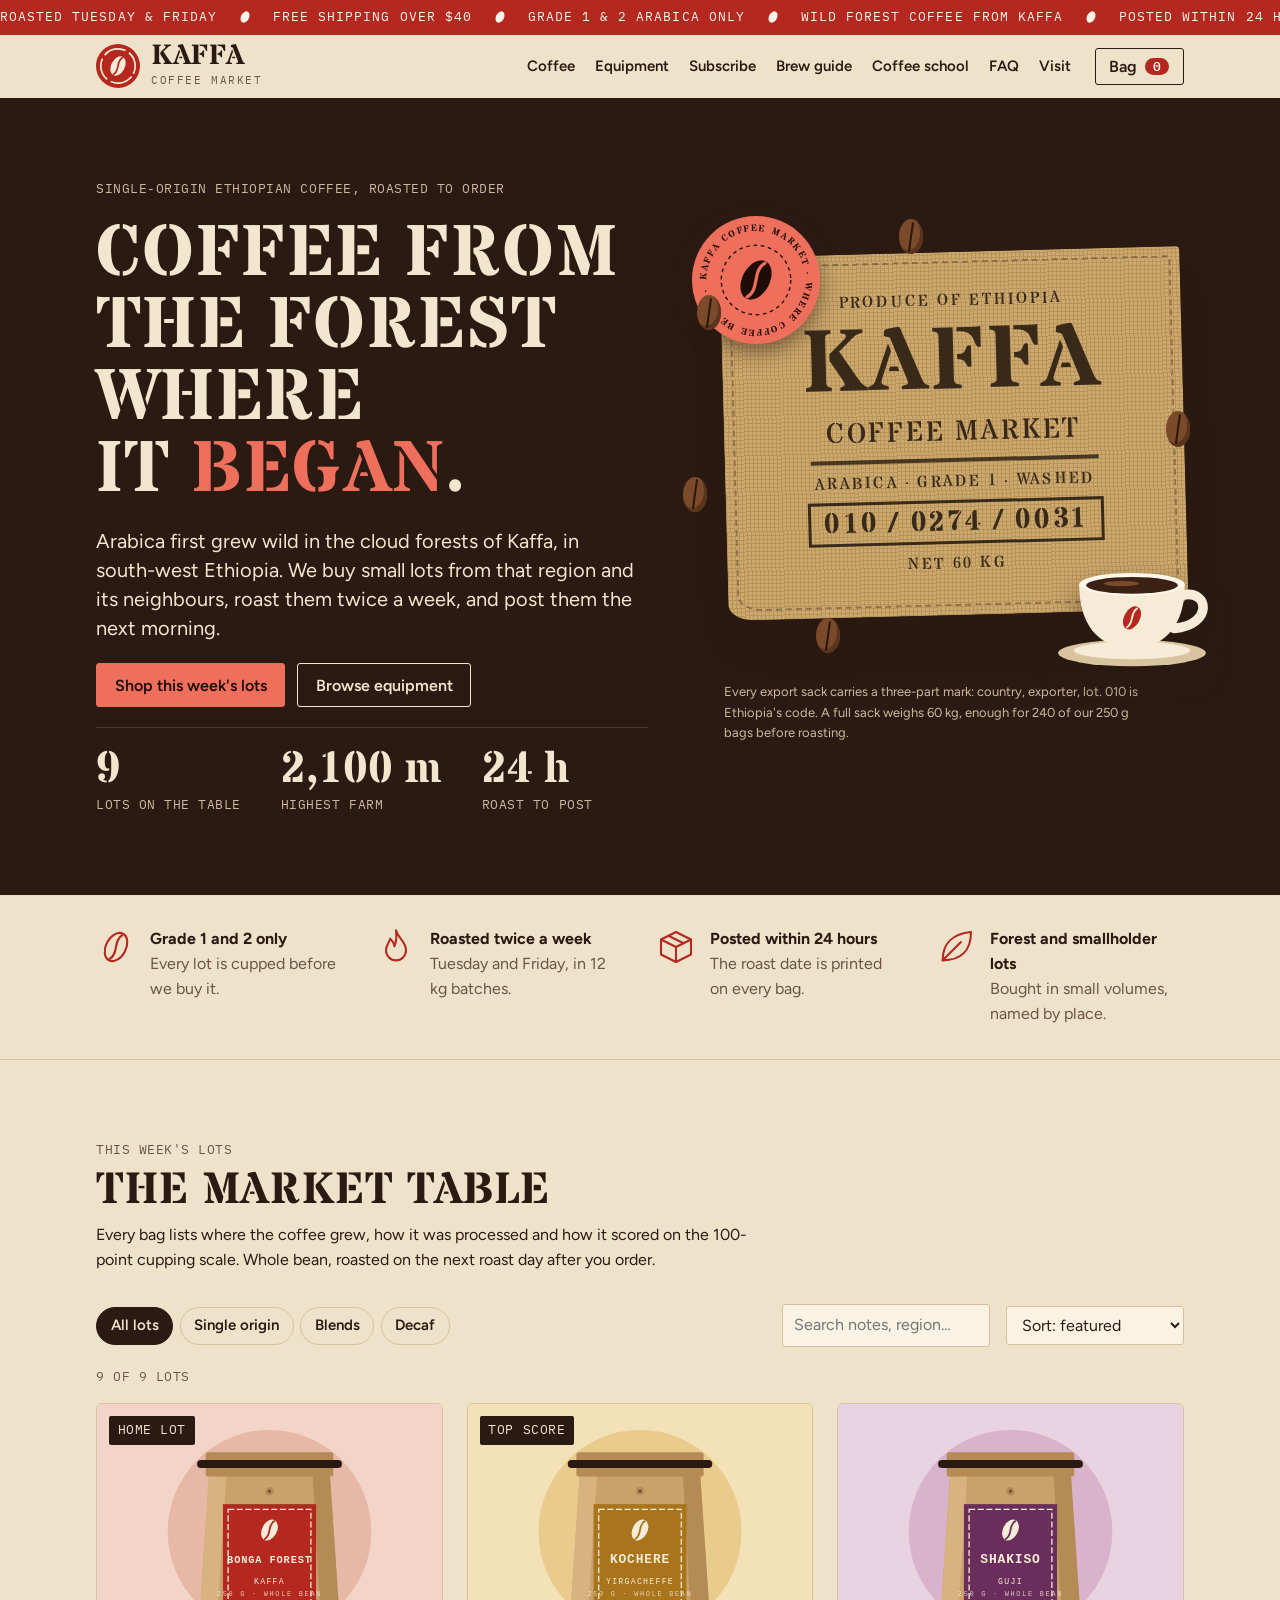
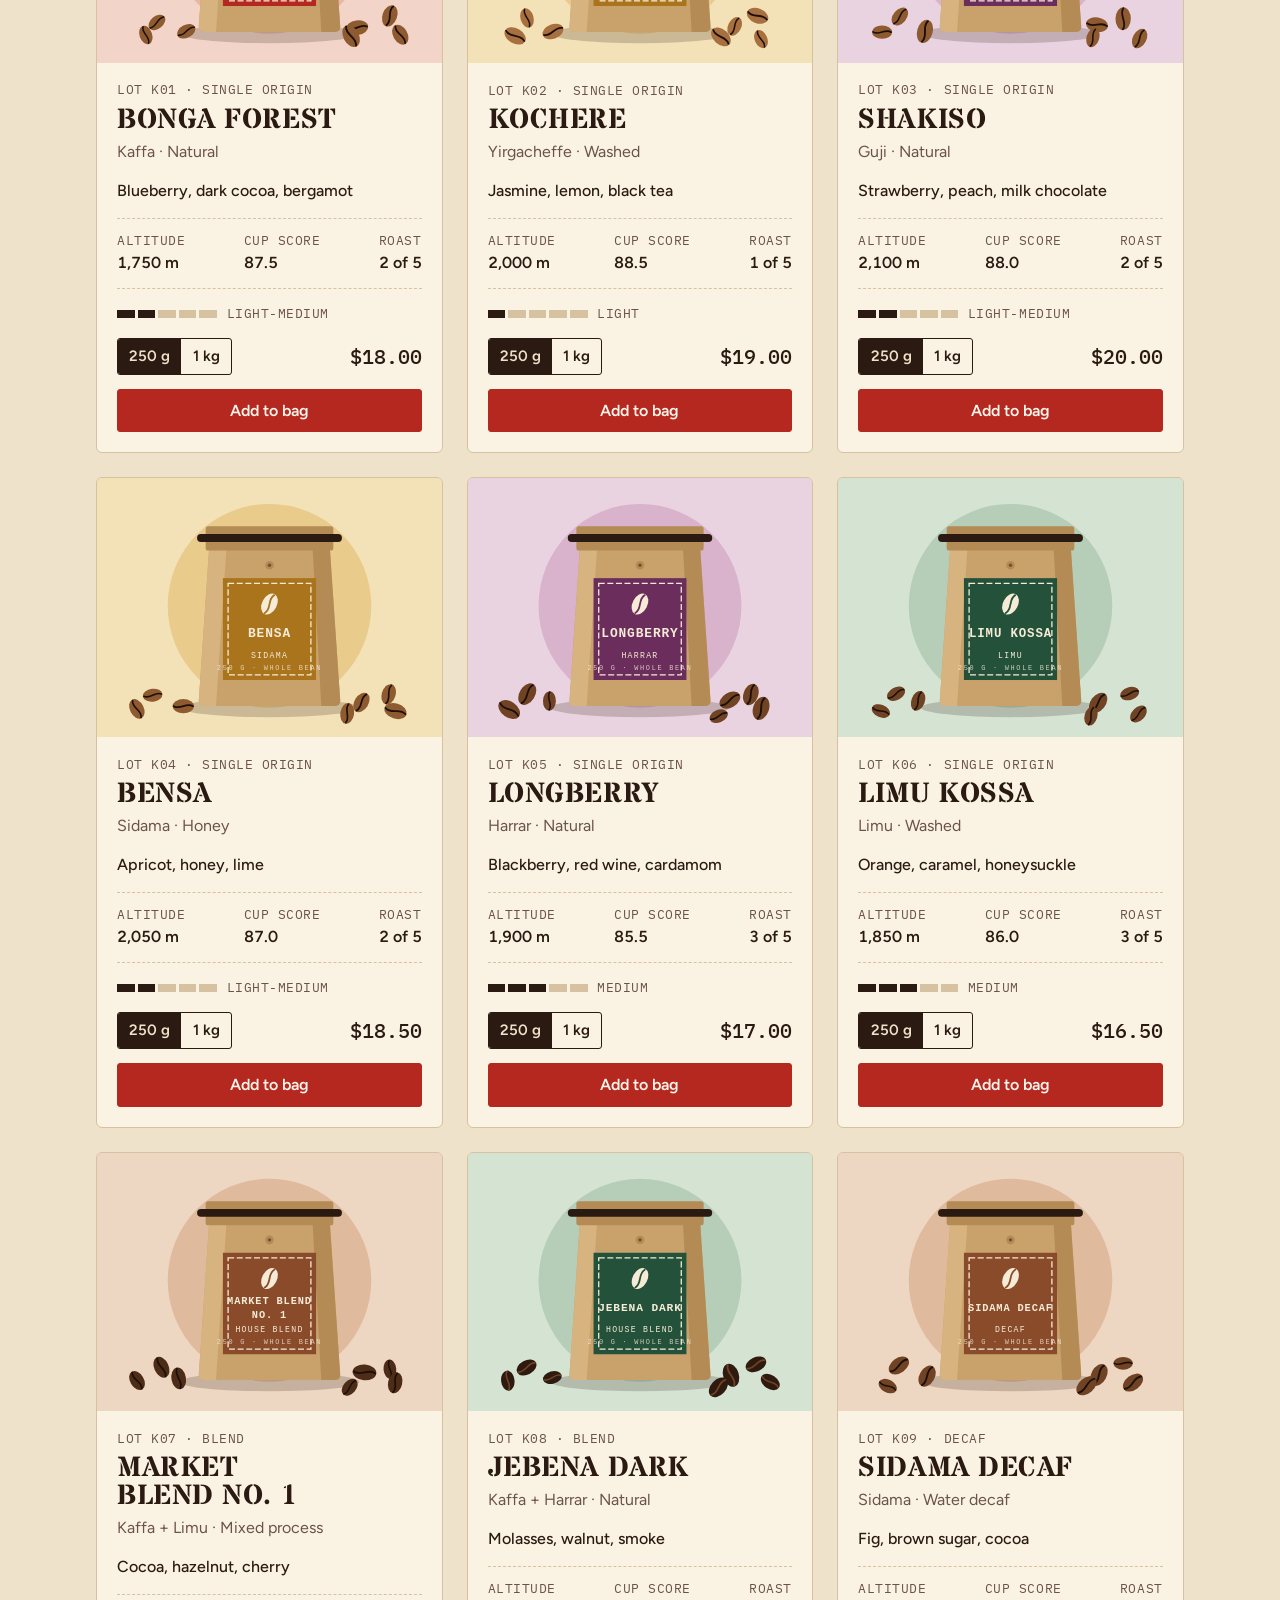
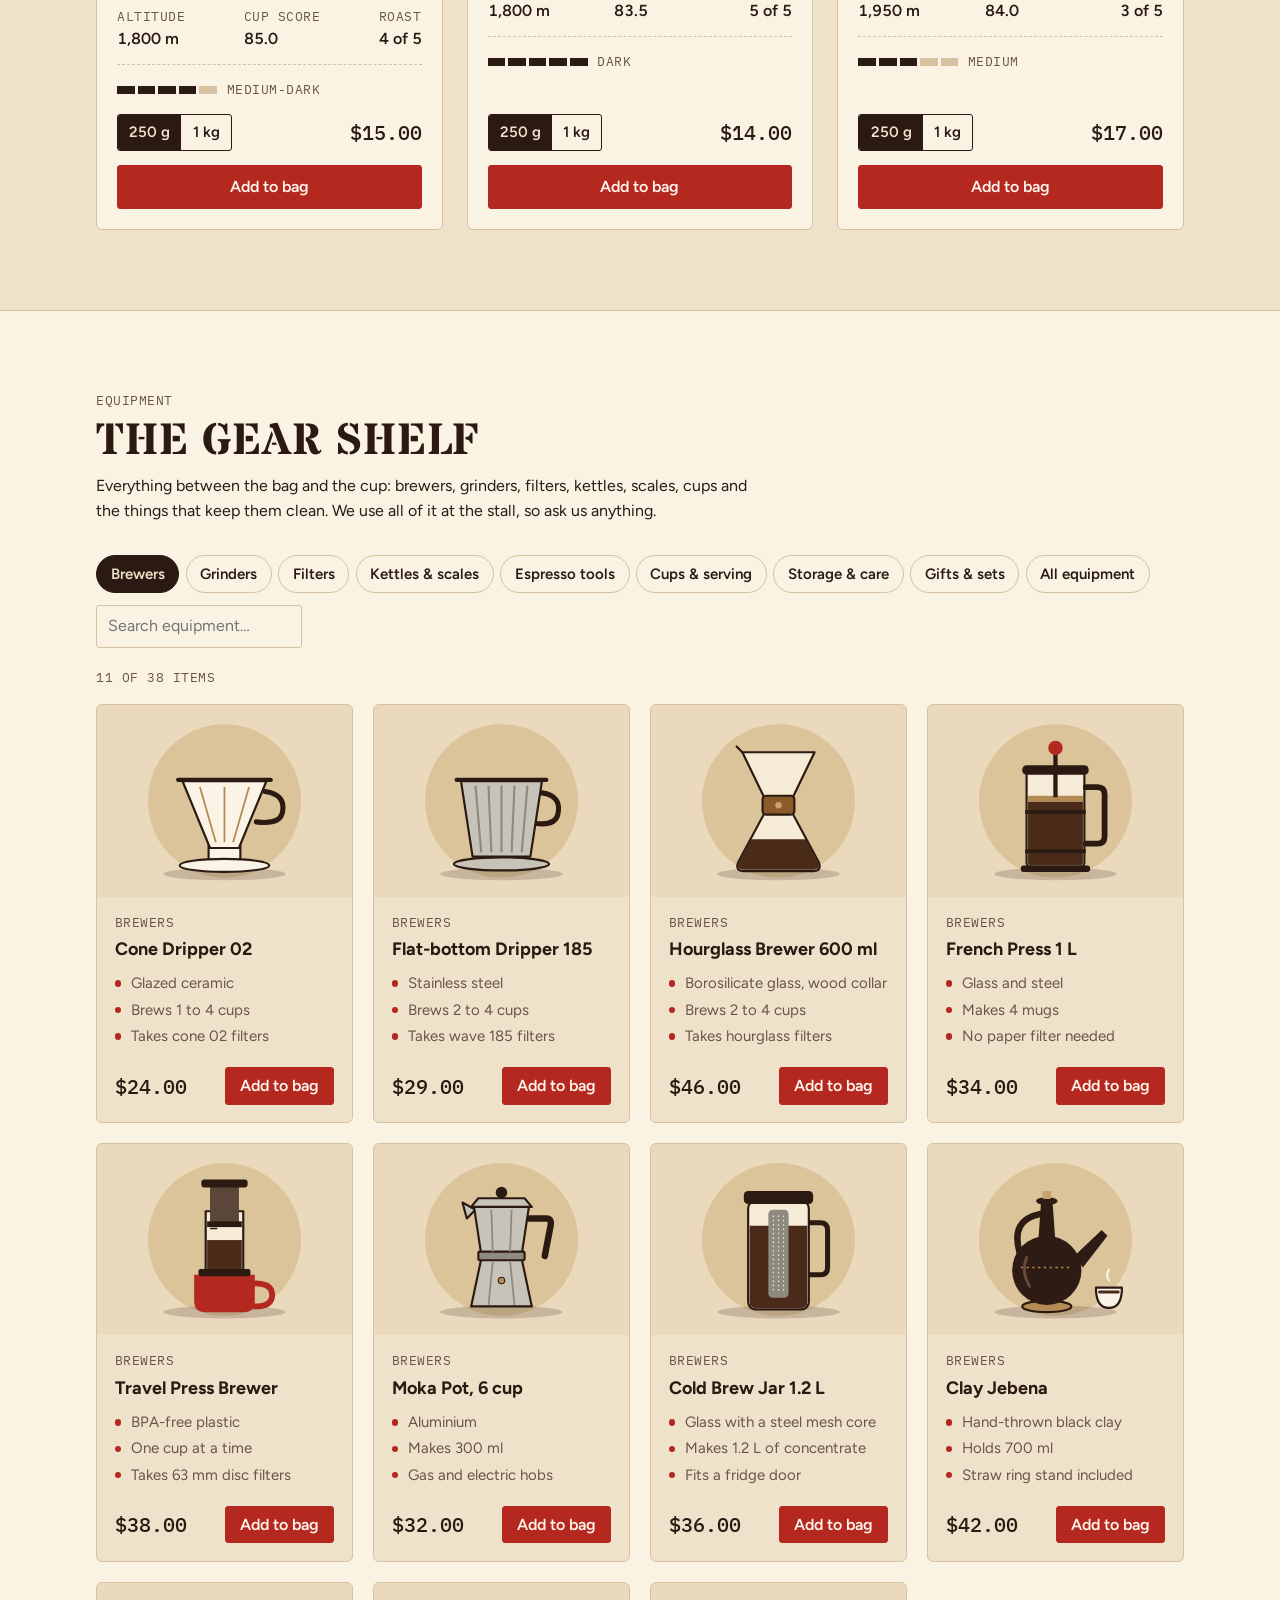
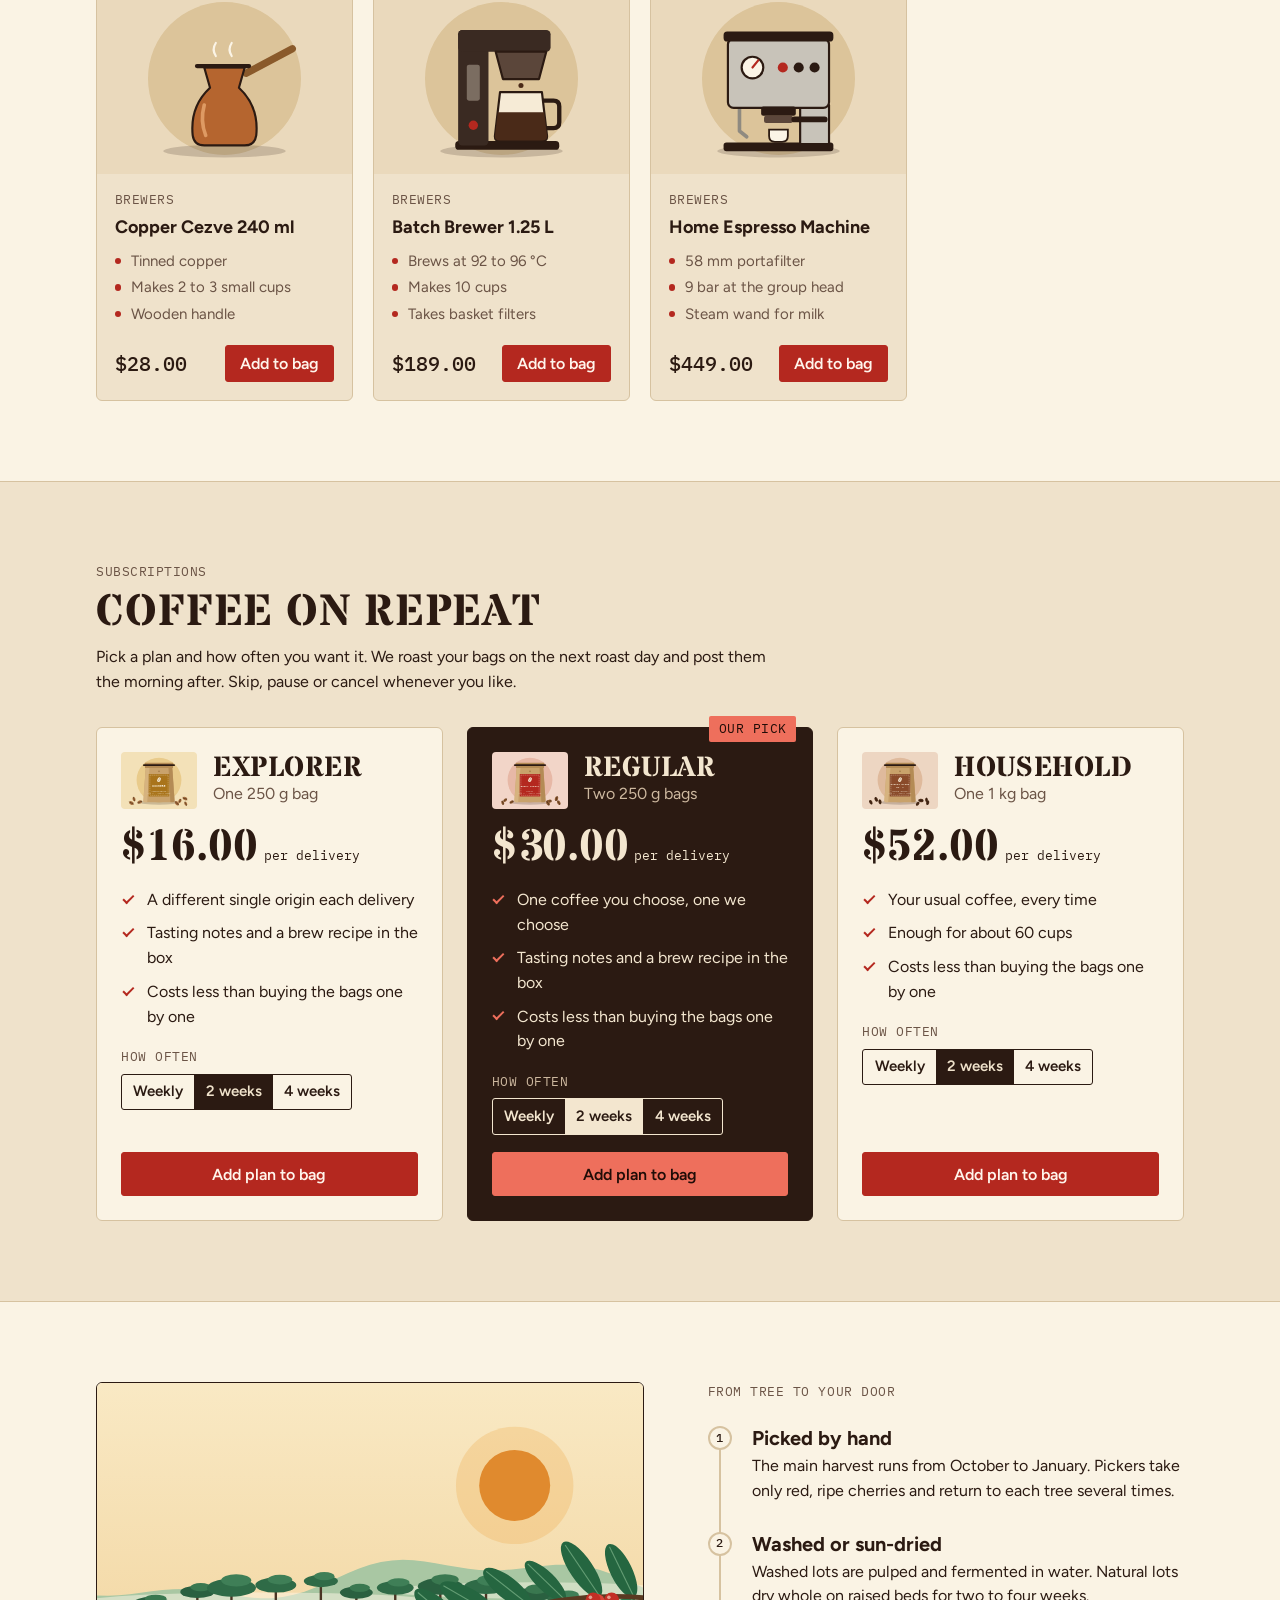
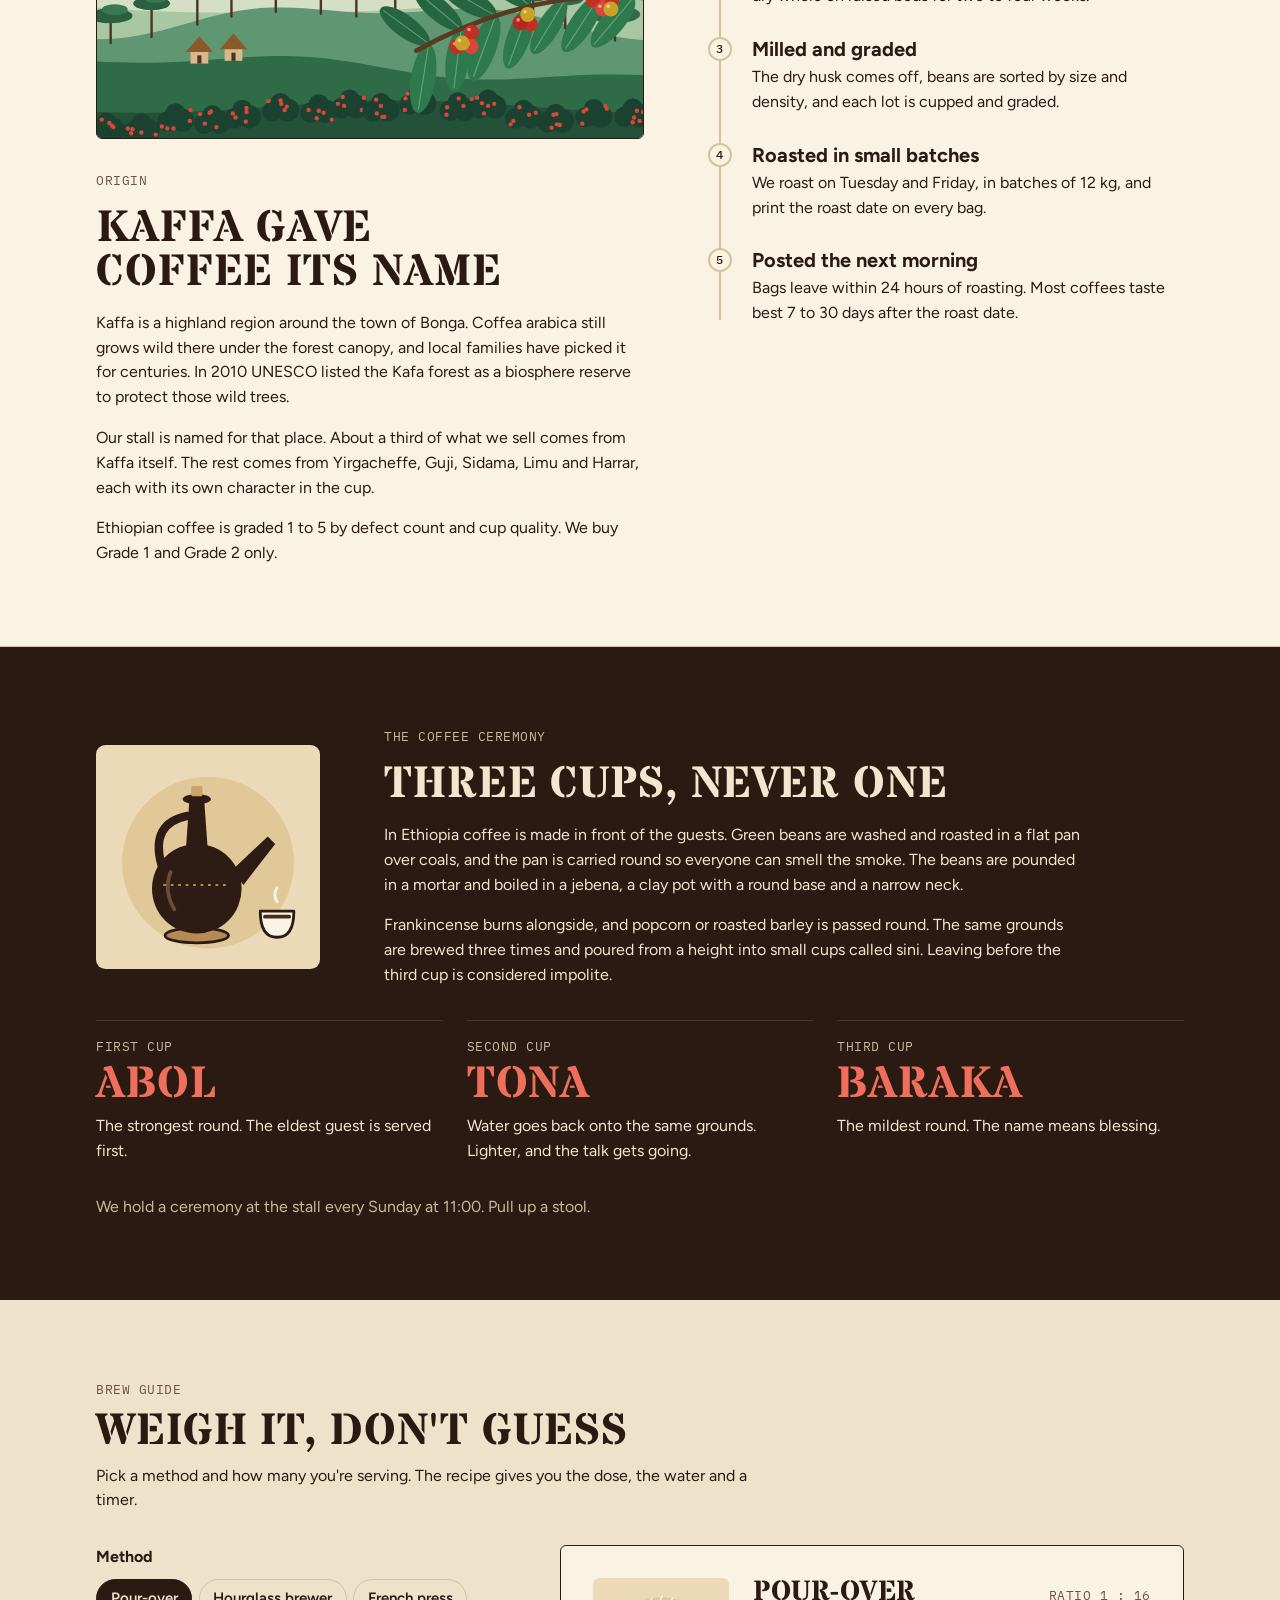
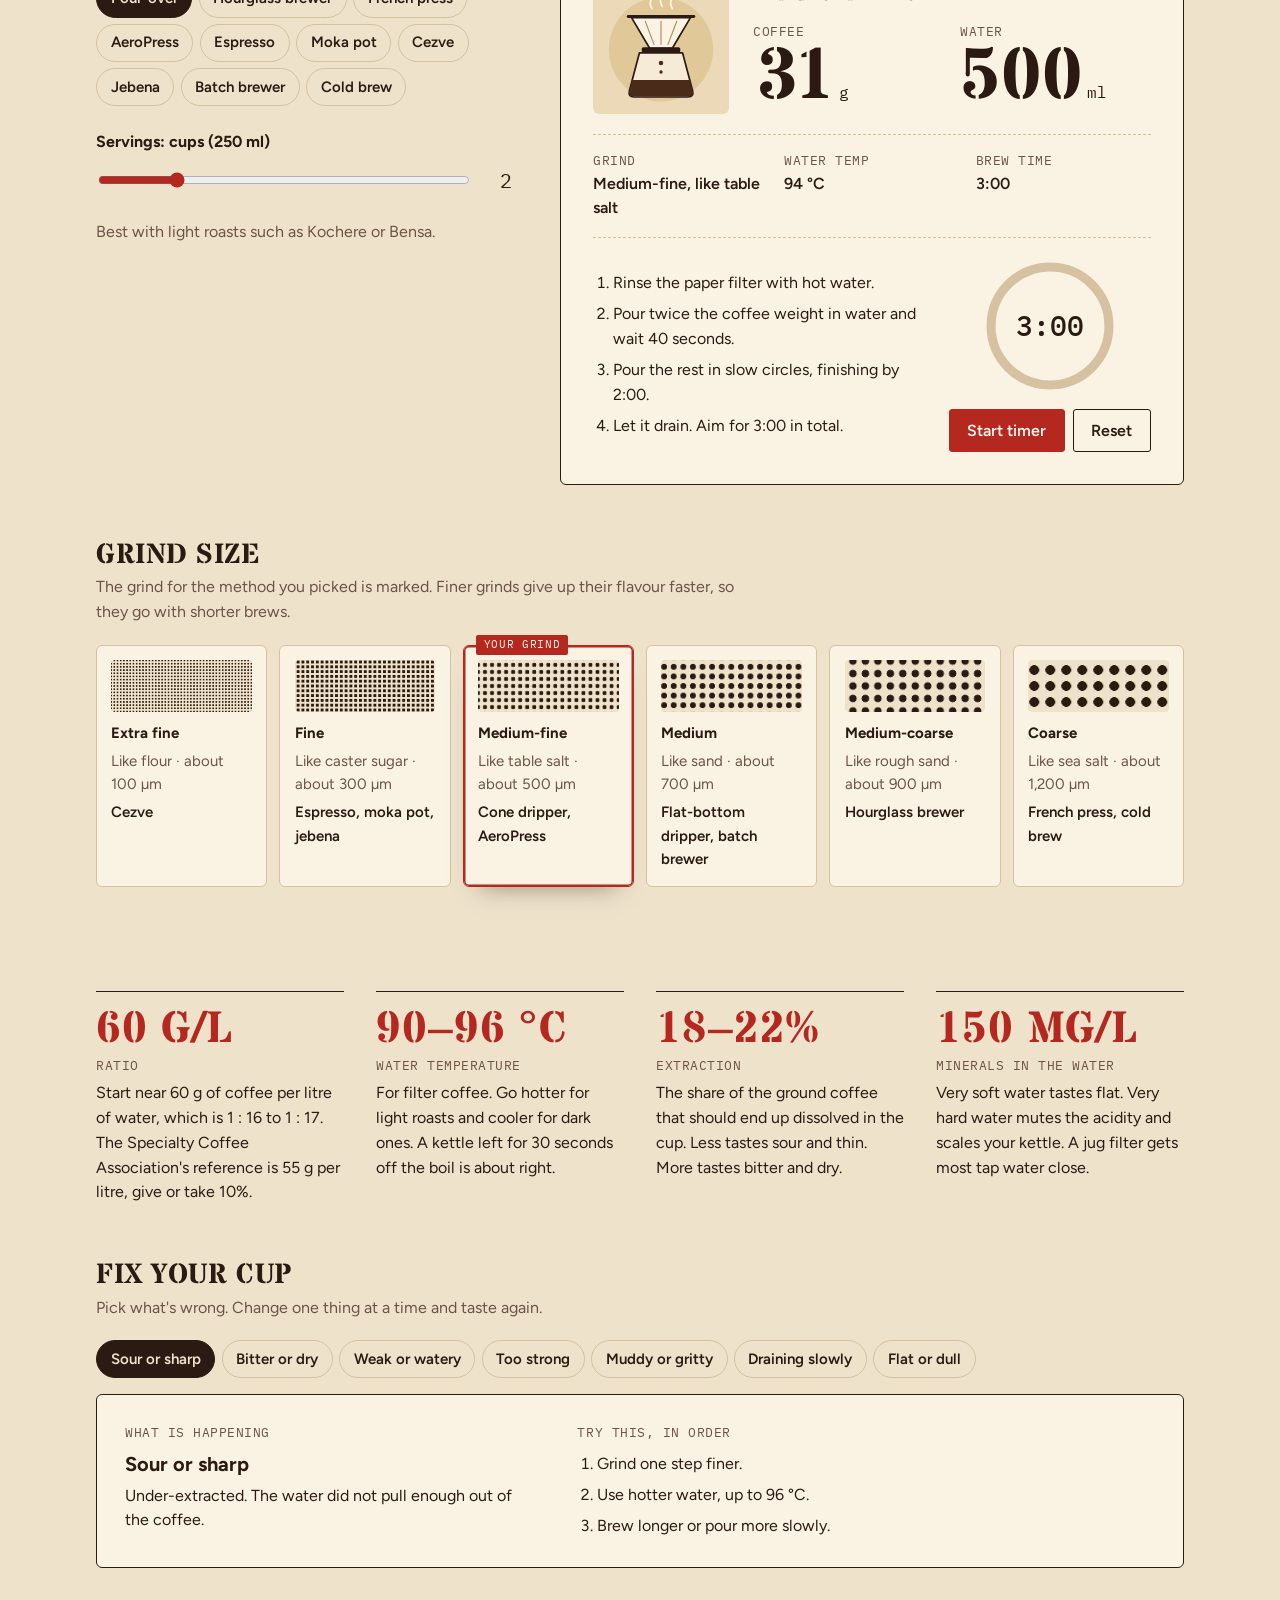
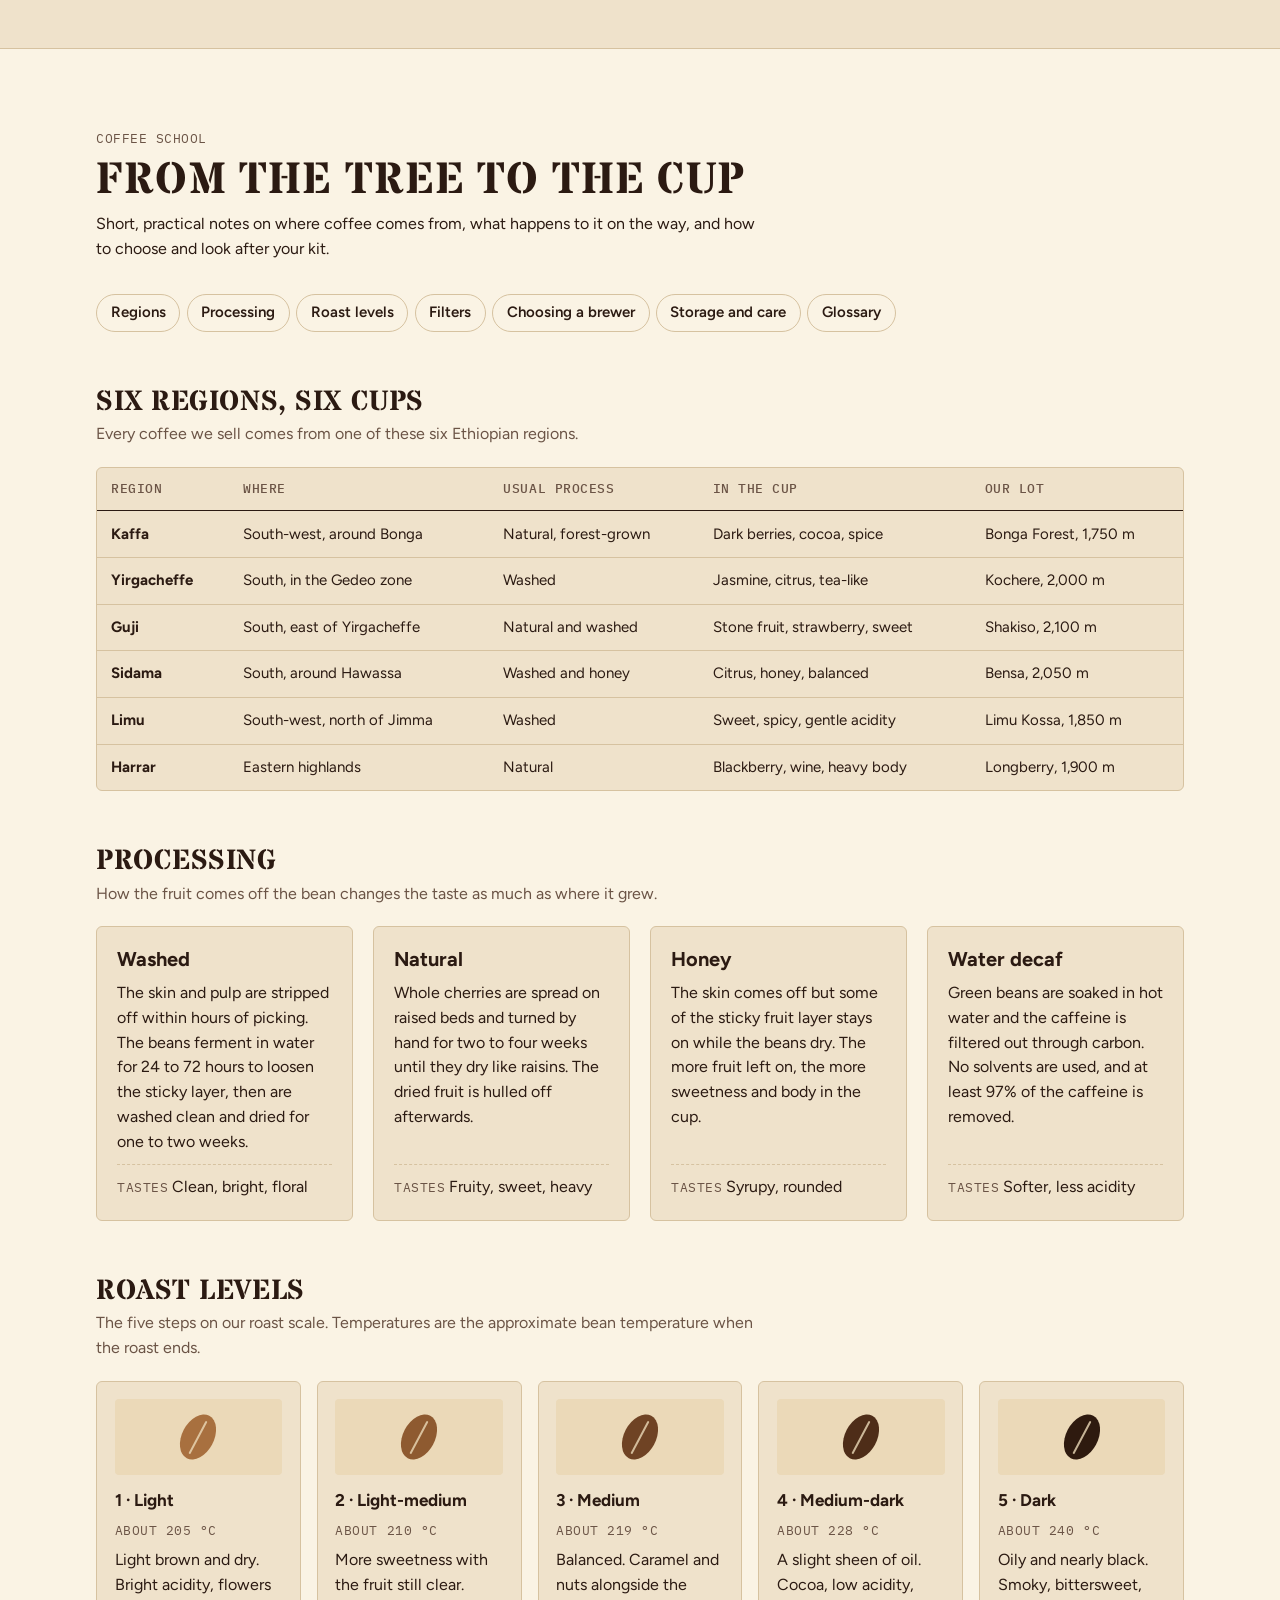
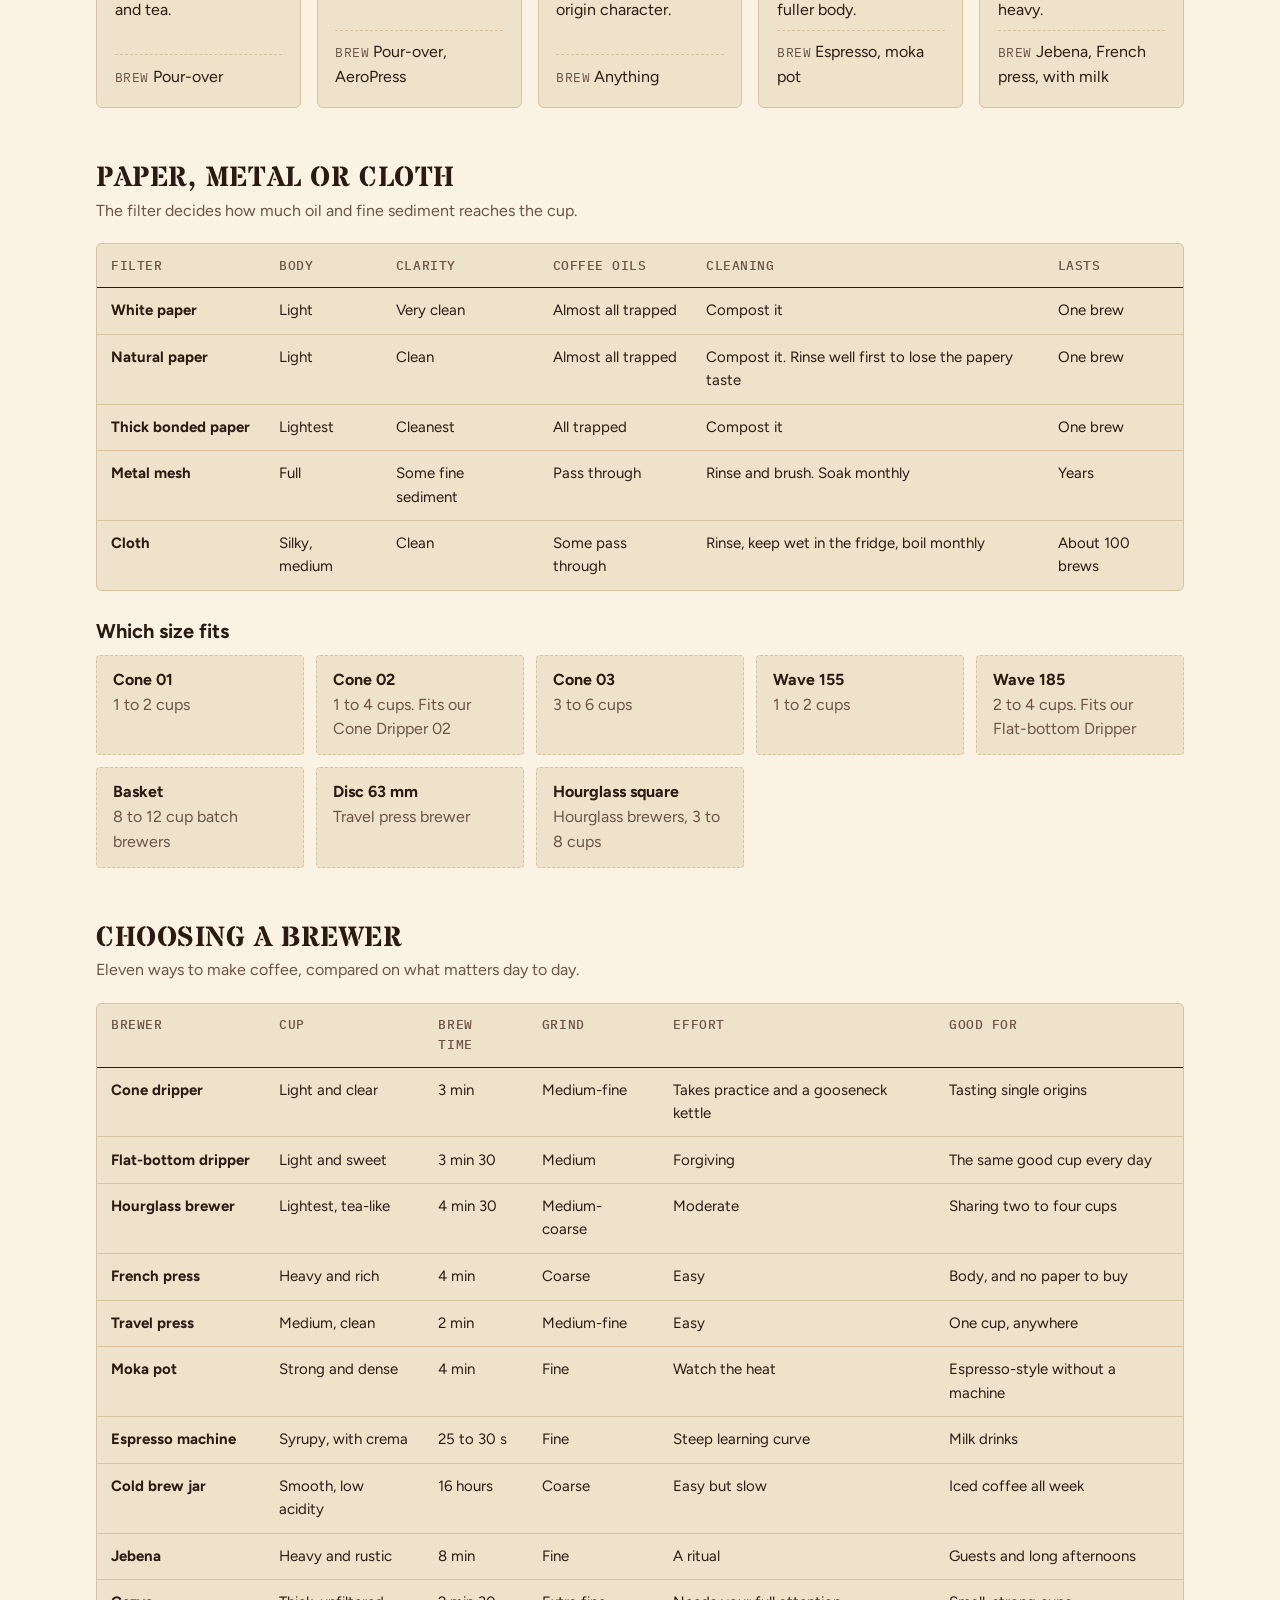
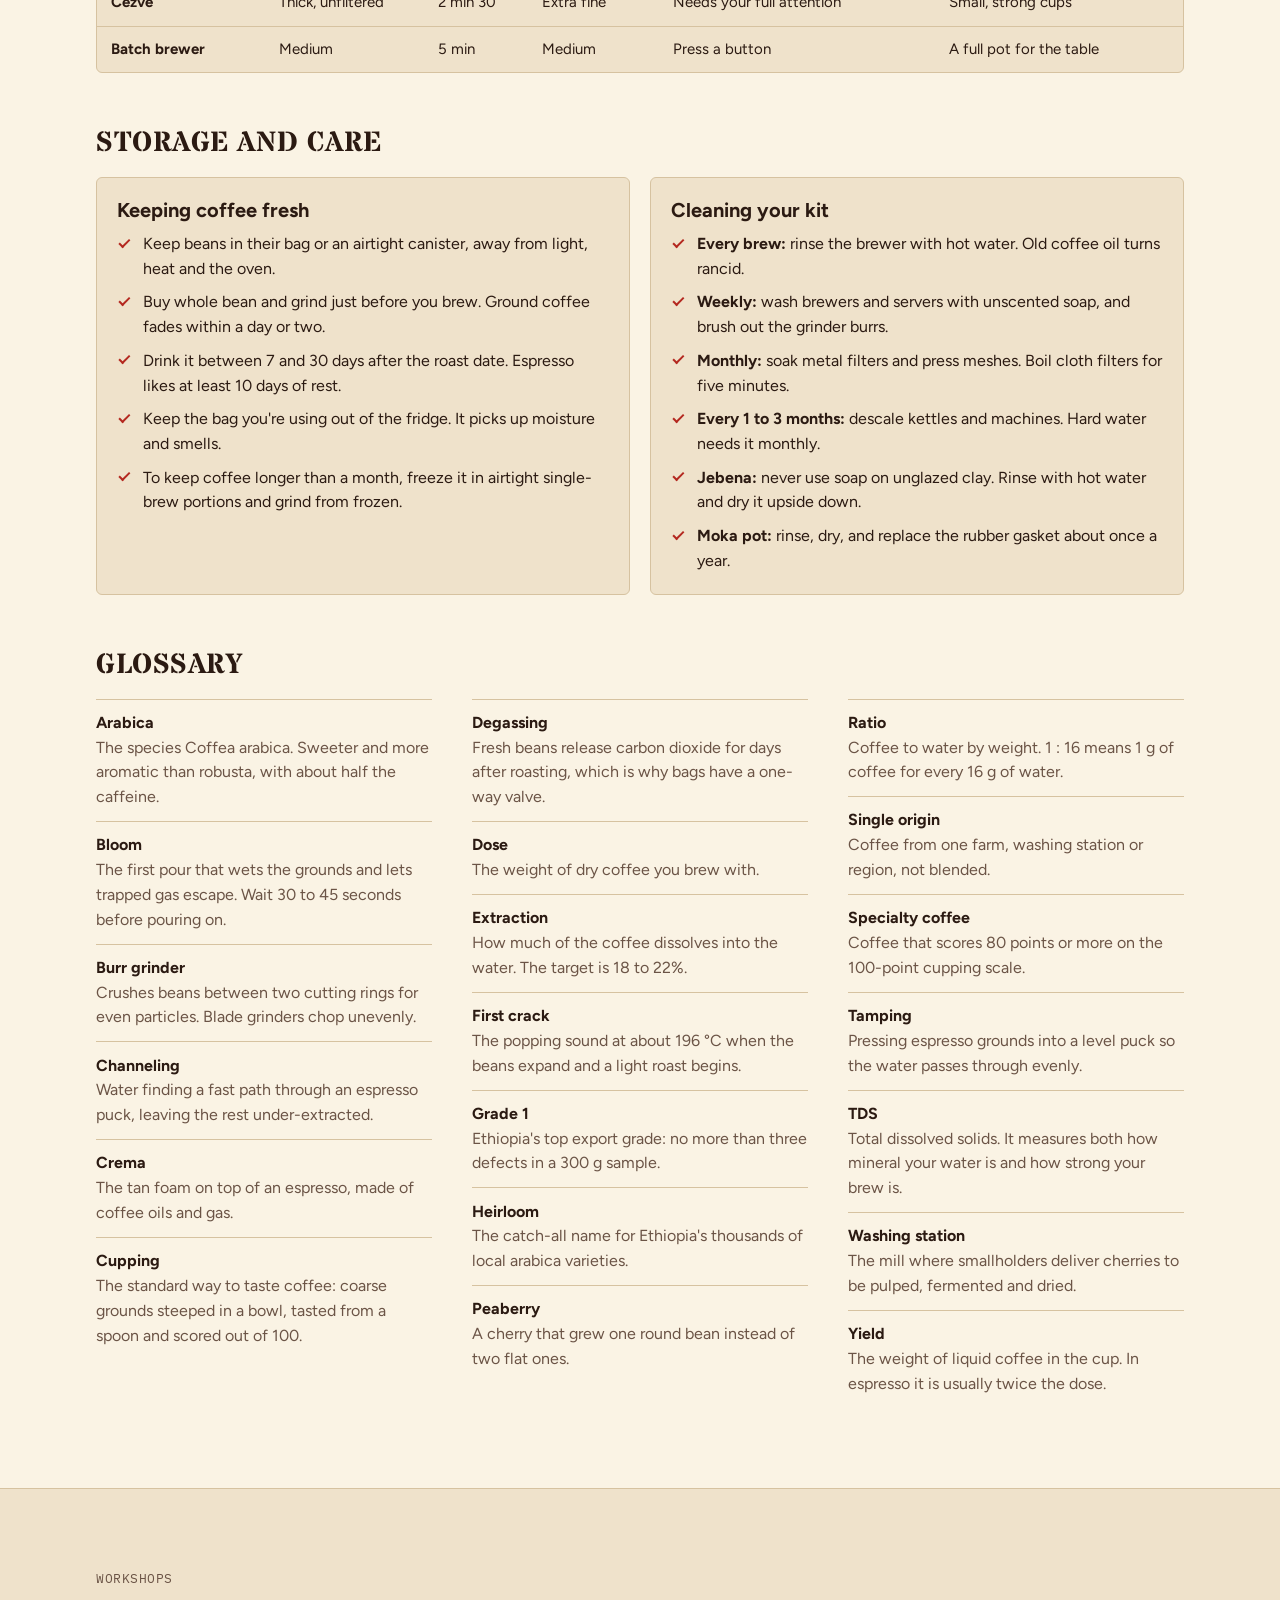
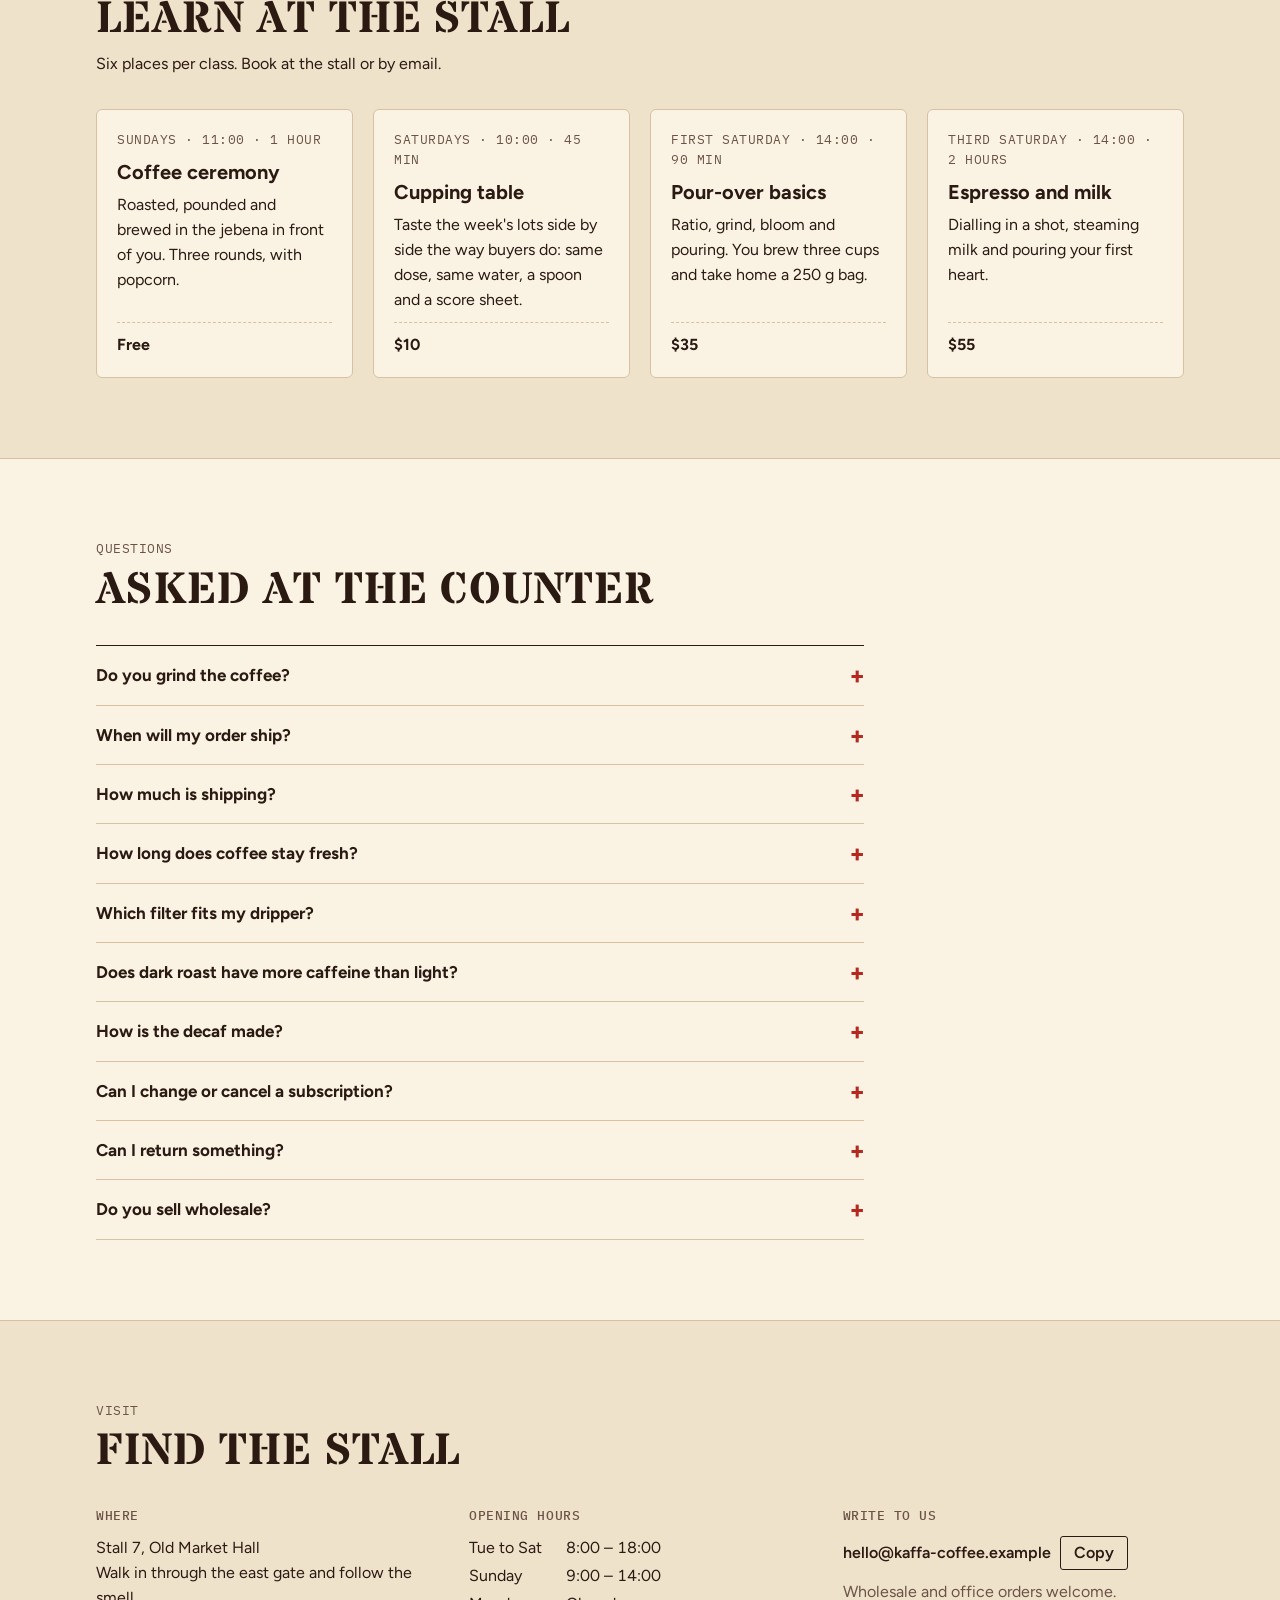
<file: index.html>
<!DOCTYPE html>
<html lang="en">
<head>
<meta charset="utf-8">
<meta name="viewport" content="width=device-width, initial-scale=1, viewport-fit=cover">
<title>Kaffa Coffee Market</title>
<meta name="description" content="Single-origin Ethiopian coffee from Kaffa, the forest where arabica began. Roasted every Tuesday and Friday and posted the next morning.">
<meta name="theme-color" content="#2B1A12">
<link rel="icon" href="images/logo.svg" type="image/svg+xml">
<link rel="preconnect" href="https://fonts.googleapis.com">
<link rel="preconnect" href="https://fonts.gstatic.com" crossorigin>
<link rel="stylesheet" href="https://fonts.googleapis.com/css2?family=Stardos+Stencil:wght@400;700&family=Figtree:wght@400;500;600;700&family=IBM+Plex+Mono:wght@400;500&display=swap">
<link rel="stylesheet" href="style.css">
<script src="script.js" defer></script>
</head>
<body>
<a class="skip" href="#shop">Skip to the shop</a>

<!-- Ticker -->
<div class="ticker" aria-hidden="true">
  <div class="ticker-track">
    <span>Roasted Tuesday &amp; Friday</span><i></i><span>Free shipping over $40</span><i></i><span>Grade 1 &amp; 2 arabica only</span><i></i><span>Wild forest coffee from Kaffa</span><i></i><span>Posted within 24 hours</span><i></i>
    <span>Roasted Tuesday &amp; Friday</span><i></i><span>Free shipping over $40</span><i></i><span>Grade 1 &amp; 2 arabica only</span><i></i><span>Wild forest coffee from Kaffa</span><i></i><span>Posted within 24 hours</span><i></i>
  </div>
</div>

<!-- Header -->
<header class="site-head" id="site-head">
  <div class="wrap head-row">
    <a class="brand" href="#top" aria-label="Kaffa Coffee Market, back to top">
      <img class="brand-mark" src="images/logo.svg" alt="" width="44" height="44">
      <span class="brand-text">
        <span class="brand-name display">Kaffa</span>
        <span class="brand-sub mono">Coffee Market</span>
      </span>
    </a>
    <nav class="nav" id="site-nav" aria-label="Sections">
      <a href="#shop">Coffee</a>
      <a href="#gear">Equipment</a>
      <a href="#subscribe">Subscribe</a>
      <a href="#brew">Brew guide</a>
      <a href="#learn">Coffee school</a>
      <a href="#faq">FAQ</a>
      <a href="#visit">Visit</a>
    </nav>
    <button class="btn bag-btn" id="bag-open" type="button" aria-haspopup="dialog">
      Bag <span class="bag-count" id="bag-count">0</span>
    </button>
    <button class="btn nav-toggle" id="nav-toggle" type="button" aria-expanded="false" aria-controls="site-nav">Menu</button>
  </div>
  <div class="progress" aria-hidden="true"><span id="progress-bar"></span></div>
</header>

<main id="top">
  <!-- Hero -->
  <section class="hero band" id="hero">
    <div class="wrap hero-grid">
      <div class="hero-copy">
        <p class="mono muted load" style="--n:0">Single-origin Ethiopian coffee, roasted to order</p>
        <h1 class="display load" style="--n:1">Coffee from the forest where it <em>began</em>.</h1>
        <p class="hero-lede load" style="--n:2">Arabica first grew wild in the cloud forests of Kaffa, in south-west Ethiopia. We buy small lots from that region and its neighbours, roast them twice a week, and post them the next morning.</p>
        <div class="hero-actions load" style="--n:3">
          <a class="btn btn-primary" href="#shop">Shop this week's lots</a>
          <a class="btn" href="#gear">Browse equipment</a>
        </div>
        <ul class="hero-facts load" style="--n:4">
          <li><strong><span data-count="9">9</span></strong><span class="mono muted">Lots on the table</span></li>
          <li><strong><span data-count="2100">2,100</span> m</strong><span class="mono muted">Highest farm</span></li>
          <li><strong><span data-count="24">24</span> h</strong><span class="mono muted">Roast to post</span></li>
        </ul>
      </div>

      <figure class="hero-art load" style="--n:2">
        <div class="stage" id="stage">
          <div class="sack layer" style="--depth:-8">
            <p class="sack-s">Produce of Ethiopia</p>
            <p class="sack-xl">Kaffa</p>
            <p class="sack-m">Coffee Market</p>
            <span class="sack-rule"></span>
            <p class="sack-s">Arabica · Grade 1 · Washed</p>
            <p class="sack-ico">010 / 0274 / 0031</p>
            <p class="sack-s">Net 60 kg</p>
          </div>

          <svg class="seal layer" style="--depth:18" viewBox="0 0 140 140" aria-hidden="true">
            <circle class="seal-disc" cx="70" cy="70" r="70"/>
            <defs><path id="seal-path" d="M70 70m-54 0a54 54 0 1 1 108 0a54 54 0 1 1-108 0"/></defs>
            <g class="seal-ring">
              <text class="seal-text"><textPath href="#seal-path" textLength="330">KAFFA COFFEE MARKET · WHERE COFFEE BEGAN ·</textPath></text>
            </g>
            <circle class="seal-inner" cx="70" cy="70" r="38"/>
            <g transform="rotate(28 70 70)">
              <ellipse class="seal-bean" cx="70" cy="70" rx="15" ry="23"/>
              <path class="seal-crease" d="M70 49C61 62 79 78 70 91"/>
            </g>
          </svg>

          <svg class="cup layer" style="--depth:14" viewBox="0 0 200 190" aria-hidden="true">
            <path class="steam" style="--s:0" d="M74 62q-10-13 0-26q10-13 0-26"/>
            <path class="steam" style="--s:1" d="M100 58q-10-13 0-26q10-13 0-26"/>
            <path class="steam" style="--s:2" d="M126 62q-10-13 0-26q10-13 0-26"/>
            <ellipse cx="100" cy="166" rx="84" ry="15" fill="#D9C4A0"/>
            <ellipse cx="100" cy="163" rx="66" ry="10" fill="#F6EBD6"/>
            <path d="M158 100c30-6 34 34-10 38" fill="none" stroke="#F6EBD6" stroke-width="11" stroke-linecap="round"/>
            <path d="M40 88H160C160 132 140 160 100 160C60 160 40 132 40 88Z" fill="#F6EBD6"/>
            <ellipse cx="100" cy="88" rx="60" ry="13" fill="#FFF8EA"/>
            <ellipse cx="100" cy="89" rx="52" ry="9.5" fill="#3A2114"/>
            <ellipse cx="88" cy="87" rx="20" ry="3" fill="#7A4A2A"/>
            <g transform="rotate(28 100 126)"><ellipse cx="100" cy="126" rx="9" ry="14" fill="#B4281F"/><path d="M100 114C95 122 105 130 100 138" fill="none" stroke="#F6EBD6" stroke-width="2.2" stroke-linecap="round"/></g>
          </svg>

          <span class="bean layer" style="--depth:30; --x:-6%; --y:12%; --r:20deg; --t:6s"></span>
          <span class="bean layer" style="--depth:22; --x:-9%; --y:62%; --r:-35deg; --t:7.5s"></span>
          <span class="bean layer" style="--depth:34; --x:96%; --y:44%; --r:70deg; --t:5.5s"></span>
          <span class="bean layer" style="--depth:26; --x:38%; --y:-9%; --r:110deg; --t:8s"></span>
          <span class="bean layer" style="--depth:20; --x:20%; --y:101%; --r:-10deg; --t:6.5s"></span>
        </div>
        <figcaption>Every export sack carries a three-part mark: country, exporter, lot. 010 is Ethiopia's code. A full sack weighs 60 kg, enough for 240 of our 250 g bags before roasting.</figcaption>
      </figure>
    </div>
  </section>

  <!-- Brand promises -->
  <section class="promises">
    <ul class="wrap promise-grid">
      <li data-reveal style="--d:0">
        <svg viewBox="0 0 48 48" aria-hidden="true"><g transform="rotate(28 24 24)"><ellipse cx="24" cy="24" rx="12" ry="18"/><path d="M24 8C17 18 31 30 24 40"/></g></svg>
        <div><strong>Grade 1 and 2 only</strong><span class="muted">Every lot is cupped before we buy it.</span></div>
      </li>
      <li data-reveal style="--d:1">
        <svg viewBox="0 0 48 48" aria-hidden="true"><path d="M24 4c2 9 12 13 12 24a12 12 0 0 1-24 0c0-6 4-9 5-14c3 3 5 5 5 9c2-4 3-11 2-19z"/></svg>
        <div><strong>Roasted twice a week</strong><span class="muted">Tuesday and Friday, in 12 kg batches.</span></div>
      </li>
      <li data-reveal style="--d:2">
        <svg viewBox="0 0 48 48" aria-hidden="true"><path d="M6 15l18-9 18 9v18l-18 9-18-9z"/><path d="M6 15l18 9 18-9M24 24v18M15 10.500l18 9"/></svg>
        <div><strong>Posted within 24 hours</strong><span class="muted">The roast date is printed on every bag.</span></div>
      </li>
      <li data-reveal style="--d:3">
        <svg viewBox="0 0 48 48" aria-hidden="true"><path d="M8 40C8 20 20 8 42 6C42 28 30 40 8 40z"/><path d="M8 40L30 18"/></svg>
        <div><strong>Forest and smallholder lots</strong><span class="muted">Bought in small volumes, named by place.</span></div>
      </li>
    </ul>
  </section>

  <!-- Shop -->
  <section class="section" id="shop">
    <div class="wrap">
      <div class="section-head" data-reveal>
        <p class="mono muted">This week's lots</p>
        <h2 class="display">The market table</h2>
        <p>Every bag lists where the coffee grew, how it was processed and how it scored on the 100-point cupping scale. Whole bean, roasted on the next roast day after you order.</p>
      </div>

      <div class="toolbar" data-reveal>
        <div class="chips" role="group" aria-label="Filter lots by type" id="chips">
          <button class="chip" type="button" data-filter="all" aria-pressed="true">All lots</button>
          <button class="chip" type="button" data-filter="single" aria-pressed="false">Single origin</button>
          <button class="chip" type="button" data-filter="blend" aria-pressed="false">Blends</button>
          <button class="chip" type="button" data-filter="decaf" aria-pressed="false">Decaf</button>
        </div>
        <label class="sr-only" for="lot-search">Search lots</label>
        <input class="field" id="lot-search" type="search" placeholder="Search notes, region…" autocomplete="off">
        <label class="sr-only" for="lot-sort">Sort lots</label>
        <select class="field" id="lot-sort">
          <option value="featured">Sort: featured</option>
          <option value="price-asc">Price: low to high</option>
          <option value="price-desc">Price: high to low</option>
          <option value="score">Cup score: highest</option>
          <option value="roast">Roast: lightest first</option>
        </select>
      </div>
      <p class="result-count mono" id="result-count" aria-live="polite"></p>
      <div class="lots" id="lots"></div>
    </div>
  </section>

  <!-- Equipment -->
  <section class="section section-alt" id="gear">
    <div class="wrap">
      <div class="section-head" data-reveal>
        <p class="mono muted">Equipment</p>
        <h2 class="display">The gear shelf</h2>
        <p>Everything between the bag and the cup: brewers, grinders, filters, kettles, scales, cups and the things that keep them clean. We use all of it at the stall, so ask us anything.</p>
      </div>
      <div class="toolbar" data-reveal>
        <div class="chips" role="group" aria-label="Filter equipment by type" id="gear-chips"></div>
        <label class="sr-only" for="gear-search">Search equipment</label>
        <input class="field" id="gear-search" type="search" placeholder="Search equipment…" autocomplete="off">
      </div>
      <p class="result-count mono" id="gear-count" aria-live="polite"></p>
      <div class="lots gear-grid" id="gear-grid"></div>
    </div>
  </section>

  <!-- Subscriptions -->
  <section class="section" id="subscribe">
    <div class="wrap">
      <div class="section-head" data-reveal>
        <p class="mono muted">Subscriptions</p>
        <h2 class="display">Coffee on repeat</h2>
        <p>Pick a plan and how often you want it. We roast your bags on the next roast day and post them the morning after. Skip, pause or cancel whenever you like.</p>
      </div>
      <div class="plans" id="plans"></div>
    </div>
  </section>

  <!-- Origin -->
  <section class="section section-alt" id="origin">
    <div class="wrap origin-grid">
      <div class="origin-main">
        <figure class="origin-fig" data-reveal>
          <img src="images/kaffa-forest.svg" alt="Illustration of the Kaffa highlands: forested hills, two round huts, rows of coffee shrubs and a branch of ripe coffee cherries." width="800" height="520" loading="lazy">
        </figure>
        <div class="origin-text" data-reveal>
          <p class="mono muted">Origin</p>
          <h2 class="display">Kaffa gave coffee its name</h2>
          <p>Kaffa is a highland region around the town of Bonga. Coffea arabica still grows wild there under the forest canopy, and local families have picked it for centuries. In 2010 UNESCO listed the Kafa forest as a biosphere reserve to protect those wild trees.</p>
          <p>Our stall is named for that place. About a third of what we sell comes from Kaffa itself. The rest comes from Yirgacheffe, Guji, Sidama, Limu and Harrar, each with its own character in the cup.</p>
          <p>Ethiopian coffee is graded 1 to 5 by defect count and cup quality. We buy Grade 1 and Grade 2 only.</p>
        </div>
      </div>
      <div class="origin-side">
        <p class="mono muted">From tree to your door</p>
        <ol class="steps" id="steps">
          <li data-reveal><h3>Picked by hand</h3><p>The main harvest runs from October to January. Pickers take only red, ripe cherries and return to each tree several times.</p></li>
          <li data-reveal><h3>Washed or sun-dried</h3><p>Washed lots are pulped and fermented in water. Natural lots dry whole on raised beds for two to four weeks.</p></li>
          <li data-reveal><h3>Milled and graded</h3><p>The dry husk comes off, beans are sorted by size and density, and each lot is cupped and graded.</p></li>
          <li data-reveal><h3>Roasted in small batches</h3><p>We roast on Tuesday and Friday, in batches of 12 kg, and print the roast date on every bag.</p></li>
          <li data-reveal><h3>Posted the next morning</h3><p>Bags leave within 24 hours of roasting. Most coffees taste best 7 to 30 days after the roast date.</p></li>
        </ol>
      </div>
    </div>
  </section>

  <!-- Coffee ceremony -->
  <section class="section band" id="ceremony">
    <div class="wrap ceremony-grid">
      <img class="ceremony-img" src="images/brew/jebena.svg" alt="Illustration of a black clay jebena coffee pot beside a small handleless cup." width="240" height="240" loading="lazy" data-reveal>
      <div class="ceremony-text" data-reveal>
        <p class="mono muted">The coffee ceremony</p>
        <h2 class="display">Three cups, never one</h2>
        <p>In Ethiopia coffee is made in front of the guests. Green beans are washed and roasted in a flat pan over coals, and the pan is carried round so everyone can smell the smoke. The beans are pounded in a mortar and boiled in a jebena, a clay pot with a round base and a narrow neck.</p>
        <p>Frankincense burns alongside, and popcorn or roasted barley is passed round. The same grounds are brewed three times and poured from a height into small cups called sini. Leaving before the third cup is considered impolite.</p>
      </div>
      <ol class="rounds">
        <li data-reveal style="--d:0"><span class="mono muted">First cup</span><strong class="display">Abol</strong><p>The strongest round. The eldest guest is served first.</p></li>
        <li data-reveal style="--d:1"><span class="mono muted">Second cup</span><strong class="display">Tona</strong><p>Water goes back onto the same grounds. Lighter, and the talk gets going.</p></li>
        <li data-reveal style="--d:2"><span class="mono muted">Third cup</span><strong class="display">Baraka</strong><p>The mildest round. The name means blessing.</p></li>
      </ol>
      <p class="ceremony-note muted">We hold a ceremony at the stall every Sunday at 11:00. Pull up a stool.</p>
    </div>
  </section>

  <!-- Brew guide -->
  <section class="section" id="brew">
    <div class="wrap">
      <div class="section-head" data-reveal>
        <p class="mono muted">Brew guide</p>
        <h2 class="display">Weigh it, don't guess</h2>
        <p>Pick a method and how many you're serving. The recipe gives you the dose, the water and a timer.</p>
      </div>
      <div class="brew">
        <div class="brew-controls" data-reveal>
          <fieldset>
            <legend>Method</legend>
            <div class="methods" id="methods"></div>
          </fieldset>
          <div>
            <label class="label" for="brew-servings" id="servings-label">Servings</label>
            <div class="servings-row">
              <input id="brew-servings" type="range" min="1" max="6" step="1" value="2">
              <output class="servings-val" id="servings-val" for="brew-servings">2</output>
            </div>
          </div>
          <p class="muted" id="brew-pair"></p>
        </div>

        <div class="recipe" id="recipe" data-reveal style="--d:1">
          <div class="recipe-top">
            <img class="recipe-img" id="brew-img" src="images/brew/pourover.svg" alt="" width="240" height="240">
            <div class="recipe-main">
              <div class="recipe-head">
                <h3 class="display" id="brew-name">Pour-over</h3>
                <span class="mono muted" id="brew-ratio">Ratio 1 : 16</span>
              </div>
              <div class="doses">
                <div><div class="mono muted">Coffee</div><div class="dose-num"><span id="dose-coffee">31</span><small>g</small></div></div>
                <div><div class="mono muted" id="dose-water-label">Water</div><div class="dose-num"><span id="dose-water">500</span><small id="dose-water-unit">ml</small></div></div>
              </div>
            </div>
          </div>
          <dl class="recipe-specs">
            <div><dt class="mono">Grind</dt><dd id="brew-grind">Medium-fine, like table salt</dd></div>
            <div><dt class="mono">Water temp</dt><dd id="brew-temp">94 °C</dd></div>
            <div><dt class="mono">Brew time</dt><dd id="brew-time">3:00</dd></div>
          </dl>
          <div class="recipe-bottom">
            <ol class="recipe-steps" id="brew-steps"></ol>
            <div class="timer" id="timer">
              <div class="timer-dial">
                <svg viewBox="0 0 120 120" aria-hidden="true">
                  <circle class="ring-track" cx="60" cy="60" r="52"/>
                  <circle class="ring-fill" id="timer-ring" cx="60" cy="60" r="52" transform="rotate(-90 60 60)"/>
                </svg>
                <output class="timer-time" id="timer-time" aria-label="Time left">3:00</output>
              </div>
              <div class="timer-btns">
                <button class="btn btn-primary" type="button" id="timer-toggle">Start timer</button>
                <button class="btn" type="button" id="timer-reset">Reset</button>
              </div>
            </div>
            <p class="timer-note muted" id="timer-note" hidden></p>
          </div>
          <p class="sr-only" id="brew-summary" aria-live="polite"></p>
        </div>
      </div>

      <div class="subhead" data-reveal>
        <h3 class="display">Grind size</h3>
        <p class="muted">The grind for the method you picked is marked. Finer grinds give up their flavour faster, so they go with shorter brews.</p>
      </div>
      <ol class="grind-scale" id="grind-scale">
        <li data-grind="0" style="--s:.2rem" data-reveal><span class="grind-dots"></span><strong>Extra fine</strong><span class="muted">Like flour · about 100 µm</span><span class="grind-for">Cezve</span></li>
        <li data-grind="1" style="--s:.3rem" data-reveal><span class="grind-dots"></span><strong>Fine</strong><span class="muted">Like caster sugar · about 300 µm</span><span class="grind-for">Espresso, moka pot, jebena</span></li>
        <li data-grind="2" style="--s:.44rem" data-reveal><span class="grind-dots"></span><strong>Medium-fine</strong><span class="muted">Like table salt · about 500 µm</span><span class="grind-for">Cone dripper, AeroPress</span></li>
        <li data-grind="3" style="--s:.6rem" data-reveal><span class="grind-dots"></span><strong>Medium</strong><span class="muted">Like sand · about 700 µm</span><span class="grind-for">Flat-bottom dripper, batch brewer</span></li>
        <li data-grind="4" style="--s:.78rem" data-reveal><span class="grind-dots"></span><strong>Medium-coarse</strong><span class="muted">Like rough sand · about 900 µm</span><span class="grind-for">Hourglass brewer</span></li>
        <li data-grind="5" style="--s:1rem" data-reveal><span class="grind-dots"></span><strong>Coarse</strong><span class="muted">Like sea salt · about 1,200 µm</span><span class="grind-for">French press, cold brew</span></li>
      </ol>

      <div class="subhead" data-reveal>
        <h3 class="display">Four numbers that decide the cup</h3>
      </div>
      <ul class="basics">
        <li data-reveal style="--d:0"><strong class="display">60 g/L</strong><span class="mono muted">Ratio</span><p>Start near 60 g of coffee per litre of water, which is 1 : 16 to 1 : 17. The Specialty Coffee Association's reference is 55 g per litre, give or take 10%.</p></li>
        <li data-reveal style="--d:1"><strong class="display">90–96 °C</strong><span class="mono muted">Water temperature</span><p>For filter coffee. Go hotter for light roasts and cooler for dark ones. A kettle left for 30 seconds off the boil is about right.</p></li>
        <li data-reveal style="--d:2"><strong class="display">18–22%</strong><span class="mono muted">Extraction</span><p>The share of the ground coffee that should end up dissolved in the cup. Less tastes sour and thin. More tastes bitter and dry.</p></li>
        <li data-reveal style="--d:3"><strong class="display">150 mg/L</strong><span class="mono muted">Minerals in the water</span><p>Very soft water tastes flat. Very hard water mutes the acidity and scales your kettle. A jug filter gets most tap water close.</p></li>
      </ul>

      <div class="subhead" data-reveal>
        <h3 class="display">Fix your cup</h3>
        <p class="muted">Pick what's wrong. Change one thing at a time and taste again.</p>
      </div>
      <div class="fix" data-reveal>
        <div class="chips" role="group" aria-label="What is wrong with the cup" id="fix-chips"></div>
        <div class="fix-panel" id="fix-panel" aria-live="polite"></div>
      </div>
    </div>
  </section>

  <!-- Coffee school -->
  <section class="section section-alt" id="learn">
    <div class="wrap learn">
      <div class="section-head" data-reveal>
        <p class="mono muted">Coffee school</p>
        <h2 class="display">From the tree to the cup</h2>
        <p>Short, practical notes on where coffee comes from, what happens to it on the way, and how to choose and look after your kit.</p>
      </div>
      <nav class="chips learn-nav" aria-label="Coffee school topics" data-reveal>
        <a class="chip" href="#regions">Regions</a>
        <a class="chip" href="#processing">Processing</a>
        <a class="chip" href="#roasts">Roast levels</a>
        <a class="chip" href="#filters">Filters</a>
        <a class="chip" href="#brewers">Choosing a brewer</a>
        <a class="chip" href="#care">Storage and care</a>
        <a class="chip" href="#glossary">Glossary</a>
      </nav>

      <article class="topic" id="regions">
        <div class="subhead" data-reveal>
          <h3 class="display">Six regions, six cups</h3>
          <p class="muted">Every coffee we sell comes from one of these six Ethiopian regions.</p>
        </div>
        <div class="table-wrap" data-reveal>
          <table>
            <thead><tr><th>Region</th><th>Where</th><th>Usual process</th><th>In the cup</th><th>Our lot</th></tr></thead>
            <tbody>
              <tr><th>Kaffa</th><td>South-west, around Bonga</td><td>Natural, forest-grown</td><td>Dark berries, cocoa, spice</td><td>Bonga Forest, 1,750 m</td></tr>
              <tr><th>Yirgacheffe</th><td>South, in the Gedeo zone</td><td>Washed</td><td>Jasmine, citrus, tea-like</td><td>Kochere, 2,000 m</td></tr>
              <tr><th>Guji</th><td>South, east of Yirgacheffe</td><td>Natural and washed</td><td>Stone fruit, strawberry, sweet</td><td>Shakiso, 2,100 m</td></tr>
              <tr><th>Sidama</th><td>South, around Hawassa</td><td>Washed and honey</td><td>Citrus, honey, balanced</td><td>Bensa, 2,050 m</td></tr>
              <tr><th>Limu</th><td>South-west, north of Jimma</td><td>Washed</td><td>Sweet, spicy, gentle acidity</td><td>Limu Kossa, 1,850 m</td></tr>
              <tr><th>Harrar</th><td>Eastern highlands</td><td>Natural</td><td>Blackberry, wine, heavy body</td><td>Longberry, 1,900 m</td></tr>
            </tbody>
          </table>
        </div>
      </article>

      <article class="topic" id="processing">
        <div class="subhead" data-reveal>
          <h3 class="display">Processing</h3>
          <p class="muted">How the fruit comes off the bean changes the taste as much as where it grew.</p>
        </div>
        <ul class="cards">
          <li class="card" data-reveal style="--d:0"><h4>Washed</h4><p>The skin and pulp are stripped off within hours of picking. The beans ferment in water for 24 to 72 hours to loosen the sticky layer, then are washed clean and dried for one to two weeks.</p><p class="card-foot"><span class="mono muted">Tastes</span> Clean, bright, floral</p></li>
          <li class="card" data-reveal style="--d:1"><h4>Natural</h4><p>Whole cherries are spread on raised beds and turned by hand for two to four weeks until they dry like raisins. The dried fruit is hulled off afterwards.</p><p class="card-foot"><span class="mono muted">Tastes</span> Fruity, sweet, heavy</p></li>
          <li class="card" data-reveal style="--d:2"><h4>Honey</h4><p>The skin comes off but some of the sticky fruit layer stays on while the beans dry. The more fruit left on, the more sweetness and body in the cup.</p><p class="card-foot"><span class="mono muted">Tastes</span> Syrupy, rounded</p></li>
          <li class="card" data-reveal style="--d:3"><h4>Water decaf</h4><p>Green beans are soaked in hot water and the caffeine is filtered out through carbon. No solvents are used, and at least 97% of the caffeine is removed.</p><p class="card-foot"><span class="mono muted">Tastes</span> Softer, less acidity</p></li>
        </ul>
      </article>

      <article class="topic" id="roasts">
        <div class="subhead" data-reveal>
          <h3 class="display">Roast levels</h3>
          <p class="muted">The five steps on our roast scale. Temperatures are the approximate bean temperature when the roast ends.</p>
        </div>
        <ol class="roasts">
          <li data-reveal style="--d:0; --c: var(--roast-1)"><span class="roast-bean"></span><h4>1 · Light</h4><span class="mono muted">About 205 °C</span><p>Light brown and dry. Bright acidity, flowers and tea.</p><p class="card-foot"><span class="mono muted">Brew</span> Pour-over</p></li>
          <li data-reveal style="--d:1; --c: var(--roast-2)"><span class="roast-bean"></span><h4>2 · Light-medium</h4><span class="mono muted">About 210 °C</span><p>More sweetness with the fruit still clear.</p><p class="card-foot"><span class="mono muted">Brew</span> Pour-over, AeroPress</p></li>
          <li data-reveal style="--d:2; --c: var(--roast-3)"><span class="roast-bean"></span><h4>3 · Medium</h4><span class="mono muted">About 219 °C</span><p>Balanced. Caramel and nuts alongside the origin character.</p><p class="card-foot"><span class="mono muted">Brew</span> Anything</p></li>
          <li data-reveal style="--d:3; --c: var(--roast-4)"><span class="roast-bean"></span><h4>4 · Medium-dark</h4><span class="mono muted">About 228 °C</span><p>A slight sheen of oil. Cocoa, low acidity, fuller body.</p><p class="card-foot"><span class="mono muted">Brew</span> Espresso, moka pot</p></li>
          <li data-reveal style="--d:4; --c: var(--roast-5)"><span class="roast-bean"></span><h4>5 · Dark</h4><span class="mono muted">About 240 °C</span><p>Oily and nearly black. Smoky, bittersweet, heavy.</p><p class="card-foot"><span class="mono muted">Brew</span> Jebena, French press, with milk</p></li>
        </ol>
      </article>

      <article class="topic" id="filters">
        <div class="subhead" data-reveal>
          <h3 class="display">Paper, metal or cloth</h3>
          <p class="muted">The filter decides how much oil and fine sediment reaches the cup.</p>
        </div>
        <div class="table-wrap" data-reveal>
          <table>
            <thead><tr><th>Filter</th><th>Body</th><th>Clarity</th><th>Coffee oils</th><th>Cleaning</th><th>Lasts</th></tr></thead>
            <tbody>
              <tr><th>White paper</th><td>Light</td><td>Very clean</td><td>Almost all trapped</td><td>Compost it</td><td>One brew</td></tr>
              <tr><th>Natural paper</th><td>Light</td><td>Clean</td><td>Almost all trapped</td><td>Compost it. Rinse well first to lose the papery taste</td><td>One brew</td></tr>
              <tr><th>Thick bonded paper</th><td>Lightest</td><td>Cleanest</td><td>All trapped</td><td>Compost it</td><td>One brew</td></tr>
              <tr><th>Metal mesh</th><td>Full</td><td>Some fine sediment</td><td>Pass through</td><td>Rinse and brush. Soak monthly</td><td>Years</td></tr>
              <tr><th>Cloth</th><td>Silky, medium</td><td>Clean</td><td>Some pass through</td><td>Rinse, keep wet in the fridge, boil monthly</td><td>About 100 brews</td></tr>
            </tbody>
          </table>
        </div>
        <div class="subhead subhead-small" data-reveal><h4>Which size fits</h4></div>
        <ul class="sizes-chart">
          <li data-reveal><strong>Cone 01</strong><span class="muted">1 to 2 cups</span></li>
          <li data-reveal><strong>Cone 02</strong><span class="muted">1 to 4 cups. Fits our Cone Dripper 02</span></li>
          <li data-reveal><strong>Cone 03</strong><span class="muted">3 to 6 cups</span></li>
          <li data-reveal><strong>Wave 155</strong><span class="muted">1 to 2 cups</span></li>
          <li data-reveal><strong>Wave 185</strong><span class="muted">2 to 4 cups. Fits our Flat-bottom Dripper</span></li>
          <li data-reveal><strong>Basket</strong><span class="muted">8 to 12 cup batch brewers</span></li>
          <li data-reveal><strong>Disc 63 mm</strong><span class="muted">Travel press brewer</span></li>
          <li data-reveal><strong>Hourglass square</strong><span class="muted">Hourglass brewers, 3 to 8 cups</span></li>
        </ul>
      </article>

      <article class="topic" id="brewers">
        <div class="subhead" data-reveal>
          <h3 class="display">Choosing a brewer</h3>
          <p class="muted">Eleven ways to make coffee, compared on what matters day to day.</p>
        </div>
        <div class="table-wrap" data-reveal>
          <table>
            <thead><tr><th>Brewer</th><th>Cup</th><th>Brew time</th><th>Grind</th><th>Effort</th><th>Good for</th></tr></thead>
            <tbody>
              <tr><th>Cone dripper</th><td>Light and clear</td><td>3 min</td><td>Medium-fine</td><td>Takes practice and a gooseneck kettle</td><td>Tasting single origins</td></tr>
              <tr><th>Flat-bottom dripper</th><td>Light and sweet</td><td>3 min 30</td><td>Medium</td><td>Forgiving</td><td>The same good cup every day</td></tr>
              <tr><th>Hourglass brewer</th><td>Lightest, tea-like</td><td>4 min 30</td><td>Medium-coarse</td><td>Moderate</td><td>Sharing two to four cups</td></tr>
              <tr><th>French press</th><td>Heavy and rich</td><td>4 min</td><td>Coarse</td><td>Easy</td><td>Body, and no paper to buy</td></tr>
              <tr><th>Travel press</th><td>Medium, clean</td><td>2 min</td><td>Medium-fine</td><td>Easy</td><td>One cup, anywhere</td></tr>
              <tr><th>Moka pot</th><td>Strong and dense</td><td>4 min</td><td>Fine</td><td>Watch the heat</td><td>Espresso-style without a machine</td></tr>
              <tr><th>Espresso machine</th><td>Syrupy, with crema</td><td>25 to 30 s</td><td>Fine</td><td>Steep learning curve</td><td>Milk drinks</td></tr>
              <tr><th>Cold brew jar</th><td>Smooth, low acidity</td><td>16 hours</td><td>Coarse</td><td>Easy but slow</td><td>Iced coffee all week</td></tr>
              <tr><th>Jebena</th><td>Heavy and rustic</td><td>8 min</td><td>Fine</td><td>A ritual</td><td>Guests and long afternoons</td></tr>
              <tr><th>Cezve</th><td>Thick, unfiltered</td><td>2 min 30</td><td>Extra fine</td><td>Needs your full attention</td><td>Small, strong cups</td></tr>
              <tr><th>Batch brewer</th><td>Medium</td><td>5 min</td><td>Medium</td><td>Press a button</td><td>A full pot for the table</td></tr>
            </tbody>
          </table>
        </div>
      </article>

      <article class="topic" id="care">
        <div class="subhead" data-reveal>
          <h3 class="display">Storage and care</h3>
        </div>
        <div class="two-col">
          <div class="card" data-reveal style="--d:0">
            <h4>Keeping coffee fresh</h4>
            <ul class="ticks">
              <li>Keep beans in their bag or an airtight canister, away from light, heat and the oven.</li>
              <li>Buy whole bean and grind just before you brew. Ground coffee fades within a day or two.</li>
              <li>Drink it between 7 and 30 days after the roast date. Espresso likes at least 10 days of rest.</li>
              <li>Keep the bag you're using out of the fridge. It picks up moisture and smells.</li>
              <li>To keep coffee longer than a month, freeze it in airtight single-brew portions and grind from frozen.</li>
            </ul>
          </div>
          <div class="card" data-reveal style="--d:1">
            <h4>Cleaning your kit</h4>
            <ul class="ticks">
              <li><strong>Every brew:</strong> rinse the brewer with hot water. Old coffee oil turns rancid.</li>
              <li><strong>Weekly:</strong> wash brewers and servers with unscented soap, and brush out the grinder burrs.</li>
              <li><strong>Monthly:</strong> soak metal filters and press meshes. Boil cloth filters for five minutes.</li>
              <li><strong>Every 1 to 3 months:</strong> descale kettles and machines. Hard water needs it monthly.</li>
              <li><strong>Jebena:</strong> never use soap on unglazed clay. Rinse with hot water and dry it upside down.</li>
              <li><strong>Moka pot:</strong> rinse, dry, and replace the rubber gasket about once a year.</li>
            </ul>
          </div>
        </div>
      </article>

      <article class="topic" id="glossary">
        <div class="subhead" data-reveal>
          <h3 class="display">Glossary</h3>
        </div>
        <dl class="glossary" data-reveal>
          <div><dt>Arabica</dt><dd>The species Coffea arabica. Sweeter and more aromatic than robusta, with about half the caffeine.</dd></div>
          <div><dt>Bloom</dt><dd>The first pour that wets the grounds and lets trapped gas escape. Wait 30 to 45 seconds before pouring on.</dd></div>
          <div><dt>Burr grinder</dt><dd>Crushes beans between two cutting rings for even particles. Blade grinders chop unevenly.</dd></div>
          <div><dt>Channeling</dt><dd>Water finding a fast path through an espresso puck, leaving the rest under-extracted.</dd></div>
          <div><dt>Crema</dt><dd>The tan foam on top of an espresso, made of coffee oils and gas.</dd></div>
          <div><dt>Cupping</dt><dd>The standard way to taste coffee: coarse grounds steeped in a bowl, tasted from a spoon and scored out of 100.</dd></div>
          <div><dt>Degassing</dt><dd>Fresh beans release carbon dioxide for days after roasting, which is why bags have a one-way valve.</dd></div>
          <div><dt>Dose</dt><dd>The weight of dry coffee you brew with.</dd></div>
          <div><dt>Extraction</dt><dd>How much of the coffee dissolves into the water. The target is 18 to 22%.</dd></div>
          <div><dt>First crack</dt><dd>The popping sound at about 196 °C when the beans expand and a light roast begins.</dd></div>
          <div><dt>Grade 1</dt><dd>Ethiopia's top export grade: no more than three defects in a 300 g sample.</dd></div>
          <div><dt>Heirloom</dt><dd>The catch-all name for Ethiopia's thousands of local arabica varieties.</dd></div>
          <div><dt>Peaberry</dt><dd>A cherry that grew one round bean instead of two flat ones.</dd></div>
          <div><dt>Ratio</dt><dd>Coffee to water by weight. 1 : 16 means 1 g of coffee for every 16 g of water.</dd></div>
          <div><dt>Single origin</dt><dd>Coffee from one farm, washing station or region, not blended.</dd></div>
          <div><dt>Specialty coffee</dt><dd>Coffee that scores 80 points or more on the 100-point cupping scale.</dd></div>
          <div><dt>Tamping</dt><dd>Pressing espresso grounds into a level puck so the water passes through evenly.</dd></div>
          <div><dt>TDS</dt><dd>Total dissolved solids. It measures both how mineral your water is and how strong your brew is.</dd></div>
          <div><dt>Washing station</dt><dd>The mill where smallholders deliver cherries to be pulped, fermented and dried.</dd></div>
          <div><dt>Yield</dt><dd>The weight of liquid coffee in the cup. In espresso it is usually twice the dose.</dd></div>
        </dl>
      </article>
    </div>
  </section>

  <!-- Workshops -->
  <section class="section" id="workshops">
    <div class="wrap">
      <div class="section-head" data-reveal>
        <p class="mono muted">Workshops</p>
        <h2 class="display">Learn at the stall</h2>
        <p>Six places per class. Book at the stall or by email.</p>
      </div>
      <ul class="cards classes">
        <li class="card" data-reveal style="--d:0"><span class="mono muted">Sundays · 11:00 · 1 hour</span><h4>Coffee ceremony</h4><p>Roasted, pounded and brewed in the jebena in front of you. Three rounds, with popcorn.</p><p class="card-foot"><strong>Free</strong></p></li>
        <li class="card" data-reveal style="--d:1"><span class="mono muted">Saturdays · 10:00 · 45 min</span><h4>Cupping table</h4><p>Taste the week's lots side by side the way buyers do: same dose, same water, a spoon and a score sheet.</p><p class="card-foot"><strong>$10</strong></p></li>
        <li class="card" data-reveal style="--d:2"><span class="mono muted">First Saturday · 14:00 · 90 min</span><h4>Pour-over basics</h4><p>Ratio, grind, bloom and pouring. You brew three cups and take home a 250 g bag.</p><p class="card-foot"><strong>$35</strong></p></li>
        <li class="card" data-reveal style="--d:3"><span class="mono muted">Third Saturday · 14:00 · 2 hours</span><h4>Espresso and milk</h4><p>Dialling in a shot, steaming milk and pouring your first heart.</p><p class="card-foot"><strong>$55</strong></p></li>
      </ul>
    </div>
  </section>

  <!-- FAQ -->
  <section class="section section-alt" id="faq">
    <div class="wrap">
      <div class="section-head" data-reveal>
        <p class="mono muted">Questions</p>
        <h2 class="display">Asked at the counter</h2>
      </div>
      <div class="faq" data-reveal>
        <details><summary>Do you grind the coffee?</summary><div><p>Online orders ship as whole beans because ground coffee goes stale within days. At the stall we grind on request. Tell us which brewer you use.</p></div></details>
        <details><summary>When will my order ship?</summary><div><p>We roast on Tuesday and Friday. Orders placed by midnight the day before are roasted that day and posted the next morning. Equipment-only orders ship the next working day.</p></div></details>
        <details><summary>How much is shipping?</summary><div><p>$5 flat. Orders of $40 or more ship free.</p></div></details>
        <details><summary>How long does coffee stay fresh?</summary><div><p>It tastes best between 7 and 30 days after the roast date printed on the bag. An unopened bag is still good for about three months, only less lively. Once ground, use it within a day or two.</p></div></details>
        <details><summary>Which filter fits my dripper?</summary><div><p>Cone 02 papers fit the Cone Dripper 02 and the stainless cone filter. Wave 185 papers fit the Flat-bottom Dripper. The <a href="#filters">filter size chart</a> covers the rest.</p></div></details>
        <details><summary>Does dark roast have more caffeine than light?</summary><div><p>By weight they are about the same. Dark beans are less dense, so a scoop of dark roast holds slightly less coffee. Weigh your dose and the difference disappears.</p></div></details>
        <details><summary>How is the decaf made?</summary><div><p>With water and carbon filters, without solvents. At least 97% of the caffeine is removed.</p></div></details>
        <details><summary>Can I change or cancel a subscription?</summary><div><p>Yes. Skip a delivery, change the plan or cancel at any time before the roast day by writing to us.</p></div></details>
        <details><summary>Can I return something?</summary><div><p>Unused equipment can come back within 30 days. Coffee is roasted to order, so we can't take it back, but if a bag arrives damaged or tastes wrong we replace it.</p></div></details>
        <details><summary>Do you sell wholesale?</summary><div><p>Yes, to cafés, shops and offices from 5 kg a month. Write to us and we'll send samples.</p></div></details>
      </div>
    </div>
  </section>

  <!-- Visit -->
  <section class="section" id="visit">
    <div class="wrap">
      <div class="section-head" data-reveal>
        <p class="mono muted">Visit</p>
        <h2 class="display">Find the stall</h2>
      </div>
      <div class="visit-grid">
        <div data-reveal style="--d:0">
          <h3>Where</h3>
          <p>Stall 7, Old Market Hall<br>Walk in through the east gate and follow the smell.</p>
        </div>
        <div data-reveal style="--d:1">
          <h3>Opening hours</h3>
          <dl class="hours">
            <dt>Tue to Sat</dt><dd>8:00 – 18:00</dd>
            <dt>Sunday</dt><dd>9:00 – 14:00</dd>
            <dt>Monday</dt><dd>Closed</dd>
          </dl>
        </div>
        <div data-reveal style="--d:2">
          <h3>Write to us</h3>
          <div class="email-row">
            <span class="email" id="email">hello@kaffa-coffee.example</span>
            <button class="btn btn-small" type="button" id="copy-email">Copy</button>
          </div>
          <p class="muted">Wholesale and office orders welcome.</p>
        </div>
      </div>
    </div>
  </section>
</main>

<!-- Footer -->
<footer class="site-foot band">
  <div class="wrap foot-grid">
    <div class="foot-brand">
      <img src="images/logo.svg" alt="" width="64" height="64">
      <div>
        <p class="foot-word display">Kaffa</p>
        <p class="mono muted">Coffee Market · Where coffee began</p>
      </div>
    </div>
    <nav class="foot-nav" aria-label="Footer">
      <div><p class="mono muted">Shop</p><a href="#shop">Coffee</a><a href="#gear">Equipment</a><a href="#subscribe">Subscriptions</a></div>
      <div><p class="mono muted">Learn</p><a href="#brew">Brew guide</a><a href="#learn">Coffee school</a><a href="#faq">FAQ</a></div>
      <div><p class="mono muted">Stall</p><a href="#origin">Origin</a><a href="#workshops">Workshops</a><a href="#visit">Visit</a></div>
    </nav>
    <p class="foot-note muted">© 2026 Kaffa Coffee Market. Whole bean only. We grind at the stall on request.</p>
  </div>
</footer>

<!-- Bag drawer -->
<dialog class="cart" id="cart" aria-labelledby="cart-title">
  <div class="cart-inner">
    <div class="cart-head">
      <h2 class="display" id="cart-title">Your bag</h2>
      <button class="btn btn-small" type="button" id="bag-close">Close</button>
    </div>
    <div class="cart-lines" id="cart-lines"></div>
    <div class="cart-foot" id="cart-foot"></div>
  </div>
</dialog>

<div class="toast band" id="toast" role="status" hidden>
  <span id="toast-msg"></span>
  <button class="link-btn" type="button" id="toast-view">View bag</button>
</div>
</body>
</html>
</file>
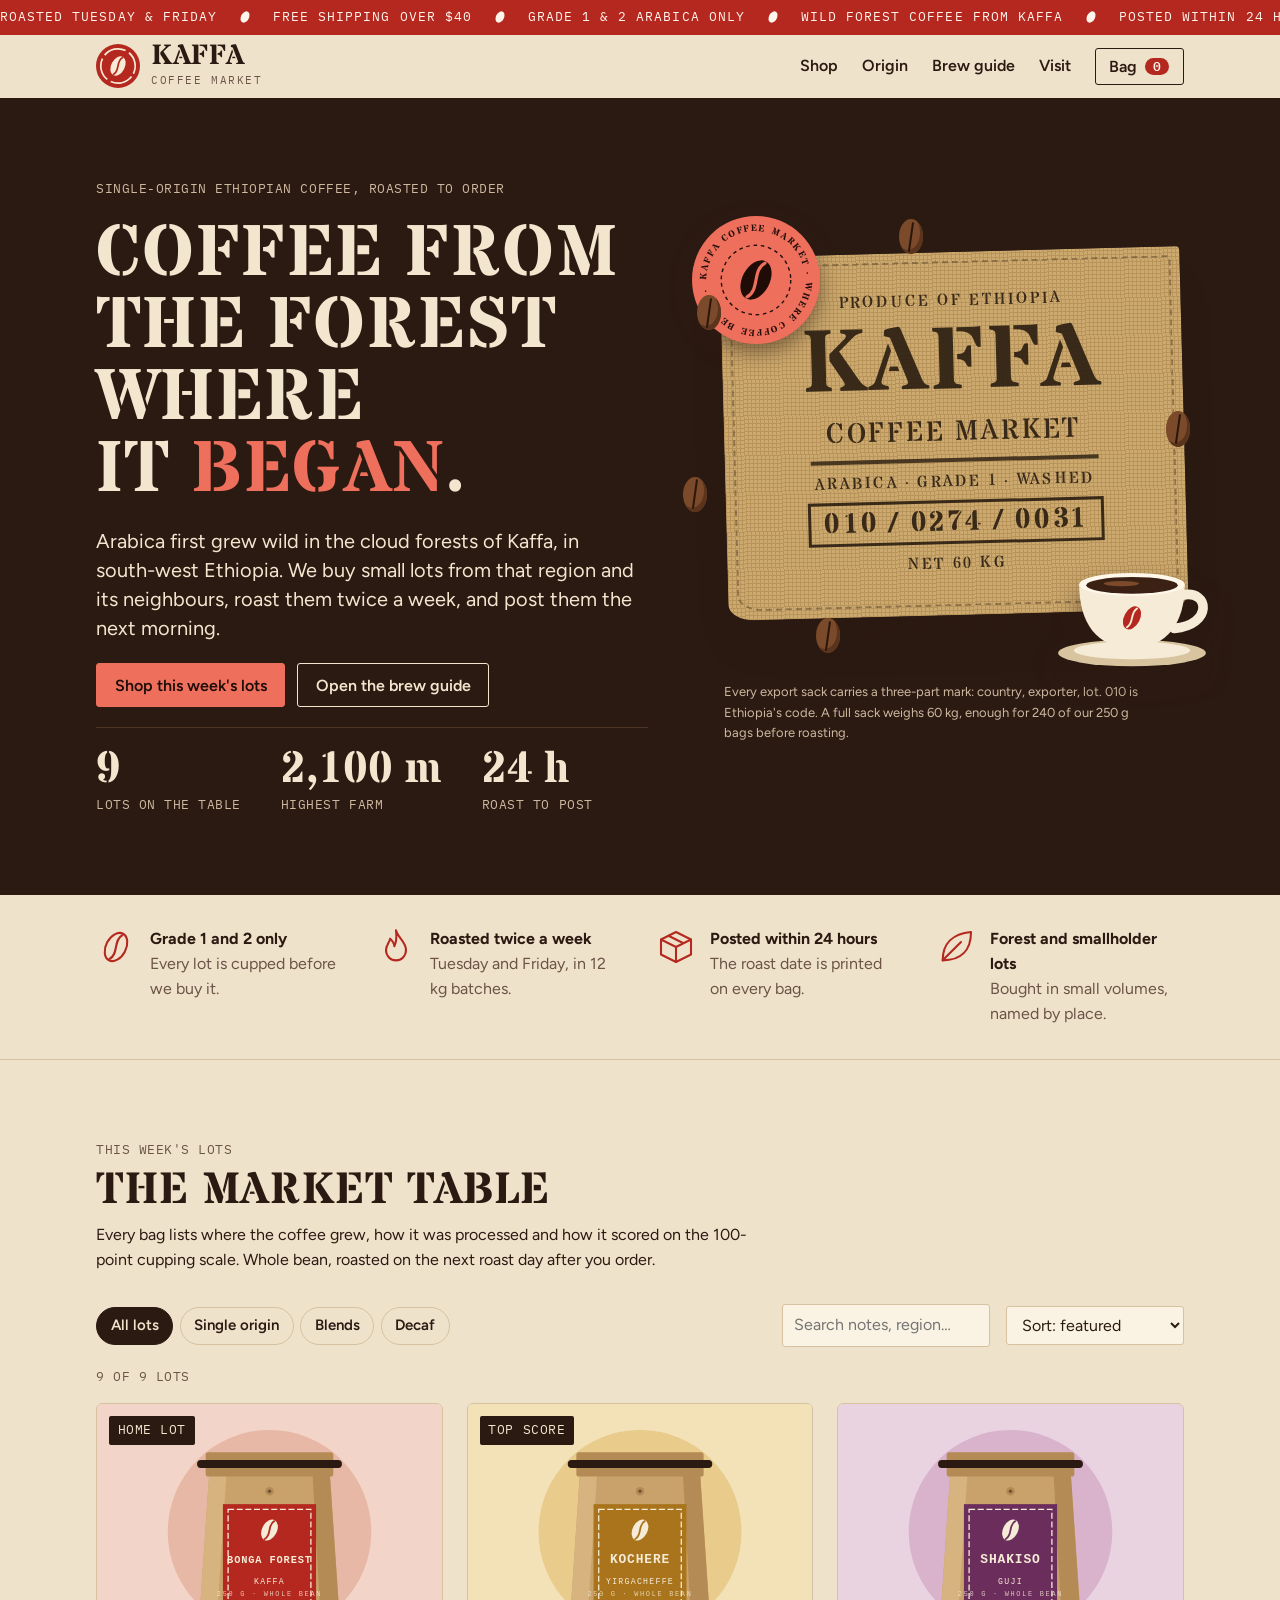
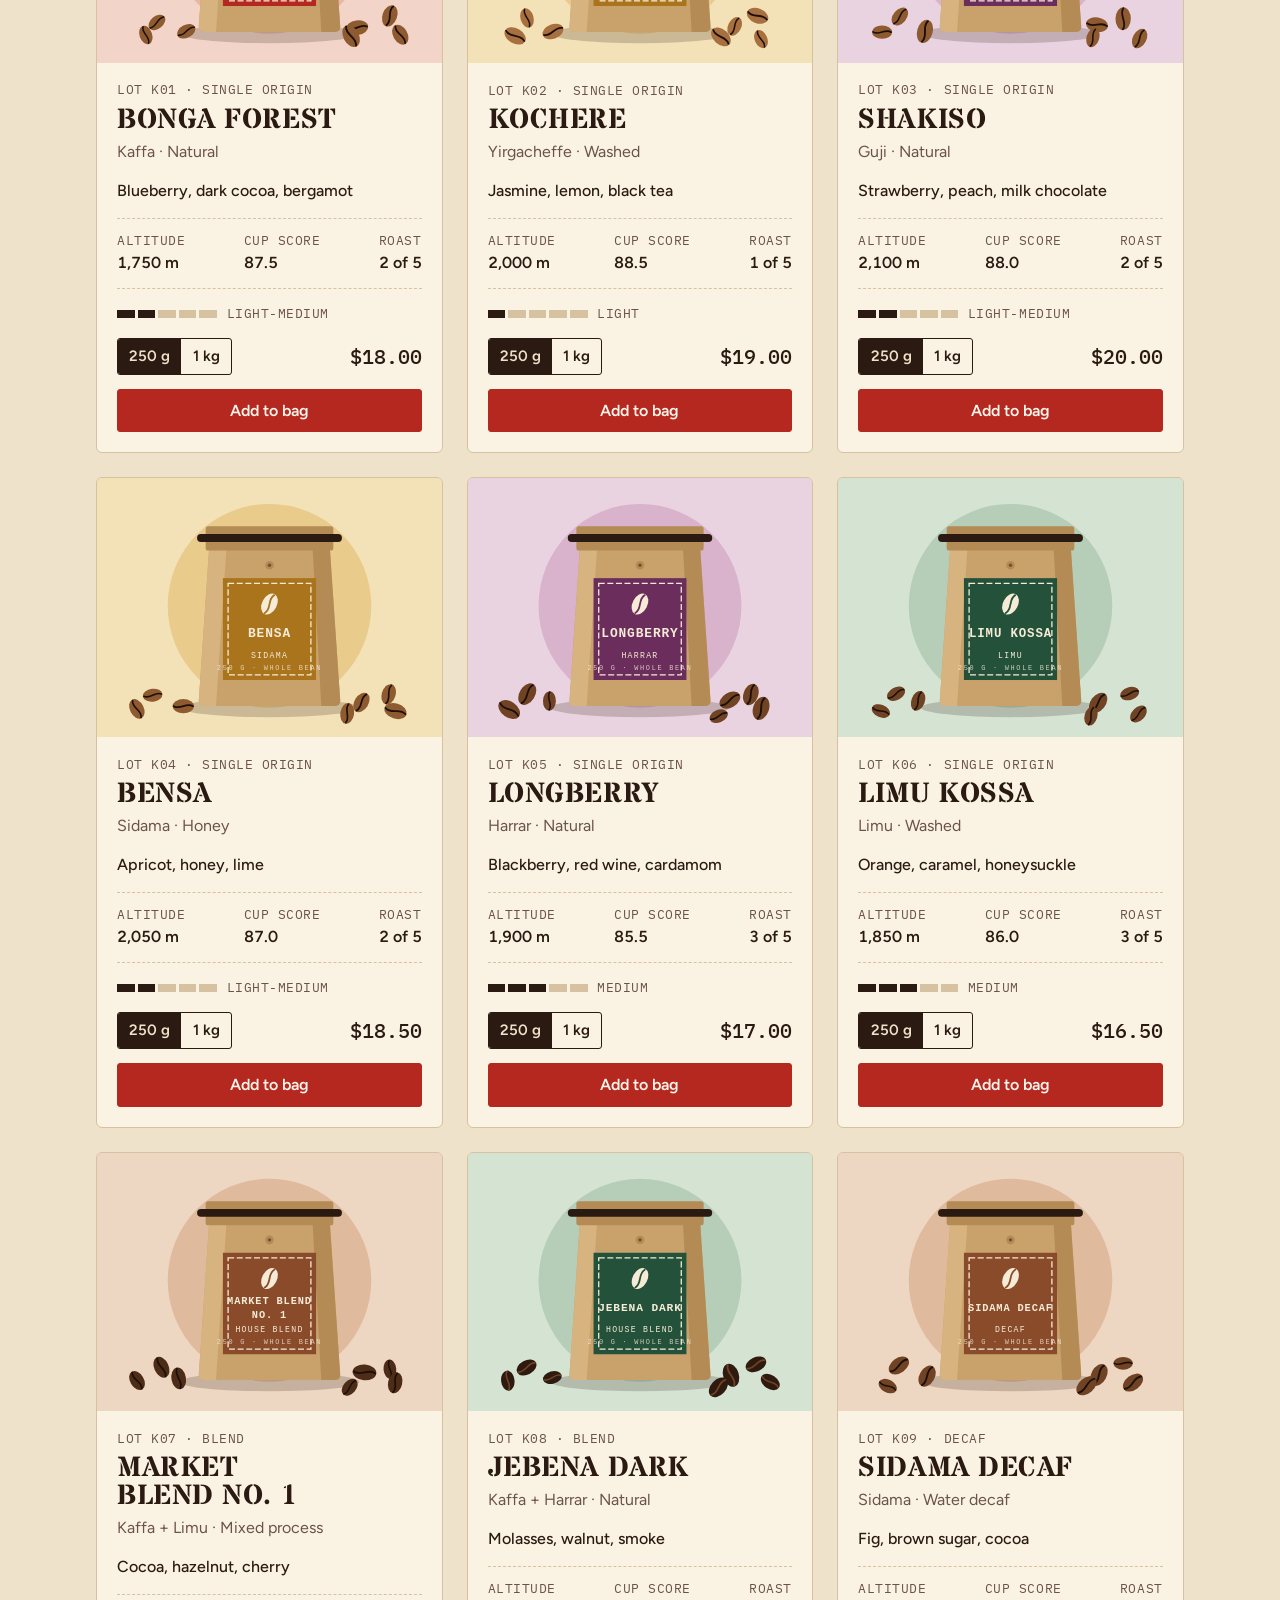
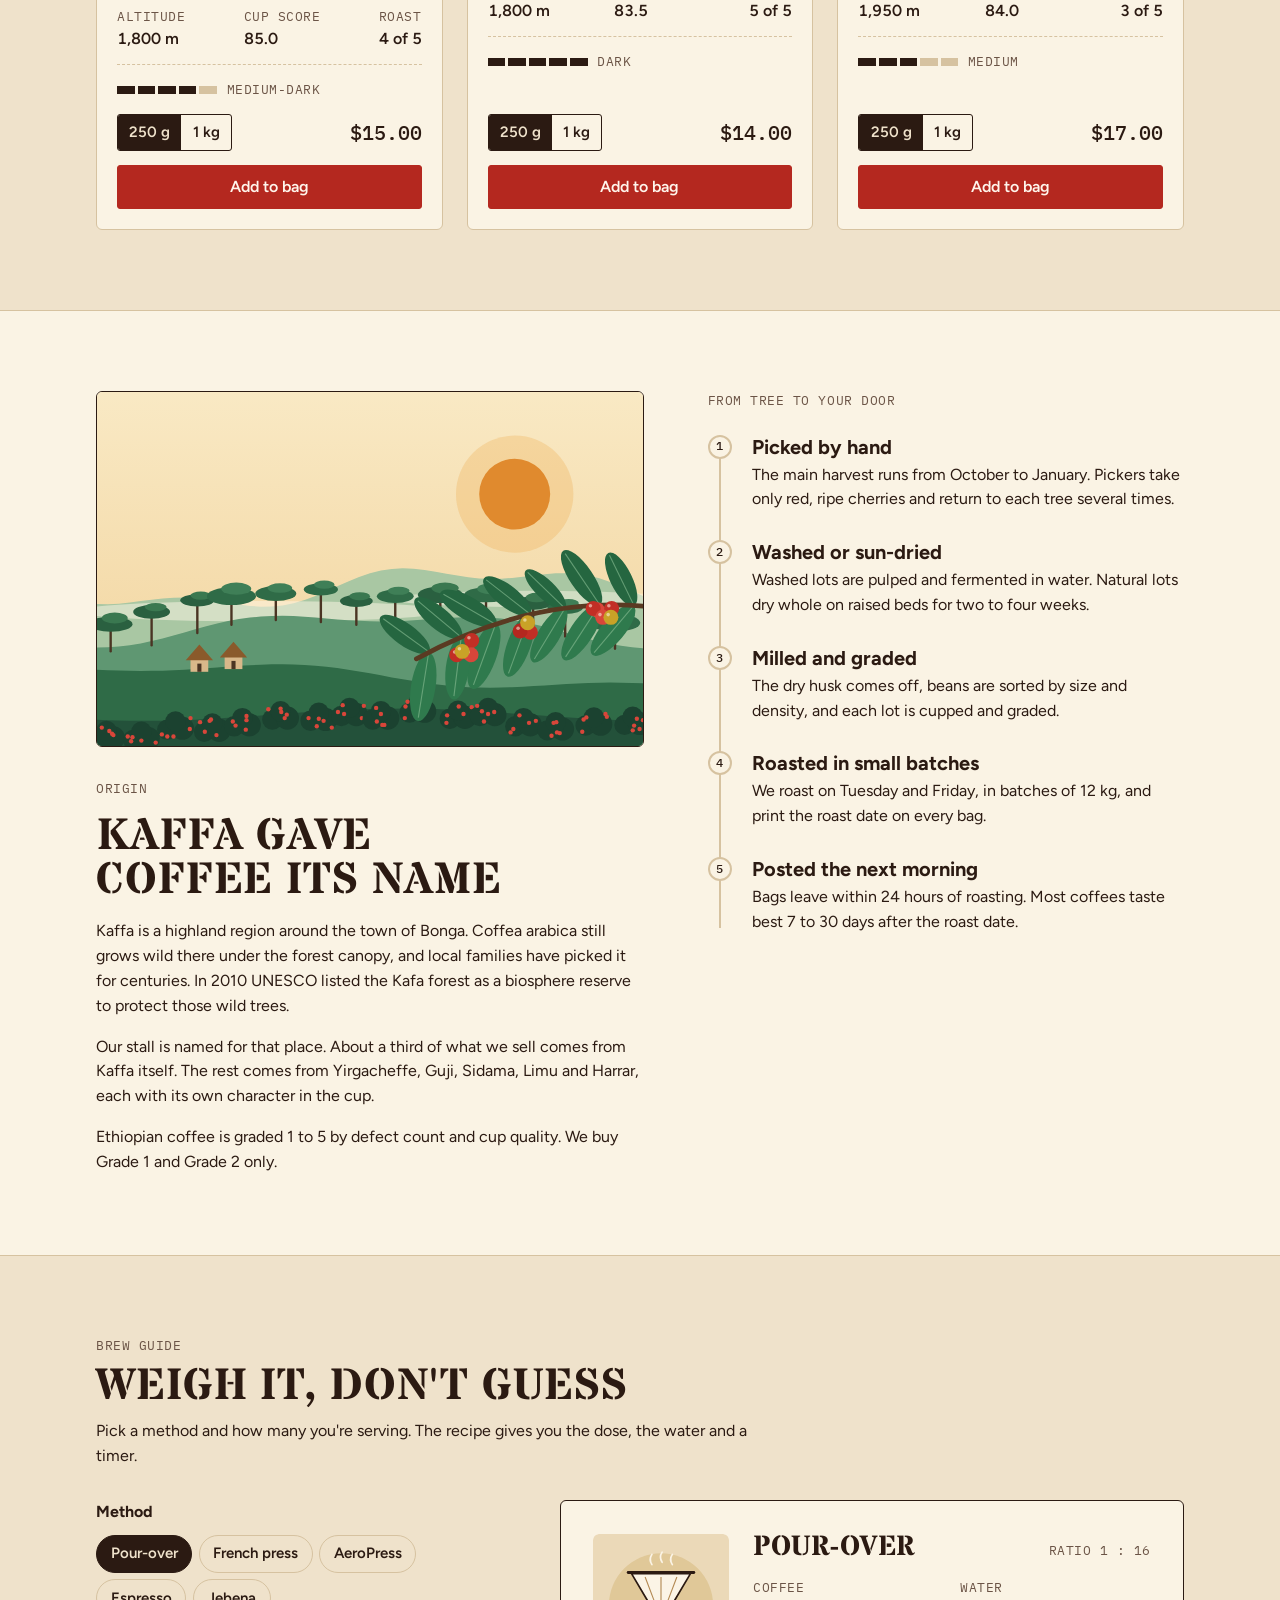
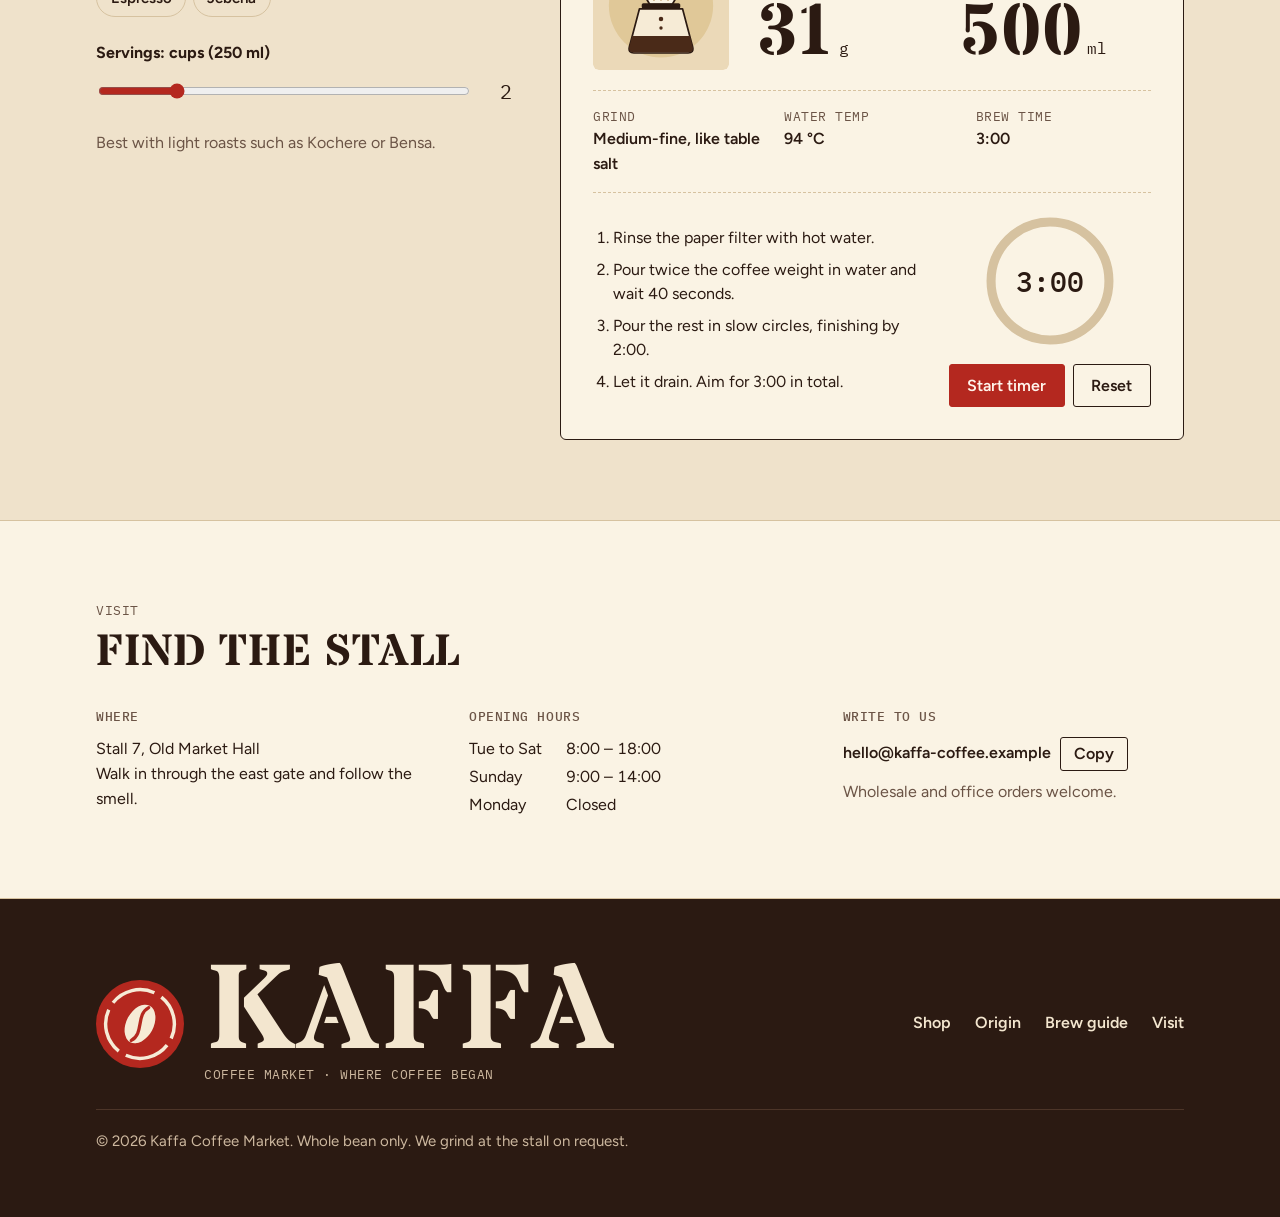
<file: old version/index.html>
<!doctype html><html><head><meta charset=utf8><meta name=viewport content="width=device-width,initial-scale=1,viewport-fit=cover"><style>:root{color-scheme:light;box-sizing:border-box;padding-top:env(safe-area-inset-top,0px);padding-bottom:env(safe-area-inset-bottom,0px)}html{scroll-padding-top:env(safe-area-inset-top,0px)}body{margin:0;padding:0;font:14px -apple-system,BlinkMacSystemFont,sans-serif;background:#faf9f5;color:#141413}img{max-width:100%}[hidden]:not([hidden=until-found i]){display:none!important}</style></head><body>
<title>Kaffa Coffee Market</title>
<link rel="stylesheet" href="https://fonts.googleapis.com/css2?family=Stardos+Stencil:wght@400;700&family=Figtree:wght@400;500;600;700&family=IBM+Plex+Mono:wght@400;500&display=swap">
<link rel="stylesheet" href="style.css">

<a class="skip" href="#shop">Skip to the shop</a>

<!-- Ticker -->
<div class="ticker" aria-hidden="true">
  <div class="ticker-track">
    <span>Roasted Tuesday &amp; Friday</span><i></i><span>Free shipping over $40</span><i></i><span>Grade 1 &amp; 2 arabica only</span><i></i><span>Wild forest coffee from Kaffa</span><i></i><span>Posted within 24 hours</span><i></i>
    <span>Roasted Tuesday &amp; Friday</span><i></i><span>Free shipping over $40</span><i></i><span>Grade 1 &amp; 2 arabica only</span><i></i><span>Wild forest coffee from Kaffa</span><i></i><span>Posted within 24 hours</span><i></i>
  </div>
</div>

<!-- Header -->
<header class="site-head" id="site-head">
  <div class="wrap head-row">
    <a class="brand" href="#top" aria-label="Kaffa Coffee Market, back to top">
      <img class="brand-mark" src="images/logo.svg" alt="" width="44" height="44">
      <span class="brand-text">
        <span class="brand-name display">Kaffa</span>
        <span class="brand-sub mono">Coffee Market</span>
      </span>
    </a>
    <nav class="nav" aria-label="Sections">
      <a href="#shop">Shop</a>
      <a href="#origin">Origin</a>
      <a href="#brew">Brew guide</a>
      <a href="#visit">Visit</a>
    </nav>
    <button class="btn bag-btn" id="bag-open" type="button" aria-haspopup="dialog">
      Bag <span class="bag-count" id="bag-count">0</span>
    </button>
  </div>
  <div class="progress" aria-hidden="true"><span id="progress-bar"></span></div>
</header>

<main id="top">
  <!-- Hero -->
  <section class="hero band" id="hero">
    <div class="wrap hero-grid">
      <div class="hero-copy">
        <p class="mono muted load" style="--n:0">Single-origin Ethiopian coffee, roasted to order</p>
        <h1 class="display load" style="--n:1">Coffee from the forest where it <em>began</em>.</h1>
        <p class="hero-lede load" style="--n:2">Arabica first grew wild in the cloud forests of Kaffa, in south-west Ethiopia. We buy small lots from that region and its neighbours, roast them twice a week, and post them the next morning.</p>
        <div class="hero-actions load" style="--n:3">
          <a class="btn btn-primary" href="#shop">Shop this week's lots</a>
          <a class="btn" href="#brew">Open the brew guide</a>
        </div>
        <ul class="hero-facts load" style="--n:4">
          <li><strong><span data-count="9">9</span></strong><span class="mono muted">Lots on the table</span></li>
          <li><strong><span data-count="2100">2,100</span> m</strong><span class="mono muted">Highest farm</span></li>
          <li><strong><span data-count="24">24</span> h</strong><span class="mono muted">Roast to post</span></li>
        </ul>
      </div>

      <figure class="hero-art load" style="--n:2">
        <div class="stage" id="stage">
          <div class="sack layer" style="--depth:-8">
            <p class="sack-s">Produce of Ethiopia</p>
            <p class="sack-xl">Kaffa</p>
            <p class="sack-m">Coffee Market</p>
            <span class="sack-rule"></span>
            <p class="sack-s">Arabica · Grade 1 · Washed</p>
            <p class="sack-ico">010 / 0274 / 0031</p>
            <p class="sack-s">Net 60 kg</p>
          </div>

          <svg class="seal layer" style="--depth:18" viewBox="0 0 140 140" aria-hidden="true">
            <circle class="seal-disc" cx="70" cy="70" r="70"/>
            <defs><path id="seal-path" d="M70 70m-54 0a54 54 0 1 1 108 0a54 54 0 1 1-108 0"/></defs>
            <g class="seal-ring">
              <text class="seal-text"><textPath href="#seal-path" textLength="330">KAFFA COFFEE MARKET · WHERE COFFEE BEGAN ·</textPath></text>
            </g>
            <circle class="seal-inner" cx="70" cy="70" r="38"/>
            <g transform="rotate(28 70 70)">
              <ellipse class="seal-bean" cx="70" cy="70" rx="15" ry="23"/>
              <path class="seal-crease" d="M70 49C61 62 79 78 70 91"/>
            </g>
          </svg>

          <svg class="cup layer" style="--depth:14" viewBox="0 0 200 190" aria-hidden="true">
            <path class="steam" style="--s:0" d="M74 62q-10-13 0-26q10-13 0-26"/>
            <path class="steam" style="--s:1" d="M100 58q-10-13 0-26q10-13 0-26"/>
            <path class="steam" style="--s:2" d="M126 62q-10-13 0-26q10-13 0-26"/>
            <ellipse cx="100" cy="166" rx="84" ry="15" fill="#D9C4A0"/>
            <ellipse cx="100" cy="163" rx="66" ry="10" fill="#F6EBD6"/>
            <path d="M158 100c30-6 34 34-10 38" fill="none" stroke="#F6EBD6" stroke-width="11" stroke-linecap="round"/>
            <path d="M40 88H160C160 132 140 160 100 160C60 160 40 132 40 88Z" fill="#F6EBD6"/>
            <ellipse cx="100" cy="88" rx="60" ry="13" fill="#FFF8EA"/>
            <ellipse cx="100" cy="89" rx="52" ry="9.5" fill="#3A2114"/>
            <ellipse cx="88" cy="87" rx="20" ry="3" fill="#7A4A2A"/>
            <g transform="rotate(28 100 126)"><ellipse cx="100" cy="126" rx="9" ry="14" fill="#B4281F"/><path d="M100 114C95 122 105 130 100 138" fill="none" stroke="#F6EBD6" stroke-width="2.2" stroke-linecap="round"/></g>
          </svg>

          <span class="bean layer" style="--depth:30; --x:-6%; --y:12%; --r:20deg; --t:6s"></span>
          <span class="bean layer" style="--depth:22; --x:-9%; --y:62%; --r:-35deg; --t:7.5s"></span>
          <span class="bean layer" style="--depth:34; --x:96%; --y:44%; --r:70deg; --t:5.5s"></span>
          <span class="bean layer" style="--depth:26; --x:38%; --y:-9%; --r:110deg; --t:8s"></span>
          <span class="bean layer" style="--depth:20; --x:20%; --y:101%; --r:-10deg; --t:6.5s"></span>
        </div>
        <figcaption>Every export sack carries a three-part mark: country, exporter, lot. 010 is Ethiopia's code. A full sack weighs 60 kg, enough for 240 of our 250 g bags before roasting.</figcaption>
      </figure>
    </div>
  </section>

  <!-- Brand promises -->
  <section class="promises">
    <ul class="wrap promise-grid">
      <li data-reveal style="--d:0">
        <svg viewBox="0 0 48 48" aria-hidden="true"><g transform="rotate(28 24 24)"><ellipse cx="24" cy="24" rx="12" ry="18"/><path d="M24 8C17 18 31 30 24 40"/></g></svg>
        <div><strong>Grade 1 and 2 only</strong><span class="muted">Every lot is cupped before we buy it.</span></div>
      </li>
      <li data-reveal style="--d:1">
        <svg viewBox="0 0 48 48" aria-hidden="true"><path d="M24 4c2 9 12 13 12 24a12 12 0 0 1-24 0c0-6 4-9 5-14c3 3 5 5 5 9c2-4 3-11 2-19z"/></svg>
        <div><strong>Roasted twice a week</strong><span class="muted">Tuesday and Friday, in 12 kg batches.</span></div>
      </li>
      <li data-reveal style="--d:2">
        <svg viewBox="0 0 48 48" aria-hidden="true"><path d="M6 15l18-9 18 9v18l-18 9-18-9z"/><path d="M6 15l18 9 18-9M24 24v18M15 10.500l18 9"/></svg>
        <div><strong>Posted within 24 hours</strong><span class="muted">The roast date is printed on every bag.</span></div>
      </li>
      <li data-reveal style="--d:3">
        <svg viewBox="0 0 48 48" aria-hidden="true"><path d="M8 40C8 20 20 8 42 6C42 28 30 40 8 40z"/><path d="M8 40L30 18"/></svg>
        <div><strong>Forest and smallholder lots</strong><span class="muted">Bought in small volumes, named by place.</span></div>
      </li>
    </ul>
  </section>

  <!-- Shop -->
  <section class="section" id="shop">
    <div class="wrap">
      <div class="section-head" data-reveal>
        <p class="mono muted">This week's lots</p>
        <h2 class="display">The market table</h2>
        <p>Every bag lists where the coffee grew, how it was processed and how it scored on the 100-point cupping scale. Whole bean, roasted on the next roast day after you order.</p>
      </div>

      <div class="toolbar" data-reveal>
        <div class="chips" role="group" aria-label="Filter lots by type" id="chips">
          <button class="chip" type="button" data-filter="all" aria-pressed="true">All lots</button>
          <button class="chip" type="button" data-filter="single" aria-pressed="false">Single origin</button>
          <button class="chip" type="button" data-filter="blend" aria-pressed="false">Blends</button>
          <button class="chip" type="button" data-filter="decaf" aria-pressed="false">Decaf</button>
        </div>
        <label class="sr-only" for="lot-search">Search lots</label>
        <input class="field" id="lot-search" type="search" placeholder="Search notes, region…" autocomplete="off">
        <label class="sr-only" for="lot-sort">Sort lots</label>
        <select class="field" id="lot-sort">
          <option value="featured">Sort: featured</option>
          <option value="price-asc">Price: low to high</option>
          <option value="price-desc">Price: high to low</option>
          <option value="score">Cup score: highest</option>
          <option value="roast">Roast: lightest first</option>
        </select>
      </div>
      <p class="result-count mono" id="result-count" aria-live="polite"></p>
      <div class="lots" id="lots"></div>
    </div>
  </section>

  <!-- Origin -->
  <section class="section section-alt" id="origin">
    <div class="wrap origin-grid">
      <div class="origin-main">
        <figure class="origin-fig" data-reveal>
          <img src="images/kaffa-forest.svg" alt="Illustration of the Kaffa highlands: forested hills, two round huts, rows of coffee shrubs and a branch of ripe coffee cherries." width="800" height="520" loading="lazy">
        </figure>
        <div class="origin-text" data-reveal>
          <p class="mono muted">Origin</p>
          <h2 class="display">Kaffa gave coffee its name</h2>
          <p>Kaffa is a highland region around the town of Bonga. Coffea arabica still grows wild there under the forest canopy, and local families have picked it for centuries. In 2010 UNESCO listed the Kafa forest as a biosphere reserve to protect those wild trees.</p>
          <p>Our stall is named for that place. About a third of what we sell comes from Kaffa itself. The rest comes from Yirgacheffe, Guji, Sidama, Limu and Harrar, each with its own character in the cup.</p>
          <p>Ethiopian coffee is graded 1 to 5 by defect count and cup quality. We buy Grade 1 and Grade 2 only.</p>
        </div>
      </div>
      <div class="origin-side">
        <p class="mono muted">From tree to your door</p>
        <ol class="steps" id="steps">
          <li data-reveal><h3>Picked by hand</h3><p>The main harvest runs from October to January. Pickers take only red, ripe cherries and return to each tree several times.</p></li>
          <li data-reveal><h3>Washed or sun-dried</h3><p>Washed lots are pulped and fermented in water. Natural lots dry whole on raised beds for two to four weeks.</p></li>
          <li data-reveal><h3>Milled and graded</h3><p>The dry husk comes off, beans are sorted by size and density, and each lot is cupped and graded.</p></li>
          <li data-reveal><h3>Roasted in small batches</h3><p>We roast on Tuesday and Friday, in batches of 12 kg, and print the roast date on every bag.</p></li>
          <li data-reveal><h3>Posted the next morning</h3><p>Bags leave within 24 hours of roasting. Most coffees taste best 7 to 30 days after the roast date.</p></li>
        </ol>
      </div>
    </div>
  </section>

  <!-- Brew guide -->
  <section class="section" id="brew">
    <div class="wrap">
      <div class="section-head" data-reveal>
        <p class="mono muted">Brew guide</p>
        <h2 class="display">Weigh it, don't guess</h2>
        <p>Pick a method and how many you're serving. The recipe gives you the dose, the water and a timer.</p>
      </div>
      <div class="brew">
        <div class="brew-controls" data-reveal>
          <fieldset>
            <legend>Method</legend>
            <div class="methods" id="methods"></div>
          </fieldset>
          <div>
            <label class="label" for="brew-servings" id="servings-label">Servings</label>
            <div class="servings-row">
              <input id="brew-servings" type="range" min="1" max="6" step="1" value="2">
              <output class="servings-val" id="servings-val" for="brew-servings">2</output>
            </div>
          </div>
          <p class="muted" id="brew-pair"></p>
        </div>

        <div class="recipe" id="recipe" data-reveal style="--d:1">
          <div class="recipe-top">
            <img class="recipe-img" id="brew-img" src="images/brew/pourover.svg" alt="" width="240" height="240">
            <div class="recipe-main">
              <div class="recipe-head">
                <h3 class="display" id="brew-name">Pour-over</h3>
                <span class="mono muted" id="brew-ratio">Ratio 1 : 16</span>
              </div>
              <div class="doses">
                <div><div class="mono muted">Coffee</div><div class="dose-num"><span id="dose-coffee">31</span><small>g</small></div></div>
                <div><div class="mono muted" id="dose-water-label">Water</div><div class="dose-num"><span id="dose-water">500</span><small id="dose-water-unit">ml</small></div></div>
              </div>
            </div>
          </div>
          <dl class="recipe-specs">
            <div><dt class="mono">Grind</dt><dd id="brew-grind">Medium-fine, like table salt</dd></div>
            <div><dt class="mono">Water temp</dt><dd id="brew-temp">94 °C</dd></div>
            <div><dt class="mono">Brew time</dt><dd id="brew-time">3:00</dd></div>
          </dl>
          <div class="recipe-bottom">
            <ol class="recipe-steps" id="brew-steps"></ol>
            <div class="timer" id="timer">
              <div class="timer-dial">
                <svg viewBox="0 0 120 120" aria-hidden="true">
                  <circle class="ring-track" cx="60" cy="60" r="52"/>
                  <circle class="ring-fill" id="timer-ring" cx="60" cy="60" r="52" transform="rotate(-90 60 60)"/>
                </svg>
                <output class="timer-time" id="timer-time" aria-label="Time left">3:00</output>
              </div>
              <div class="timer-btns">
                <button class="btn btn-primary" type="button" id="timer-toggle">Start timer</button>
                <button class="btn" type="button" id="timer-reset">Reset</button>
              </div>
            </div>
          </div>
          <p class="sr-only" id="brew-summary" aria-live="polite"></p>
        </div>
      </div>
    </div>
  </section>

  <!-- Visit -->
  <section class="section section-alt" id="visit">
    <div class="wrap">
      <div class="section-head" data-reveal>
        <p class="mono muted">Visit</p>
        <h2 class="display">Find the stall</h2>
      </div>
      <div class="visit-grid">
        <div data-reveal style="--d:0">
          <h3>Where</h3>
          <p>Stall 7, Old Market Hall<br>Walk in through the east gate and follow the smell.</p>
        </div>
        <div data-reveal style="--d:1">
          <h3>Opening hours</h3>
          <dl class="hours">
            <dt>Tue to Sat</dt><dd>8:00 – 18:00</dd>
            <dt>Sunday</dt><dd>9:00 – 14:00</dd>
            <dt>Monday</dt><dd>Closed</dd>
          </dl>
        </div>
        <div data-reveal style="--d:2">
          <h3>Write to us</h3>
          <div class="email-row">
            <span class="email" id="email">hello@kaffa-coffee.example</span>
            <button class="btn btn-small" type="button" id="copy-email">Copy</button>
          </div>
          <p class="muted">Wholesale and office orders welcome.</p>
        </div>
      </div>
    </div>
  </section>
</main>

<!-- Footer -->
<footer class="site-foot band">
  <div class="wrap foot-grid">
    <div class="foot-brand">
      <img src="images/logo.svg" alt="" width="64" height="64">
      <div>
        <p class="foot-word display">Kaffa</p>
        <p class="mono muted">Coffee Market · Where coffee began</p>
      </div>
    </div>
    <nav class="foot-nav" aria-label="Footer">
      <a href="#shop">Shop</a><a href="#origin">Origin</a><a href="#brew">Brew guide</a><a href="#visit">Visit</a>
    </nav>
    <p class="foot-note muted">© 2026 Kaffa Coffee Market. Whole bean only. We grind at the stall on request.</p>
  </div>
</footer>

<!-- Bag drawer -->
<dialog class="cart" id="cart" aria-labelledby="cart-title">
  <div class="cart-inner">
    <div class="cart-head">
      <h2 class="display" id="cart-title">Your bag</h2>
      <button class="btn btn-small" type="button" id="bag-close">Close</button>
    </div>
    <div class="cart-lines" id="cart-lines"></div>
    <div class="cart-foot" id="cart-foot"></div>
  </div>
</dialog>

<div class="toast band" id="toast" role="status" hidden>
  <span id="toast-msg"></span>
  <button class="link-btn" type="button" id="toast-view">View bag</button>
</div>

<script src="script.js"></script>

</body></html>
</file>
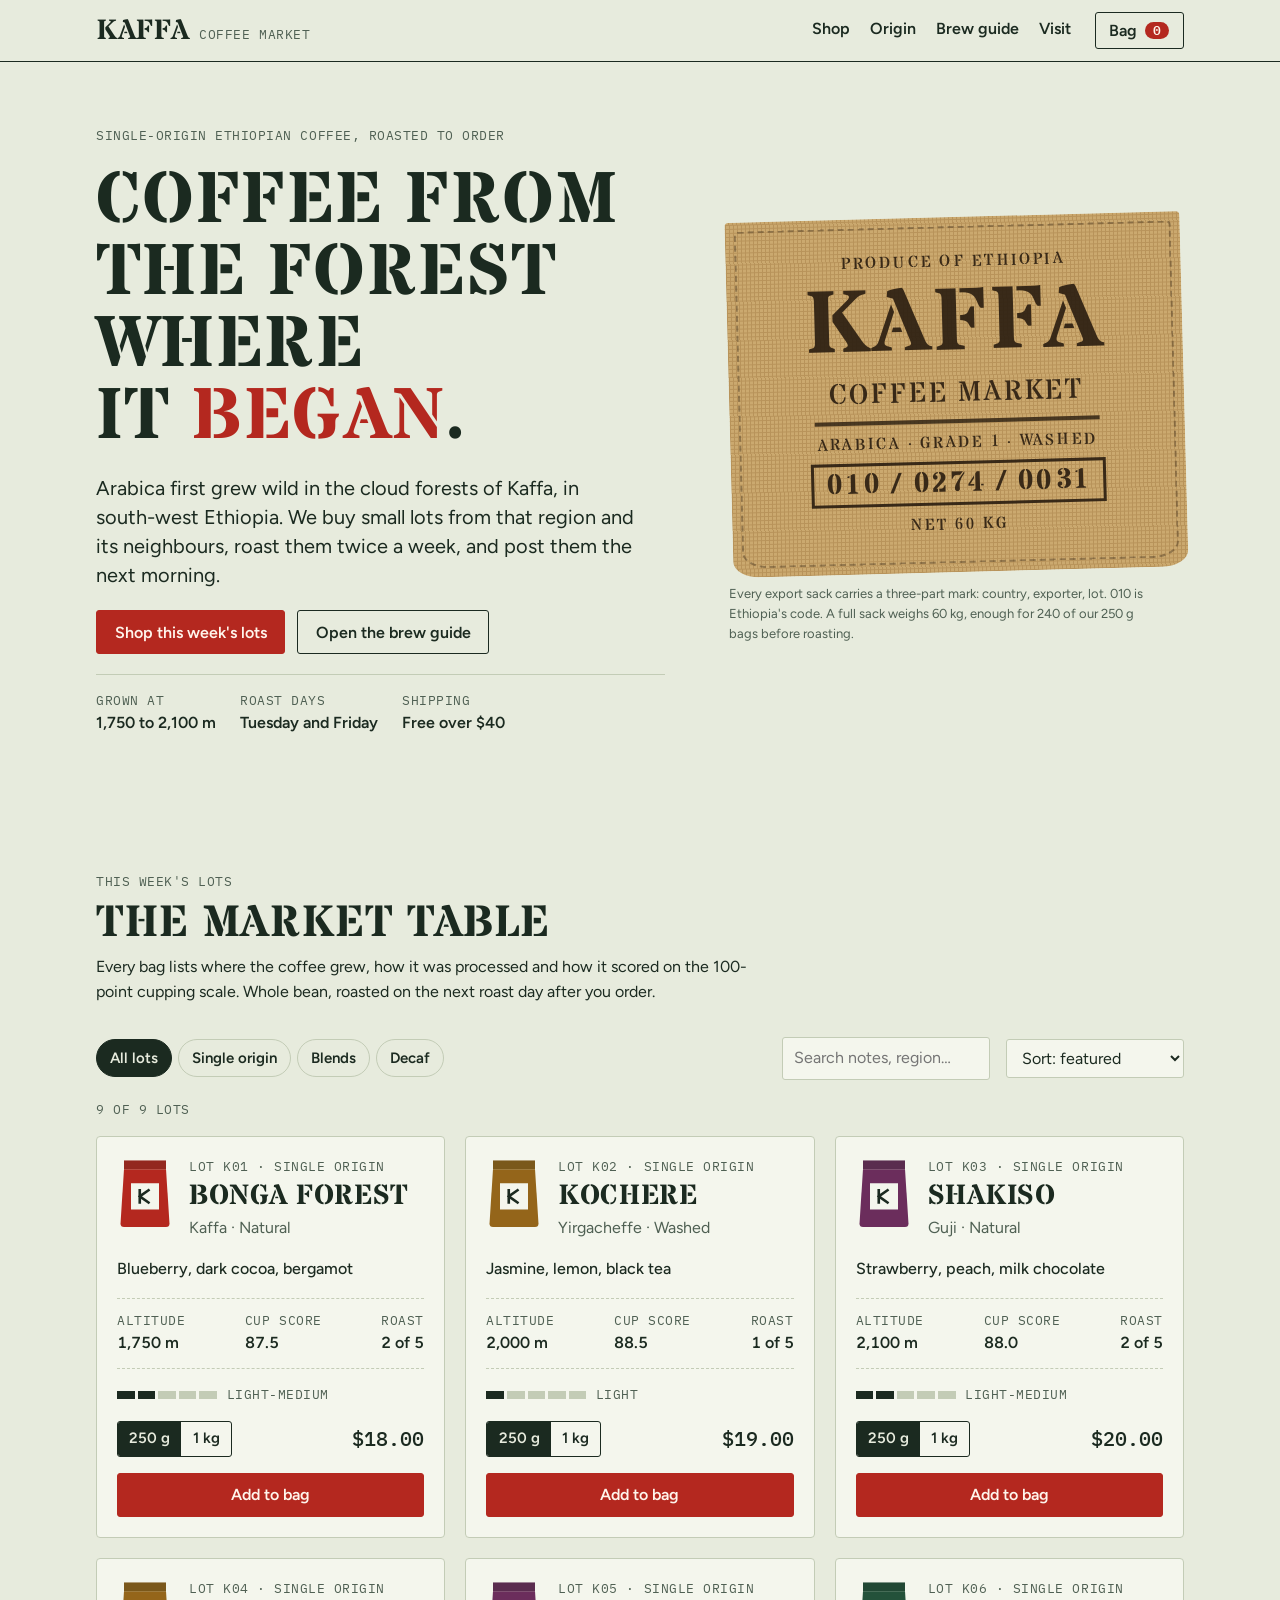
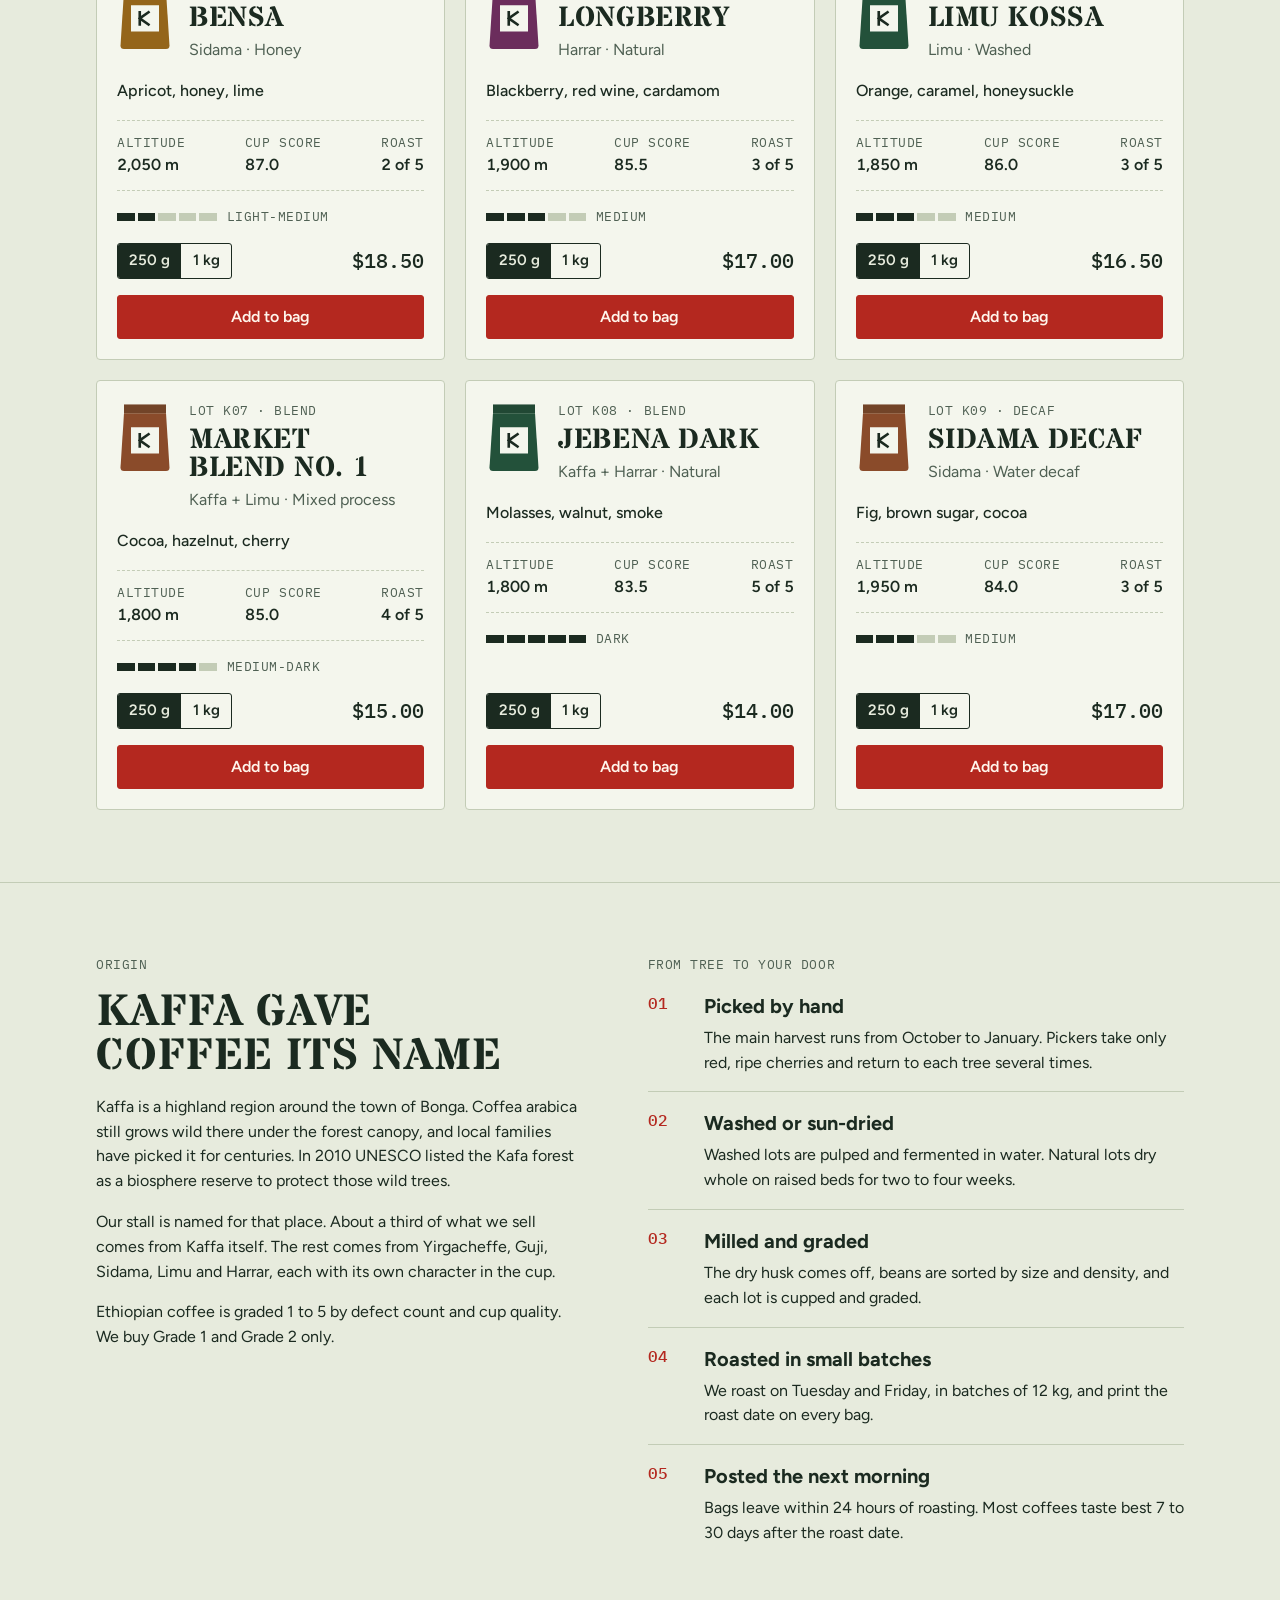
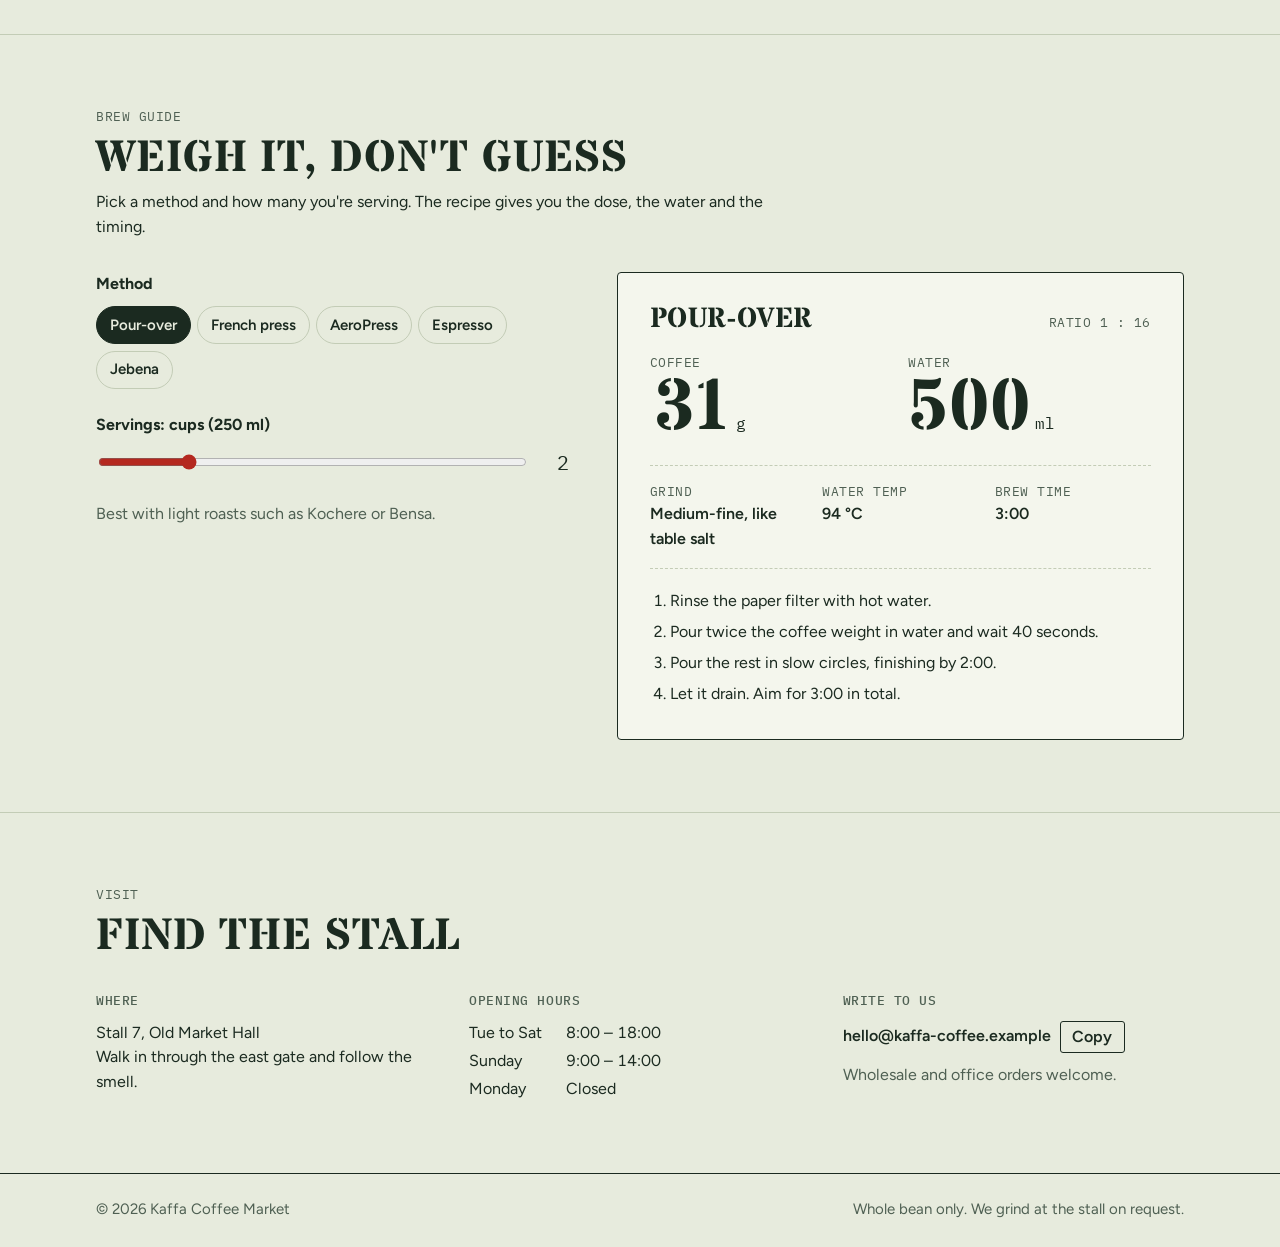
<file: old version/Kaffa Coffee Market.html>
<!doctype html><html><head><meta charset=utf8><meta name=viewport content="width=device-width,initial-scale=1,viewport-fit=cover"><style>:root{color-scheme:light;box-sizing:border-box;padding-top:env(safe-area-inset-top,0px);padding-bottom:env(safe-area-inset-bottom,0px)}html{scroll-padding-top:env(safe-area-inset-top,0px)}body{margin:0;padding:0;font:14px -apple-system,BlinkMacSystemFont,sans-serif;background:#faf9f5;color:#141413}img{max-width:100%}[hidden]:not([hidden=until-found i]){display:none!important}</style></head><body>
<title>Kaffa Coffee Market</title>
<link rel="stylesheet" href="https://fonts.googleapis.com/css2?family=Stardos+Stencil:wght@400;700&family=Figtree:wght@400;500;600;700&family=IBM+Plex+Mono:wght@400;500&display=swap">
<style>
/* Layout: a market stall ledger. One 72rem column under a sticky stall header; the hero pairs the
   pitch with a stencilled export sack; lots sit in an even grid of tag cards; the bag is a side drawer. */
:root {
  --bg: #E7EBDD;          /* unroasted green coffee */
  --surface: #F4F6ED;
  --ink: #1B2A20;
  --muted: #4F6053;
  --line: #C3CCB6;
  --cherry: #B4281F;      /* ripe coffee cherry */
  --on-cherry: #FFF5EC;
  --forest: #23513A;
  --ochre: #94651A;
  --plum: #6B2D5C;
  --clay: #8A4B2A;
  --jute: #CBA96F;        /* export sack */
  --jute-weave: #B8935A;
  --sack-ink: #2A1D10;
  --scrim: rgba(15, 28, 22, .55);

  --font-display: "Stardos Stencil", "Rockwell", "Courier New", serif;
  --font-body: "Figtree", "Segoe UI", system-ui, sans-serif;
  --font-mono: "IBM Plex Mono", ui-monospace, "SFMono-Regular", Menlo, monospace;

  --step--1: .8125rem;
  --step-0: 1rem;
  --step-1: 1.25rem;
  --step-2: 1.75rem;
  --step-3: clamp(2rem, 4.5vw, 2.75rem);
  --step-4: clamp(2.5rem, 7vw, 4.5rem);
  --gutter: clamp(1rem, 4vw, 2rem);
}
@media (prefers-color-scheme: dark) {
  :root:not([data-theme="light"]) {
    --bg: #0F1C16; --surface: #17281F; --ink: #E3EBDB; --muted: #9DB0A0; --line: #2C4235;
    --cherry: #E5604F; --on-cherry: #1A0A07; --forest: #7FC29B; --ochre: #DDAA52;
    --plum: #CB94BF; --clay: #D6966F; --jute: #B8935A; --jute-weave: #A27E48; --sack-ink: #22170C;
    --scrim: rgba(4, 10, 7, .7);
    color-scheme: dark;
  }
}
:root[data-theme="dark"] {
  --bg: #0F1C16; --surface: #17281F; --ink: #E3EBDB; --muted: #9DB0A0; --line: #2C4235;
  --cherry: #E5604F; --on-cherry: #1A0A07; --forest: #7FC29B; --ochre: #DDAA52;
  --plum: #CB94BF; --clay: #D6966F; --jute: #B8935A; --jute-weave: #A27E48; --sack-ink: #22170C;
  --scrim: rgba(4, 10, 7, .7);
  color-scheme: dark;
}

*, *::before, *::after { box-sizing: border-box; }
html { scroll-behavior: smooth; }
body {
  background: var(--bg); color: var(--ink);
  font-family: var(--font-body); font-size: var(--step-0); line-height: 1.55;
}
h1, h2, h3, p, ul, ol, dl, dd, figure { margin: 0; }
ul, ol { padding: 0; list-style: none; }
a { color: inherit; }
button, input, select { font: inherit; color: inherit; }
button { cursor: pointer; }
:focus-visible { outline: 2px solid var(--cherry); outline-offset: 2px; }

.wrap { width: min(72rem, 100%); margin-inline: auto; padding-inline: var(--gutter); }
.display { font-family: var(--font-display); font-weight: 700; text-transform: uppercase; letter-spacing: .02em; line-height: 1; text-wrap: balance; }
.mono { font-family: var(--font-mono); font-size: var(--step--1); letter-spacing: .04em; text-transform: uppercase; }
.muted { color: var(--muted); }
.sr-only { position: absolute; width: 1px; height: 1px; overflow: hidden; clip-path: inset(50%); white-space: nowrap; }

/* Buttons */
.btn {
  display: inline-flex; align-items: center; justify-content: center; gap: .5rem;
  padding: .7rem 1.1rem; border-radius: 3px; border: 1.5px solid var(--ink);
  background: transparent; font-weight: 600; text-decoration: none; line-height: 1.2;
  transition: background-color .15s, color .15s, transform .1s;
}
.btn:hover { background: var(--ink); color: var(--bg); }
.btn:active { transform: translateY(1px); }
.btn-primary { background: var(--cherry); border-color: var(--cherry); color: var(--on-cherry); }
.btn-primary:hover { background: var(--ink); border-color: var(--ink); color: var(--bg); }
.btn-block { width: 100%; }
.link-btn { background: none; border: 0; padding: 0; text-decoration: underline; text-underline-offset: 3px; }

/* Header */
.site-head {
  position: sticky; top: env(safe-area-inset-top, 0px); z-index: 10;
  background: var(--bg); border-bottom: 1.5px solid var(--ink);
}
.head-row { display: flex; flex-wrap: wrap; align-items: center; gap: .5rem 1.5rem; padding-block: .75rem; }
.brand { display: flex; align-items: baseline; gap: .6rem; text-decoration: none; margin-right: auto; }
.brand-name { font-size: var(--step-2); }
.brand-sub { color: var(--muted); }
.nav { display: flex; gap: 1.25rem; }
.nav a { text-decoration: none; font-weight: 600; padding-block: .25rem; border-bottom: 2px solid transparent; }
.nav a:hover { border-bottom-color: var(--cherry); }
.bag-btn { padding: .5rem .85rem; }
.bag-count {
  min-width: 1.5rem; padding: .05rem .4rem; border-radius: 999px; text-align: center;
  background: var(--cherry); color: var(--on-cherry); font-family: var(--font-mono); font-size: var(--step--1);
  font-variant-numeric: tabular-nums;
}
@media (max-width: 40rem) {
  .brand-sub { display: none; }
  .nav { order: 3; width: 100%; justify-content: space-between; gap: .75rem; }
}

/* Sections */
main { display: flex; flex-direction: column; }
.section { padding-block: clamp(2.5rem, 7vw, 4.5rem); scroll-margin-top: 4.5rem; }
.section + .section { border-top: 1.5px solid var(--line); }
.section-head { display: flex; flex-direction: column; gap: .6rem; margin-bottom: 2rem; max-width: 42rem; }
.section-head h2 { font-size: var(--step-3); }

/* Hero */
.hero { padding-block: clamp(2rem, 6vw, 4rem); }
.hero-grid { display: grid; grid-template-columns: minmax(0, 1.25fr) minmax(0, 1fr); gap: clamp(1.5rem, 5vw, 4rem); align-items: center; }
.hero-copy { display: flex; flex-direction: column; gap: 1.25rem; align-items: flex-start; }
.hero h1 { font-size: var(--step-4); }
.hero h1 em { font-style: normal; color: var(--cherry); }
.hero-lede { font-size: var(--step-1); max-width: 34rem; line-height: 1.45; }
.hero-actions { display: flex; flex-wrap: wrap; gap: .75rem; }
.hero-facts { display: flex; flex-wrap: wrap; gap: .5rem 1.5rem; padding-top: 1rem; border-top: 1.5px solid var(--line); width: 100%; }
.hero-facts li { display: flex; flex-direction: column; }
.hero-facts strong { font-weight: 600; }

.sack-fig { display: flex; flex-direction: column; gap: .75rem; }
.sack {
  position: relative; padding: 2.25rem 1.5rem 2.5rem; text-align: center;
  display: flex; flex-direction: column; gap: .7rem; align-items: center;
  background-color: var(--jute);
  background-image:
    repeating-linear-gradient(0deg, var(--jute-weave) 0 1px, transparent 1px 4px),
    repeating-linear-gradient(90deg, var(--jute-weave) 0 1px, transparent 1px 4px);
  color: var(--sack-ink); border-radius: 4px 4px 26px 26px / 4px 4px 16px 16px;
  transform: rotate(-1.5deg);
}
.sack::before {
  content: ""; position: absolute; inset: .55rem; pointer-events: none;
  border: 2px dashed var(--sack-ink); opacity: .35; border-radius: inherit;
}
.sack p { font-family: var(--font-display); text-transform: uppercase; line-height: 1; opacity: .9; }
.sack-s { font-size: var(--step-0); letter-spacing: .14em; }
.sack-xl { font-size: clamp(3.25rem, 9vw, 5.5rem); font-weight: 700; letter-spacing: .04em; }
.sack-m { font-size: var(--step-2); letter-spacing: .1em; }
.sack-rule { width: 70%; height: 4px; background: var(--sack-ink); opacity: .8; }
.sack-ico { font-size: var(--step-2); font-weight: 700; letter-spacing: .08em; padding: .3rem .8rem; border: 3px solid var(--sack-ink); }
.sack-fig figcaption { font-size: var(--step--1); color: var(--muted); max-width: 26rem; }
@media (max-width: 52rem) {
  .hero-grid { grid-template-columns: minmax(0, 1fr); }
  .sack-fig { max-width: 24rem; }
}

/* Shop toolbar */
.toolbar { display: flex; flex-wrap: wrap; gap: .75rem 1rem; align-items: center; margin-bottom: 1.25rem; }
.chips { display: flex; flex-wrap: wrap; gap: .4rem; margin-right: auto; }
.chip {
  padding: .4rem .8rem; border-radius: 999px; border: 1.5px solid var(--line);
  background: transparent; font-weight: 600; font-size: .9375rem;
}
.chip:hover { border-color: var(--ink); }
.chip[aria-pressed="true"] { background: var(--ink); border-color: var(--ink); color: var(--bg); }
.field {
  padding: .5rem .7rem; border-radius: 3px; border: 1.5px solid var(--line);
  background: var(--surface); min-width: 0;
}
.field:hover { border-color: var(--muted); }
#lot-search { width: 13rem; max-width: 100%; }
.result-count { margin-bottom: 1rem; color: var(--muted); }

/* Lot cards */
.lots { display: grid; grid-template-columns: repeat(auto-fill, minmax(min(18rem, 100%), 1fr)); gap: 1.25rem; }
.lot {
  display: flex; flex-direction: column; gap: 1rem; padding: 1.25rem; min-width: 0;
  background: var(--surface); border: 1.5px solid var(--line); border-radius: 4px;
}
.lot-top { display: flex; gap: 1rem; align-items: flex-start; }
.bag { width: 3.5rem; flex: none; }
.bag-body, .bag-fold { fill: var(--c); }
.bag-shade { fill: var(--ink); opacity: .22; }
.bag-label { fill: var(--surface); }
.bag-mark { fill: none; stroke: var(--ink); stroke-width: 3; stroke-linecap: square; }
.lot-title { display: flex; flex-direction: column; gap: .35rem; min-width: 0; }
.lot-code { color: var(--muted); }
.lot-title h3 { font-size: var(--step-2); overflow-wrap: anywhere; }
.lot-notes { font-weight: 500; }
.lot-specs { display: grid; grid-template-columns: repeat(3, auto); justify-content: space-between; gap: .5rem; padding-block: .75rem; border-block: 1.5px dashed var(--line); }
.lot-specs dt { color: var(--muted); }
.lot-specs dd { font-weight: 600; font-variant-numeric: tabular-nums; }
.roast { display: flex; align-items: center; gap: .6rem; }
.pips { display: flex; gap: 3px; }
.pip { width: 1.1rem; height: .5rem; background: var(--line); }
.pip.on { background: var(--ink); }
.lot-buy { display: flex; flex-wrap: wrap; align-items: center; justify-content: space-between; gap: .75rem; margin-top: auto; }
.sizes { display: inline-flex; border: 1.5px solid var(--ink); border-radius: 3px; overflow: hidden; }
.sizes label { padding: .35rem .7rem; font-weight: 600; font-size: .9375rem; cursor: pointer; }
.sizes input:checked + label { background: var(--ink); color: var(--bg); }
.sizes input:focus-visible + label { outline: 2px solid var(--cherry); outline-offset: -2px; }
.price { font-family: var(--font-mono); font-size: var(--step-1); font-weight: 500; font-variant-numeric: tabular-nums; }
.empty { padding: 2.5rem 1rem; text-align: center; border: 1.5px dashed var(--line); border-radius: 4px; display: flex; flex-direction: column; gap: .75rem; align-items: center; }

/* Origin */
.origin-grid { display: grid; grid-template-columns: minmax(0, 1fr) minmax(0, 1.1fr); gap: clamp(1.5rem, 5vw, 4rem); }
.origin-text { display: flex; flex-direction: column; gap: 1rem; max-width: 36rem; }
.steps { display: flex; flex-direction: column; counter-reset: step; }
.steps li { counter-increment: step; display: grid; grid-template-columns: 2.5rem minmax(0, 1fr); gap: .25rem 1rem; padding-block: 1rem; border-top: 1.5px solid var(--line); }
.steps li:first-child { border-top: 0; padding-top: 0; }
.steps li::before { content: counter(step, decimal-leading-zero); font-family: var(--font-mono); color: var(--cherry); font-weight: 500; grid-row: span 2; }
.steps h3 { font-size: var(--step-1); font-family: var(--font-body); font-weight: 700; }
@media (max-width: 52rem) { .origin-grid { grid-template-columns: minmax(0, 1fr); } }

/* Brew calculator */
.brew { display: grid; grid-template-columns: minmax(0, 1fr) minmax(0, 1.2fr); gap: clamp(1.5rem, 4vw, 3rem); align-items: start; }
.brew-controls { display: flex; flex-direction: column; gap: 1.5rem; }
.brew-controls fieldset { border: 0; padding: 0; margin: 0; display: flex; flex-direction: column; gap: .6rem; min-width: 0; }
.brew-controls legend, .brew-controls .label { padding: 0; font-weight: 700; margin-bottom: .6rem; }
.methods { display: flex; flex-wrap: wrap; gap: .4rem; }
.servings-row { display: flex; align-items: center; gap: 1rem; }
#brew-servings { flex: 1; min-width: 0; accent-color: var(--cherry); }
.servings-val { font-family: var(--font-mono); font-size: var(--step-1); min-width: 2ch; text-align: right; font-variant-numeric: tabular-nums; }
.recipe { background: var(--surface); border: 1.5px solid var(--ink); border-radius: 4px; padding: clamp(1.25rem, 3vw, 2rem); display: flex; flex-direction: column; gap: 1.25rem; }
.recipe-head { display: flex; flex-wrap: wrap; justify-content: space-between; align-items: baseline; gap: .5rem; }
.recipe-head h3 { font-size: var(--step-2); }
.doses { display: grid; grid-template-columns: repeat(2, minmax(0, 1fr)); gap: 1rem; }
.dose-num { font-family: var(--font-display); font-weight: 700; font-size: var(--step-4); line-height: 1; font-variant-numeric: tabular-nums; }
.dose-num small { font-family: var(--font-mono); font-size: var(--step-0); font-weight: 400; margin-left: .25rem; }
.recipe-specs { display: grid; grid-template-columns: repeat(3, minmax(0, 1fr)); gap: 1rem; padding-block: 1rem; border-block: 1.5px dashed var(--line); }
.recipe-specs dt { color: var(--muted); }
.recipe-specs dd { font-weight: 600; }
.recipe-steps { display: flex; flex-direction: column; gap: .4rem; list-style: decimal; padding-left: 1.25rem; }
@media (max-width: 52rem) {
  .brew { grid-template-columns: minmax(0, 1fr); }
  .recipe-specs { grid-template-columns: minmax(0, 1fr); gap: .6rem; }
}

/* Visit / footer */
.visit-grid { display: grid; grid-template-columns: repeat(auto-fit, minmax(min(15rem, 100%), 1fr)); gap: 2rem; }
.visit-grid h3 { font-family: var(--font-mono); font-size: var(--step--1); font-weight: 500; letter-spacing: .04em; text-transform: uppercase; color: var(--muted); margin-bottom: .6rem; }
.hours { display: grid; grid-template-columns: auto auto; justify-content: start; gap: .2rem 1.5rem; font-variant-numeric: tabular-nums; }
.email-row { display: flex; flex-wrap: wrap; align-items: center; gap: .6rem; }
.email { user-select: all; font-weight: 600; overflow-wrap: anywhere; }
.site-foot { border-top: 1.5px solid var(--ink); padding-block: 1.5rem; }
.site-foot .wrap { display: flex; flex-wrap: wrap; justify-content: space-between; gap: .5rem 1.5rem; color: var(--muted); font-size: .9375rem; }

/* Cart drawer */
dialog.cart {
  position: fixed; inset: 0 0 0 auto; margin: 0; padding: 0;
  width: min(27rem, 100%); max-width: 100%; height: 100%; max-height: 100%;
  border: 0; border-left: 1.5px solid var(--ink); background: var(--bg); color: var(--ink);
}
dialog.cart::backdrop { background: var(--scrim); }
dialog.cart[open] { animation: slide-in .22s ease-out; }
@keyframes slide-in { from { transform: translateX(2rem); opacity: .4; } to { transform: none; opacity: 1; } }
.cart-inner {
  display: flex; flex-direction: column; height: 100%;
  padding: calc(1rem + env(safe-area-inset-top, 0px)) 1.25rem calc(1.25rem + env(safe-area-inset-bottom, 0px));
  gap: 1rem;
}
.cart-head { display: flex; justify-content: space-between; align-items: center; padding-bottom: .75rem; border-bottom: 1.5px solid var(--ink); }
.cart-head h2 { font-size: var(--step-2); }
.cart-lines { flex: 1; overflow-y: auto; display: flex; flex-direction: column; min-height: 0; }
.line { display: grid; grid-template-columns: minmax(0, 1fr) auto; gap: .5rem 1rem; padding-block: .9rem; border-bottom: 1.5px dashed var(--line); }
.line-name { font-weight: 700; }
.line-price { font-family: var(--font-mono); font-variant-numeric: tabular-nums; text-align: right; }
.qty { display: inline-flex; align-items: center; justify-self: start; border: 1.5px solid var(--line); border-radius: 3px; }
.qty button { width: 2rem; height: 2rem; border: 0; background: transparent; font-size: 1.1rem; line-height: 1; }
.qty button:hover { background: var(--line); }
.qty span { min-width: 2ch; text-align: center; font-family: var(--font-mono); font-variant-numeric: tabular-nums; }
.line-remove { justify-self: end; align-self: center; font-size: .9375rem; color: var(--muted); }
.cart-foot { display: flex; flex-direction: column; gap: .9rem; }
.ship-meter { display: flex; flex-direction: column; gap: .4rem; font-size: .9375rem; }
.ship-track { height: .4rem; background: var(--line); }
.ship-fill { height: 100%; background: var(--forest); transition: width .2s; }
.totals { display: grid; grid-template-columns: 1fr auto; gap: .3rem 0; }
.totals dd { padding-left: 1rem; font-family: var(--font-mono); font-variant-numeric: tabular-nums; text-align: right; }
.totals .grand { font-weight: 700; font-size: var(--step-1); padding-top: .5rem; border-top: 1.5px solid var(--ink); }
.notice { padding: .8rem 1rem; border: 1.5px solid var(--ochre); border-radius: 3px; font-size: .9375rem; }

@media (prefers-reduced-motion: reduce) {
  html { scroll-behavior: auto; }
  *, *::before, *::after { animation: none !important; transition: none !important; }
}
</style>

<header class="site-head">
  <div class="wrap head-row">
    <a class="brand" href="#top" aria-label="Kaffa Coffee Market, back to top">
      <span class="brand-name display">Kaffa</span>
      <span class="brand-sub mono">Coffee Market</span>
    </a>
    <nav class="nav" aria-label="Sections">
      <a href="#shop">Shop</a>
      <a href="#origin">Origin</a>
      <a href="#brew">Brew guide</a>
      <a href="#visit">Visit</a>
    </nav>
    <button class="btn bag-btn" id="bag-open" type="button" aria-haspopup="dialog">
      Bag <span class="bag-count" id="bag-count">0</span>
    </button>
  </div>
</header>

<main id="top">
  <section class="hero">
    <div class="wrap hero-grid">
      <div class="hero-copy">
        <p class="mono muted">Single-origin Ethiopian coffee, roasted to order</p>
        <h1 class="display">Coffee from the forest where it <em>began</em>.</h1>
        <p class="hero-lede">Arabica first grew wild in the cloud forests of Kaffa, in south-west Ethiopia. We buy small lots from that region and its neighbours, roast them twice a week, and post them the next morning.</p>
        <div class="hero-actions">
          <a class="btn btn-primary" href="#shop">Shop this week's lots</a>
          <a class="btn" href="#brew">Open the brew guide</a>
        </div>
        <ul class="hero-facts">
          <li><span class="mono muted">Grown at</span><strong>1,750 to 2,100 m</strong></li>
          <li><span class="mono muted">Roast days</span><strong>Tuesday and Friday</strong></li>
          <li><span class="mono muted">Shipping</span><strong>Free over $40</strong></li>
        </ul>
      </div>
      <figure class="sack-fig">
        <div class="sack">
          <p class="sack-s">Produce of Ethiopia</p>
          <p class="sack-xl">Kaffa</p>
          <p class="sack-m">Coffee Market</p>
          <span class="sack-rule"></span>
          <p class="sack-s">Arabica · Grade 1 · Washed</p>
          <p class="sack-ico">010 / 0274 / 0031</p>
          <p class="sack-s">Net 60 kg</p>
        </div>
        <figcaption>Every export sack carries a three-part mark: country, exporter, lot. 010 is Ethiopia's code. A full sack weighs 60 kg, enough for 240 of our 250 g bags before roasting.</figcaption>
      </figure>
    </div>
  </section>

  <section class="section" id="shop">
    <div class="wrap">
      <div class="section-head">
        <p class="mono muted">This week's lots</p>
        <h2 class="display">The market table</h2>
        <p>Every bag lists where the coffee grew, how it was processed and how it scored on the 100-point cupping scale. Whole bean, roasted on the next roast day after you order.</p>
      </div>

      <div class="toolbar">
        <div class="chips" role="group" aria-label="Filter lots by type" id="chips">
          <button class="chip" type="button" data-filter="all" aria-pressed="true">All lots</button>
          <button class="chip" type="button" data-filter="single" aria-pressed="false">Single origin</button>
          <button class="chip" type="button" data-filter="blend" aria-pressed="false">Blends</button>
          <button class="chip" type="button" data-filter="decaf" aria-pressed="false">Decaf</button>
        </div>
        <label class="sr-only" for="lot-search">Search lots</label>
        <input class="field" id="lot-search" type="search" placeholder="Search notes, region…" autocomplete="off">
        <label class="sr-only" for="lot-sort">Sort lots</label>
        <select class="field" id="lot-sort">
          <option value="featured">Sort: featured</option>
          <option value="price-asc">Price: low to high</option>
          <option value="price-desc">Price: high to low</option>
          <option value="score">Cup score: highest</option>
          <option value="roast">Roast: lightest first</option>
        </select>
      </div>
      <p class="result-count mono" id="result-count" aria-live="polite"></p>
      <div class="lots" id="lots"></div>
    </div>
  </section>

  <section class="section" id="origin">
    <div class="wrap">
      <div class="origin-grid">
        <div class="origin-text">
          <p class="mono muted">Origin</p>
          <h2 class="display" style="font-size: var(--step-3)">Kaffa gave coffee its name</h2>
          <p>Kaffa is a highland region around the town of Bonga. Coffea arabica still grows wild there under the forest canopy, and local families have picked it for centuries. In 2010 UNESCO listed the Kafa forest as a biosphere reserve to protect those wild trees.</p>
          <p>Our stall is named for that place. About a third of what we sell comes from Kaffa itself. The rest comes from Yirgacheffe, Guji, Sidama, Limu and Harrar, each with its own character in the cup.</p>
          <p>Ethiopian coffee is graded 1 to 5 by defect count and cup quality. We buy Grade 1 and Grade 2 only.</p>
        </div>
        <div>
          <p class="mono muted" style="margin-bottom: 1rem">From tree to your door</p>
          <ol class="steps">
            <li><h3>Picked by hand</h3><p>The main harvest runs from October to January. Pickers take only red, ripe cherries and return to each tree several times.</p></li>
            <li><h3>Washed or sun-dried</h3><p>Washed lots are pulped and fermented in water. Natural lots dry whole on raised beds for two to four weeks.</p></li>
            <li><h3>Milled and graded</h3><p>The dry husk comes off, beans are sorted by size and density, and each lot is cupped and graded.</p></li>
            <li><h3>Roasted in small batches</h3><p>We roast on Tuesday and Friday, in batches of 12 kg, and print the roast date on every bag.</p></li>
            <li><h3>Posted the next morning</h3><p>Bags leave within 24 hours of roasting. Most coffees taste best 7 to 30 days after the roast date.</p></li>
          </ol>
        </div>
      </div>
    </div>
  </section>

  <section class="section" id="brew">
    <div class="wrap">
      <div class="section-head">
        <p class="mono muted">Brew guide</p>
        <h2 class="display">Weigh it, don't guess</h2>
        <p>Pick a method and how many you're serving. The recipe gives you the dose, the water and the timing.</p>
      </div>
      <div class="brew">
        <div class="brew-controls">
          <fieldset>
            <legend>Method</legend>
            <div class="methods" id="methods"></div>
          </fieldset>
          <div>
            <label class="label" for="brew-servings" id="servings-label" style="display:block">Servings</label>
            <div class="servings-row">
              <input id="brew-servings" type="range" min="1" max="6" step="1" value="2">
              <output class="servings-val" id="servings-val" for="brew-servings">2</output>
            </div>
          </div>
          <p class="muted" id="brew-pair"></p>
        </div>
        <div class="recipe" id="recipe" aria-live="polite"></div>
      </div>
    </div>
  </section>

  <section class="section" id="visit">
    <div class="wrap">
      <div class="section-head">
        <p class="mono muted">Visit</p>
        <h2 class="display">Find the stall</h2>
      </div>
      <div class="visit-grid">
        <div>
          <h3>Where</h3>
          <p>Stall 7, Old Market Hall<br>Walk in through the east gate and follow the smell.</p>
        </div>
        <div>
          <h3>Opening hours</h3>
          <dl class="hours">
            <dt>Tue to Sat</dt><dd>8:00 – 18:00</dd>
            <dt>Sunday</dt><dd>9:00 – 14:00</dd>
            <dt>Monday</dt><dd>Closed</dd>
          </dl>
        </div>
        <div>
          <h3>Write to us</h3>
          <div class="email-row">
            <span class="email" id="email">hello@kaffa-coffee.example</span>
            <button class="btn" type="button" id="copy-email" style="padding:.35rem .7rem">Copy</button>
          </div>
          <p class="muted" style="margin-top:.6rem">Wholesale and office orders welcome.</p>
        </div>
      </div>
    </div>
  </section>
</main>

<footer class="site-foot">
  <div class="wrap">
    <span>© 2026 Kaffa Coffee Market</span>
    <span>Whole bean only. We grind at the stall on request.</span>
  </div>
</footer>

<dialog class="cart" id="cart" aria-labelledby="cart-title">
  <div class="cart-inner">
    <div class="cart-head">
      <h2 class="display" id="cart-title">Your bag</h2>
      <button class="btn" type="button" id="bag-close" style="padding:.4rem .8rem">Close</button>
    </div>
    <div class="cart-lines" id="cart-lines"></div>
    <div class="cart-foot" id="cart-foot"></div>
  </div>
</dialog>

<p class="sr-only" id="announce" aria-live="polite"></p>

<script>
(() => {
  'use strict';

  /* ---------- Data ---------- */
  const LOTS = [
    { id: 'k01', name: 'Bonga Forest',       type: 'single', region: 'Kaffa',       process: 'Natural', alt: 1750, score: 87.5, roast: 2, notes: 'Blueberry, dark cocoa, bergamot',  price: 18,   color: 'cherry' },
    { id: 'k02', name: 'Kochere',            type: 'single', region: 'Yirgacheffe', process: 'Washed',  alt: 2000, score: 88.5, roast: 1, notes: 'Jasmine, lemon, black tea',        price: 19,   color: 'ochre'  },
    { id: 'k03', name: 'Shakiso',            type: 'single', region: 'Guji',        process: 'Natural', alt: 2100, score: 88,   roast: 2, notes: 'Strawberry, peach, milk chocolate', price: 20,   color: 'plum'   },
    { id: 'k04', name: 'Bensa',              type: 'single', region: 'Sidama',      process: 'Honey',   alt: 2050, score: 87,   roast: 2, notes: 'Apricot, honey, lime',             price: 18.5, color: 'ochre'  },
    { id: 'k05', name: 'Longberry',          type: 'single', region: 'Harrar',      process: 'Natural', alt: 1900, score: 85.5, roast: 3, notes: 'Blackberry, red wine, cardamom',   price: 17,   color: 'plum'   },
    { id: 'k06', name: 'Limu Kossa',         type: 'single', region: 'Limu',        process: 'Washed',  alt: 1850, score: 86,   roast: 3, notes: 'Orange, caramel, honeysuckle',     price: 16.5, color: 'forest' },
    { id: 'k07', name: 'Market Blend No. 1', type: 'blend',  region: 'Kaffa + Limu', process: 'Mixed process', alt: 1800, score: 85, roast: 4, notes: 'Cocoa, hazelnut, cherry',  price: 15,   color: 'clay'   },
    { id: 'k08', name: 'Jebena Dark',        type: 'blend',  region: 'Kaffa + Harrar', process: 'Natural', alt: 1800, score: 83.5, roast: 5, notes: 'Molasses, walnut, smoke',        price: 14,   color: 'forest' },
    { id: 'k09', name: 'Sidama Decaf',       type: 'decaf',  region: 'Sidama',      process: 'Water decaf', alt: 1950, score: 84, roast: 3, notes: 'Fig, brown sugar, cocoa',         price: 17,   color: 'clay'   }
  ];
  const ROASTS = ['', 'Light', 'Light-medium', 'Medium', 'Medium-dark', 'Dark'];
  const TYPES = { single: 'Single origin', blend: 'Blend', decaf: 'Decaf' };
  const FREE_SHIPPING = 40, SHIPPING = 5, KILO_FACTOR = 3.4;

  const METHODS = {
    pourover:  { name: 'Pour-over',    serving: 'cups (250 ml)',         ml: 250, ratio: 16, grind: 'Medium-fine, like table salt', temp: '94 °C', time: '3:00',
                 pair: 'Best with light roasts such as Kochere or Bensa.',
                 steps: ['Rinse the paper filter with hot water.', 'Pour twice the coffee weight in water and wait 40 seconds.', 'Pour the rest in slow circles, finishing by 2:00.', 'Let it drain. Aim for 3:00 in total.'] },
    press:     { name: 'French press', serving: 'cups (250 ml)',         ml: 250, ratio: 15, grind: 'Coarse, like sea salt',        temp: '95 °C', time: '4:00',
                 pair: 'Suits fuller coffees such as Longberry or Jebena Dark.',
                 steps: ['Add coffee, then all the water.', 'Stir once and put the lid on, plunger up.', 'Wait 4 minutes, then press slowly.', 'Pour straight away so it stops brewing.'] },
    aeropress: { name: 'AeroPress',    serving: 'cups (200 ml)',         ml: 200, ratio: 14, grind: 'Medium-fine',                  temp: '88 °C', time: '2:00',
                 pair: 'Forgiving with any lot. Try Shakiso.',
                 steps: ['Rinse the filter and set the brewer on a mug.', 'Add coffee and water, then stir for 10 seconds.', 'Fit the plunger and wait until 1:30.', 'Press gently for 30 seconds.'] },
    espresso:  { name: 'Espresso',     serving: 'double shots',          ml: 36,  ratio: 2,  grind: 'Fine, like caster sugar',      temp: '93 °C', time: '0:28', yieldLabel: 'Yield in the cup', unit: 'g',
                 pair: 'Market Blend No. 1 was built for this.',
                 steps: ['Dose and level the basket.', 'Tamp flat and firm.', 'Start the shot and the timer together.', 'Stop at the target yield. Grind finer if it ran fast.'] },
    jebena:    { name: 'Jebena',       serving: 'sini cups (60 ml)',     ml: 60,  ratio: 12, grind: 'Fine, pounded or ground',      temp: 'Rolling boil', time: '8:00',
                 pair: 'The traditional Ethiopian clay pot. Use Jebena Dark or Bonga Forest.',
                 steps: ['Bring the water to a boil in the jebena.', 'Add the coffee and return it to a boil.', 'Take it off the heat and rest it tilted for 5 minutes so the grounds settle.', 'Pour in one steady stream into small sini cups.'] }
  };

  /* ---------- State ---------- */
  const state = { filter: 'all', sort: 'featured', query: '', sizes: {}, cart: loadCart(), method: 'pourover', servings: 2, checkoutNote: false };

  function loadCart() {
    try {
      const raw = JSON.parse(localStorage.getItem('kaffa-cart') || '[]');
      return Array.isArray(raw) ? raw.filter(l => LOTS.some(p => p.id === l.id) && (l.size === 250 || l.size === 1000) && l.qty > 0) : [];
    } catch (e) { return []; }
  }
  function saveCart() {
    try { localStorage.setItem('kaffa-cart', JSON.stringify(state.cart)); } catch (e) { /* storage unavailable: cart lives in memory */ }
  }

  /* ---------- Helpers ---------- */
  const $ = id => document.getElementById(id);
  const money = new Intl.NumberFormat('en-US', { style: 'currency', currency: 'USD' });
  const fmt = n => money.format(n);
  const priceOf = (lot, size) => size === 1000 ? Math.round(lot.price * KILO_FACTOR) : lot.price;
  const sizeLabel = size => size === 1000 ? '1 kg' : '250 g';
  const sizeFor = id => state.sizes[id] || 250;
  const announce = msg => { $('announce').textContent = msg; };

  const bagSvg = color => `
    <svg class="bag" viewBox="0 0 64 84" aria-hidden="true" style="--c: var(--${color})">
      <path class="bag-body" d="M8 14h48l4 62a4 4 0 0 1-4 4H8a4 4 0 0 1-4-4z"/>
      <path class="bag-fold" d="M8 4h48v10H8z"/>
      <path class="bag-shade" d="M8 4h48v10H8z"/>
      <rect class="bag-label" x="16" y="30" width="32" height="30"/>
      <path class="bag-mark" d="M26 38v14M26 45l10-7M26 45l10 7"/>
    </svg>`;

  /* ---------- Shop ---------- */
  function visibleLots() {
    const q = state.query.trim().toLowerCase();
    let list = LOTS.filter(l => state.filter === 'all' || l.type === state.filter);
    if (q) list = list.filter(l => [l.name, l.region, l.process, l.notes, TYPES[l.type], ROASTS[l.roast]].join(' ').toLowerCase().includes(q));
    const by = {
      'price-asc': (a, b) => a.price - b.price,
      'price-desc': (a, b) => b.price - a.price,
      score: (a, b) => b.score - a.score,
      roast: (a, b) => a.roast - b.roast || b.score - a.score
    }[state.sort];
    return by ? [...list].sort(by) : list;
  }

  function lotCard(l) {
    const size = sizeFor(l.id);
    const pips = [1, 2, 3, 4, 5].map(i => `<span class="pip${i <= l.roast ? ' on' : ''}"></span>`).join('');
    const radio = s => `
      <input class="sr-only" type="radio" name="size-${l.id}" id="size-${l.id}-${s}" value="${s}" data-size-for="${l.id}"${size === s ? ' checked' : ''}>
      <label for="size-${l.id}-${s}">${sizeLabel(s)}</label>`;
    return `
      <article class="lot">
        <div class="lot-top">
          ${bagSvg(l.color)}
          <div class="lot-title">
            <span class="lot-code mono">Lot ${l.id.toUpperCase()} · ${TYPES[l.type]}</span>
            <h3 class="display">${l.name}</h3>
            <span class="muted">${l.region} · ${l.process}</span>
          </div>
        </div>
        <p class="lot-notes">${l.notes}</p>
        <dl class="lot-specs">
          <div><dt class="mono">Altitude</dt><dd>${l.alt.toLocaleString('en-US')} m</dd></div>
          <div><dt class="mono">Cup score</dt><dd>${l.score.toFixed(1)}</dd></div>
          <div><dt class="mono">Roast</dt><dd>${l.roast} of 5</dd></div>
        </dl>
        <div class="roast" role="img" aria-label="Roast level: ${ROASTS[l.roast]}">
          <span class="pips">${pips}</span><span class="mono muted">${ROASTS[l.roast]}</span>
        </div>
        <div class="lot-buy">
          <div class="sizes" role="radiogroup" aria-label="Bag size for ${l.name}">${radio(250)}${radio(1000)}</div>
          <span class="price" data-price-for="${l.id}">${fmt(priceOf(l, size))}</span>
        </div>
        <button class="btn btn-primary btn-block" type="button" data-add="${l.id}">Add to bag</button>
      </article>`;
  }

  function renderLots() {
    const list = visibleLots();
    const box = $('lots');
    $('result-count').textContent = `${list.length} of ${LOTS.length} lots`;
    if (!list.length) {
      box.innerHTML = `<div class="empty" style="grid-column: 1 / -1"><p id="empty-msg"></p><button class="btn" type="button" id="clear-filters">Show all lots</button></div>`;
      $('empty-msg').textContent = state.query.trim() ? `No lots match “${state.query.trim()}”.` : 'No lots in this group right now.';
      return;
    }
    box.innerHTML = list.map(lotCard).join('');
  }

  $('chips').addEventListener('click', e => {
    const chip = e.target.closest('[data-filter]');
    if (!chip) return;
    state.filter = chip.dataset.filter;
    document.querySelectorAll('#chips .chip').forEach(c => c.setAttribute('aria-pressed', String(c === chip)));
    renderLots();
  });
  $('lot-search').addEventListener('input', e => { state.query = e.target.value; renderLots(); });
  $('lot-sort').addEventListener('change', e => { state.sort = e.target.value; renderLots(); });

  $('lots').addEventListener('change', e => {
    const id = e.target.dataset.sizeFor;
    if (!id) return;
    state.sizes[id] = Number(e.target.value);
    const lot = LOTS.find(l => l.id === id);
    document.querySelector(`[data-price-for="${id}"]`).textContent = fmt(priceOf(lot, state.sizes[id]));
  });
  $('lots').addEventListener('click', e => {
    if (e.target.id === 'clear-filters') {
      state.filter = 'all'; state.query = ''; $('lot-search').value = '';
      document.querySelectorAll('#chips .chip').forEach(c => c.setAttribute('aria-pressed', String(c.dataset.filter === 'all')));
      renderLots();
      return;
    }
    const btn = e.target.closest('[data-add]');
    if (!btn) return;
    const lot = LOTS.find(l => l.id === btn.dataset.add);
    addToCart(lot.id, sizeFor(lot.id));
    announce(`Added ${lot.name}, ${sizeLabel(sizeFor(lot.id))}, to your bag.`);
    btn.textContent = 'Added';
    clearTimeout(btn._t);
    btn._t = setTimeout(() => { btn.textContent = 'Add to bag'; }, 1200);
  });

  /* ---------- Cart ---------- */
  function addToCart(id, size) {
    const line = state.cart.find(l => l.id === id && l.size === size);
    if (line) line.qty += 1; else state.cart.push({ id, size, qty: 1 });
    cartChanged();
  }
  function cartChanged() {
    state.cart = state.cart.filter(l => l.qty > 0);
    state.checkoutNote = false;
    saveCart();
    renderCart();
  }
  function cartTotals() {
    const subtotal = state.cart.reduce((sum, l) => sum + priceOf(LOTS.find(p => p.id === l.id), l.size) * l.qty, 0);
    const shipping = subtotal === 0 || subtotal >= FREE_SHIPPING ? 0 : SHIPPING;
    return { subtotal, shipping, total: subtotal + shipping, count: state.cart.reduce((n, l) => n + l.qty, 0) };
  }

  function renderCart() {
    const t = cartTotals();
    $('bag-count').textContent = t.count;
    $('bag-open').setAttribute('aria-label', `Open bag, ${t.count} ${t.count === 1 ? 'item' : 'items'}`);
    const lines = $('cart-lines'), foot = $('cart-foot');

    if (!state.cart.length) {
      lines.innerHTML = `<div class="empty" style="margin-top:1rem"><p>Your bag is empty.</p><p class="muted">Add a lot from the market table to start an order.</p></div>`;
      foot.innerHTML = `<button class="btn btn-block" type="button" data-cart="close">Keep shopping</button>`;
      return;
    }

    lines.innerHTML = state.cart.map((l, i) => {
      const lot = LOTS.find(p => p.id === l.id);
      return `
        <div class="line">
          <div><div class="line-name">${lot.name}</div><div class="muted">${sizeLabel(l.size)} · ${fmt(priceOf(lot, l.size))} each</div></div>
          <div class="line-price">${fmt(priceOf(lot, l.size) * l.qty)}</div>
          <div class="qty">
            <button type="button" data-cart="dec" data-i="${i}" aria-label="Remove one ${lot.name}">−</button>
            <span aria-label="Quantity">${l.qty}</span>
            <button type="button" data-cart="inc" data-i="${i}" aria-label="Add one ${lot.name}">+</button>
          </div>
          <button class="link-btn line-remove" type="button" data-cart="remove" data-i="${i}">Remove</button>
        </div>`;
    }).join('');

    const left = FREE_SHIPPING - t.subtotal;
    const pct = Math.min(100, Math.round(t.subtotal / FREE_SHIPPING * 100));
    foot.innerHTML = `
      <div class="ship-meter">
        <span>${left > 0 ? `Add ${fmt(left)} more for free shipping.` : 'This order ships free.'}</span>
        <div class="ship-track"><div class="ship-fill" style="width:${pct}%"></div></div>
      </div>
      <dl class="totals">
        <dt>Subtotal</dt><dd>${fmt(t.subtotal)}</dd>
        <dt>Shipping</dt><dd>${t.shipping ? fmt(t.shipping) : 'Free'}</dd>
        <dt class="grand">Total</dt><dd class="grand">${fmt(t.total)}</dd>
      </dl>
      ${state.checkoutNote ? `<p class="notice" role="status">Checkout is not connected yet. No order was placed and nothing was charged. Your bag is saved on this device.</p>` : ''}
      <button class="btn btn-primary btn-block" type="button" data-cart="checkout">Check out · ${fmt(t.total)}</button>
      <button class="link-btn" type="button" data-cart="clear" style="align-self:center">Empty the bag</button>`;
  }

  const cart = $('cart');
  $('bag-open').addEventListener('click', () => { renderCart(); cart.showModal(); });
  $('bag-close').addEventListener('click', () => cart.close());
  cart.addEventListener('click', e => {
    if (e.target === cart) { cart.close(); return; }
    const btn = e.target.closest('[data-cart]');
    if (!btn) return;
    const line = state.cart[Number(btn.dataset.i)];
    switch (btn.dataset.cart) {
      case 'inc': line.qty += 1; cartChanged(); break;
      case 'dec': line.qty -= 1; cartChanged(); break;
      case 'remove': line.qty = 0; cartChanged(); break;
      case 'clear': state.cart = []; cartChanged(); break;
      case 'close': cart.close(); break;
      case 'checkout': state.checkoutNote = true; renderCart(); break;
    }
  });

  /* ---------- Brew guide ---------- */
  function recipeFor(key, servings) {
    const m = METHODS[key];
    const water = m.ml * servings;
    return { m, water, coffee: Math.round(water / m.ratio) };
  }
  function renderBrew() {
    const { m, water, coffee } = recipeFor(state.method, state.servings);
    $('methods').innerHTML = Object.entries(METHODS).map(([k, v]) =>
      `<button class="chip" type="button" data-method="${k}" aria-pressed="${k === state.method}">${v.name}</button>`).join('');
    $('servings-label').textContent = `Servings: ${m.serving}`;
    $('servings-val').textContent = state.servings;
    $('brew-pair').textContent = m.pair;
    $('recipe').innerHTML = `
      <div class="recipe-head">
        <h3 class="display">${m.name}</h3>
        <span class="mono muted">Ratio 1 : ${m.ratio}</span>
      </div>
      <div class="doses">
        <div><div class="mono muted">Coffee</div><div class="dose-num">${coffee}<small>g</small></div></div>
        <div><div class="mono muted">${m.yieldLabel || 'Water'}</div><div class="dose-num">${water}<small>${m.unit || 'ml'}</small></div></div>
      </div>
      <dl class="recipe-specs">
        <div><dt class="mono">Grind</dt><dd>${m.grind}</dd></div>
        <div><dt class="mono">Water temp</dt><dd>${m.temp}</dd></div>
        <div><dt class="mono">Brew time</dt><dd>${m.time}</dd></div>
      </dl>
      <ol class="recipe-steps">${m.steps.map(s => `<li>${s}</li>`).join('')}</ol>`;
  }
  $('methods').addEventListener('click', e => {
    const b = e.target.closest('[data-method]');
    if (!b) return;
    state.method = b.dataset.method;
    renderBrew();
    document.querySelector(`[data-method="${state.method}"]`).focus();
  });
  $('brew-servings').addEventListener('input', e => { state.servings = Number(e.target.value); renderBrew(); });

  /* ---------- Copy email ---------- */
  $('copy-email').addEventListener('click', async e => {
    const btn = e.currentTarget, el = $('email');
    try {
      await navigator.clipboard.writeText(el.textContent);
      btn.textContent = 'Copied';
    } catch (err) {
      const range = document.createRange();
      range.selectNodeContents(el);
      const sel = getSelection();
      sel.removeAllRanges(); sel.addRange(range);
      btn.textContent = 'Selected';
    }
    setTimeout(() => { btn.textContent = 'Copy'; }, 1500);
  });

  /* ---------- Boot ---------- */
  state.servings = Number($('brew-servings').value) || 2;
  renderLots();
  renderCart();
  renderBrew();
})();
</script>

</body></html>
</file>
<file: style.css>
/* ==========================================================================
   Kaffa Coffee Market
   Layout: a roastery stall. Espresso-dark bands open and close the page; kraft
   paper carries everything between. One 72rem column, sticky stall header,
   stencilled export-sack type for headings, product pictures in an even grid.
   ========================================================================== */

/* ---------- 1. Tokens ---------- */
:root {
  --bg: #EFE2CB;            /* kraft paper */
  --surface: #FAF3E4;
  --ink: #2B1A12;           /* espresso */
  --muted: #6B5446;
  --line: #D6C2A0;
  --cherry: #B4281F;        /* ripe coffee cherry */
  --on-cherry: #FFF5EC;
  --forest: #23513A;        /* Kaffa canopy */
  --gold: #85590C;

  --roast: #2B1A12;         /* dark band ground */
  --on-roast: #F3E6CF;      /* crema */
  --roast-muted: #CDB89F;
  --roast-line: #4D3528;
  --cherry-on-roast: #EE6F5C;
  --on-cherry-roast: #200C07;

  --roast-1: #A8703F; --roast-2: #8E5A30; --roast-3: #6F4324; --roast-4: #4E2D18; --roast-5: #2E1A0F;   /* bean colour per roast level */
  --swatch: #EBD9B8;

  --jute: #CBA96F;          /* export sack */
  --jute-weave: #B8935A;
  --sack-ink: #2A1D10;

  --scrim: rgba(27, 15, 9, .6);
  --shadow: rgba(43, 26, 18, .5);
  --sheen: rgba(255, 255, 255, .3);

  --font-display: "Stardos Stencil", "Rockwell", "Courier New", serif;
  --font-body: "Figtree", "Segoe UI", system-ui, sans-serif;
  --font-mono: "IBM Plex Mono", ui-monospace, "SFMono-Regular", Menlo, monospace;

  --step--1: .8125rem;
  --step-0: 1rem;
  --step-1: 1.25rem;
  --step-2: 1.75rem;
  --step-3: clamp(2rem, 4.5vw, 2.75rem);
  --step-4: clamp(2.5rem, 7vw, 4.5rem);
  --gutter: clamp(1rem, 4vw, 2rem);
  --ease: cubic-bezier(.2, .7, .2, 1);
}
@media (prefers-color-scheme: dark) {
  :root:not([data-theme="light"]) {
    --bg: #1A100B; --surface: #27180F; --ink: #F1E4CF; --muted: #BDA690; --line: #46311F;
    --cherry: #E5604F; --on-cherry: #1F0B07; --forest: #7FC29B; --gold: #DDAA52;
    --roast: #0F0906; --on-roast: #F1E4CF; --roast-muted: #BDA690; --roast-line: #3A281C;
    --cherry-on-roast: #E5604F; --on-cherry-roast: #1F0B07;
    --jute: #B8935A; --jute-weave: #A27E48; --sack-ink: #22170C;
    --scrim: rgba(0, 0, 0, .72); --shadow: rgba(0, 0, 0, .75); --sheen: rgba(255, 255, 255, .2);
    color-scheme: dark;
  }
}
:root[data-theme="dark"] {
  --bg: #1A100B; --surface: #27180F; --ink: #F1E4CF; --muted: #BDA690; --line: #46311F;
  --cherry: #E5604F; --on-cherry: #1F0B07; --forest: #7FC29B; --gold: #DDAA52;
  --roast: #0F0906; --on-roast: #F1E4CF; --roast-muted: #BDA690; --roast-line: #3A281C;
  --cherry-on-roast: #E5604F; --on-cherry-roast: #1F0B07;
  --jute: #B8935A; --jute-weave: #A27E48; --sack-ink: #22170C;
  --scrim: rgba(0, 0, 0, .72); --shadow: rgba(0, 0, 0, .75); --sheen: rgba(255, 255, 255, .2);
  color-scheme: dark;
}

/* ---------- 2. Base ---------- */
*, *::before, *::after { box-sizing: border-box; }
html { scroll-behavior: smooth; }
body {
  margin: 0; background: var(--bg); color: var(--ink);
  font-family: var(--font-body); font-size: var(--step-0); line-height: 1.55;
}
h1, h2, h3, h4, p, ul, ol, dl, dd, figure { margin: 0; }
ul, ol { padding: 0; list-style: none; }
img, svg { display: block; max-width: 100%; }
img { height: auto; }
a { color: inherit; }
button, input, select { font: inherit; color: inherit; }
button { cursor: pointer; }
[hidden] { display: none !important; }
:focus-visible { outline: 2px solid var(--cherry); outline-offset: 2px; }

.wrap { width: min(72rem, 100%); margin-inline: auto; padding-inline: var(--gutter); }
.display { font-family: var(--font-display); font-weight: 700; text-transform: uppercase; letter-spacing: .02em; line-height: 1; text-wrap: balance; }
.mono { font-family: var(--font-mono); font-size: var(--step--1); letter-spacing: .04em; text-transform: uppercase; }
.muted { color: var(--muted); }
.sr-only { position: absolute; width: 1px; height: 1px; overflow: hidden; clip-path: inset(50%); white-space: nowrap; }
.skip { position: absolute; left: 1rem; top: -4rem; z-index: 100; padding: .6rem 1rem; background: var(--ink); color: var(--bg); border-radius: 3px; }
.skip:focus { top: 1rem; }

/* Dark bands re-map the neutral tokens so every component inside just works */
.band {
  --bg: var(--roast); --surface: var(--roast); --ink: var(--on-roast); --muted: var(--roast-muted); --line: var(--roast-line);
  --cherry: var(--cherry-on-roast); --on-cherry: var(--on-cherry-roast);
  background: var(--roast); color: var(--on-roast);
}

/* ---------- 3. Buttons ---------- */
.btn {
  position: relative; overflow: hidden;
  display: inline-flex; align-items: center; justify-content: center; gap: .5rem;
  padding: .7rem 1.1rem; border-radius: 3px; border: 1.5px solid var(--ink);
  background: transparent; font-weight: 600; text-decoration: none; line-height: 1.2;
  transition: background-color .2s, color .2s, border-color .2s, transform .15s var(--ease);
}
.btn:hover { background: var(--ink); color: var(--bg); transform: translateY(-2px); }
.btn:active { transform: translateY(1px) scale(.98); }
.btn-primary { background: var(--cherry); border-color: var(--cherry); color: var(--on-cherry); }
.btn-primary:hover { background: var(--cherry); border-color: var(--cherry); color: var(--on-cherry); }
.btn-primary::after {                         /* sheen that sweeps across on hover */
  content: ""; position: absolute; inset: 0; pointer-events: none;
  background: linear-gradient(105deg, transparent 35%, var(--sheen) 50%, transparent 65%);
  transform: translateX(-120%);
}
.btn-primary:hover::after { transform: translateX(120%); transition: transform .6s ease; }
.btn-block { width: 100%; }
.btn-small { padding: .4rem .8rem; }
.link-btn { background: none; border: 0; padding: 0; text-decoration: underline; text-underline-offset: 3px; }

/* ---------- 4. Ticker ---------- */
.ticker { overflow: hidden; background: var(--cherry); color: var(--on-cherry); }
.ticker-track { display: flex; align-items: center; width: max-content; padding-block: .45rem; animation: ticker 32s linear infinite; }
.ticker:hover .ticker-track { animation-play-state: paused; }
.ticker span { font-family: var(--font-mono); font-size: var(--step--1); letter-spacing: .08em; text-transform: uppercase; white-space: nowrap; }
.ticker-track > * { margin-right: 1.5rem; }
.ticker i { width: .5rem; height: .75rem; border-radius: 50%; background: currentColor; transform: rotate(28deg); flex: none; }
@keyframes ticker { to { transform: translateX(-50%); } }

/* ---------- 5. Header ---------- */
.site-head {
  position: sticky; top: env(safe-area-inset-top, 0px); z-index: 20;
  background: var(--bg); border-bottom: 1.5px solid var(--ink);
  transition: box-shadow .3s;
}
.site-head.scrolled { box-shadow: 0 10px 24px -18px var(--shadow); }
.head-row { display: flex; flex-wrap: wrap; align-items: center; gap: .5rem 1.5rem; padding-block: .6rem; }
.brand { display: flex; align-items: center; gap: .7rem; text-decoration: none; margin-right: auto; }
.brand-mark { width: 2.75rem; height: 2.75rem; transition: transform .6s var(--ease); }
.brand:hover .brand-mark { transform: rotate(180deg); }
.brand-text { display: flex; flex-direction: column; gap: .15rem; }
.brand-name { font-size: var(--step-2); line-height: .9; }
.brand-sub { color: var(--muted); font-size: .6875rem; letter-spacing: .14em; }
.nav { display: flex; gap: 1.25rem; font-size: .9375rem; }
.nav a { position: relative; text-decoration: none; font-weight: 600; padding-block: .3rem; }
.nav a::after { content: ""; position: absolute; left: 0; right: 0; bottom: 0; height: 2px; background: var(--cherry); transform: scaleX(0); transform-origin: left; transition: transform .25s var(--ease); }
.nav a:hover::after, .nav a:focus-visible::after { transform: scaleX(1); }
.bag-btn { padding: .5rem .85rem; }
.bag-count {
  min-width: 1.5rem; padding: .05rem .4rem; border-radius: 999px; text-align: center;
  background: var(--cherry); color: var(--on-cherry); font-family: var(--font-mono); font-size: var(--step--1);
  font-variant-numeric: tabular-nums;
}
.bag-count.bump { animation: bump .45s var(--ease); }
@keyframes bump { 40% { transform: scale(1.5); } }
.progress { position: absolute; left: 0; right: 0; bottom: -2px; height: 3px; }
.progress span { display: block; height: 100%; background: var(--cherry); transform: scaleX(0); transform-origin: left; }
.nav-toggle { display: none; padding: .5rem .85rem; }
@media (max-width: 60rem) {                    /* links collapse behind a Menu button */
  .nav-toggle { display: inline-flex; }
  .head-row { gap: .5rem .75rem; }
  .nav { display: none; order: 5; width: 100%; flex-direction: column; gap: 0; }
  .nav.open { display: flex; max-height: calc(100vh - 6rem); overflow-y: auto; animation: rise .3s var(--ease); }
  .nav a { padding-block: .7rem; border-top: 1.5px solid var(--line); font-size: 1rem; }
  .nav a::after { display: none; }
}

/* ---------- 6. Hero ---------- */
.hero { padding-block: clamp(2.5rem, 7vw, 5rem); overflow: hidden; overflow: clip; }
.hero-grid { display: grid; grid-template-columns: minmax(0, 1.2fr) minmax(0, 1fr); gap: clamp(2.5rem, 6vw, 5rem); align-items: center; }
.hero-copy { display: flex; flex-direction: column; gap: 1.25rem; align-items: flex-start; }
.hero h1 { font-size: var(--step-4); }
.hero h1 em { font-style: normal; color: var(--cherry); }
.hero-lede { font-size: var(--step-1); max-width: 34rem; line-height: 1.45; }
.hero-actions { display: flex; flex-wrap: wrap; gap: .75rem; }
.hero-facts { display: flex; flex-wrap: wrap; gap: 1rem 2.5rem; padding-top: 1.25rem; border-top: 1.5px solid var(--line); width: 100%; }
.hero-facts li { display: flex; flex-direction: column; gap: .2rem; }
.hero-facts strong { font-family: var(--font-display); font-size: var(--step-3); line-height: 1; font-variant-numeric: tabular-nums; }

/* Load sequence: each .load item rises in turn */
.load { animation: rise .7s var(--ease) backwards; animation-delay: calc(var(--n, 0) * 110ms + 80ms); }
@keyframes rise { from { opacity: 0; transform: translateY(1.25rem); } }

.hero-art { display: flex; flex-direction: column; gap: 4.25rem; }
.stage { position: relative; --px: 0; --py: 0; }
.layer {
  translate: calc(var(--px) * var(--depth, 0) * 1px) calc(var(--py) * var(--depth, 0) * 1px);
  transition: translate .35s ease-out;
}
.sack {
  position: relative; padding: 2.5rem 1.5rem 2.75rem; text-align: center;
  display: flex; flex-direction: column; gap: .7rem; align-items: center;
  background-color: var(--jute);
  background-image:
    repeating-linear-gradient(0deg, var(--jute-weave) 0 1px, transparent 1px 4px),
    repeating-linear-gradient(90deg, var(--jute-weave) 0 1px, transparent 1px 4px);
  color: var(--sack-ink); border-radius: 4px 4px 26px 26px / 4px 4px 16px 16px;
  transform: rotate(-1.5deg);
  box-shadow: 0 30px 50px -30px var(--shadow);
}
.sack::before { content: ""; position: absolute; inset: .55rem; pointer-events: none; border: 2px dashed var(--sack-ink); opacity: .35; border-radius: inherit; }
.sack p { font-family: var(--font-display); text-transform: uppercase; line-height: 1; opacity: .9; }
.sack-s { font-size: var(--step-0); letter-spacing: .14em; }
.sack-xl { font-size: clamp(3.25rem, 9vw, 5.5rem); font-weight: 700; letter-spacing: .04em; }
.sack-m { font-size: var(--step-2); letter-spacing: .1em; }
.sack-rule { width: 70%; height: 4px; background: var(--sack-ink); opacity: .8; }
.sack-ico { font-size: var(--step-2); font-weight: 700; letter-spacing: .08em; padding: .3rem .8rem; border: 3px solid var(--sack-ink); }

.seal { position: absolute; top: -2.25rem; left: -2rem; width: clamp(5.5rem, 11vw, 8rem); filter: drop-shadow(0 8px 10px var(--shadow)); }
.seal-disc { fill: var(--cherry); }
.seal-inner { fill: none; stroke: var(--on-cherry); stroke-width: 1.5; stroke-dasharray: 4 4; }
.seal-ring { transform-origin: 70px 70px; animation: spin 36s linear infinite; }
.seal-text { font-family: var(--font-display); font-weight: 700; font-size: 10px; letter-spacing: 1.5px; fill: var(--on-cherry); }
.seal-bean { fill: var(--on-cherry); }
.seal-crease { fill: none; stroke: var(--cherry); stroke-width: 3.5; stroke-linecap: round; }
@keyframes spin { to { transform: rotate(360deg); } }

.cup { position: absolute; right: -2.25rem; bottom: -3.75rem; width: clamp(7.5rem, 15vw, 11rem); filter: drop-shadow(0 14px 12px var(--shadow)); overflow: visible; }
.steam {
  fill: none; stroke: var(--on-roast); stroke-width: 5; stroke-linecap: round; opacity: 0;
  transform-box: fill-box; transform-origin: center bottom;
  animation: steam 3.4s ease-in-out infinite; animation-delay: calc(var(--s) * .9s);
}
@keyframes steam {
  0%   { opacity: 0;   transform: translateY(10px) scaleX(.9); }
  35%  { opacity: .75; }
  100% { opacity: 0;   transform: translateY(-20px) scaleX(1.3); }
}

.bean {
  position: absolute; left: var(--x); top: var(--y); width: 1.5rem; height: 2.2rem; border-radius: 50%;
  background: #7A4A2A;
  box-shadow: inset -3px -4px 0 #5A341C;
  animation: float var(--t, 6s) ease-in-out infinite;
}
.bean::after { content: ""; position: absolute; left: 46%; top: 8%; bottom: 8%; width: 2px; border-radius: 2px; background: #2A160B; transform: rotate(8deg); }
@keyframes float {
  0%, 100% { transform: rotate(var(--r)) translateY(0); }
  50%      { transform: rotate(calc(var(--r) + 14deg)) translateY(-.7rem); }
}
.hero-art figcaption { font-size: var(--step--1); color: var(--muted); max-width: 26rem; }
@media (max-width: 54rem) {
  .hero-grid { grid-template-columns: minmax(0, 1fr); }
  .hero-art { max-width: 24rem; margin-inline: auto; padding-top: 1.5rem; }
  .seal { left: -.5rem; }
  .cup { right: -.5rem; }
}

/* ---------- 7. Brand promises ---------- */
.promises { border-bottom: 1.5px solid var(--line); }
.promise-grid { display: grid; grid-template-columns: repeat(auto-fit, minmax(min(14rem, 100%), 1fr)); gap: 1.5rem 2rem; padding-block: 2rem; }
.promise-grid li { display: flex; gap: .9rem; align-items: flex-start; }
.promise-grid svg { width: 2.5rem; flex: none; fill: none; stroke: var(--cherry); stroke-width: 2.5; stroke-linejoin: round; stroke-linecap: round; transition: transform .4s var(--ease); }
.promise-grid li:hover svg { transform: rotate(-12deg) scale(1.1); }
.promise-grid div { display: flex; flex-direction: column; }

/* ---------- 8. Sections ---------- */
.section { padding-block: clamp(3rem, 7vw, 5rem); scroll-margin-top: 4.5rem; }
.section-alt { background: var(--surface); border-block: 1.5px solid var(--line); }
.section-head { display: flex; flex-direction: column; gap: .6rem; margin-bottom: 2rem; max-width: 42rem; }
.section-head h2, .origin-text h2 { font-size: var(--step-3); }

/* Scroll reveal: only active when script adds .js-motion */
.js-motion [data-reveal] { transition: opacity .7s var(--ease), transform .7s var(--ease); transition-delay: calc(var(--d, 0) * 90ms); }
.js-motion [data-reveal]:not(.in) { opacity: 0; transform: translateY(1.75rem); }

/* ---------- 9. Shop ---------- */
.toolbar { display: flex; flex-wrap: wrap; gap: .75rem 1rem; align-items: center; margin-bottom: 1.25rem; }
.chips { display: flex; flex-wrap: wrap; gap: .4rem; margin-right: auto; }
.chip {
  padding: .4rem .85rem; border-radius: 999px; border: 1.5px solid var(--line);
  display: inline-flex; background: transparent; font-weight: 600; font-size: .9375rem; text-decoration: none;
  transition: background-color .2s, color .2s, border-color .2s, transform .15s;
}
.chip:hover { border-color: var(--ink); transform: translateY(-1px); }
.chip[aria-pressed="true"] { background: var(--ink); border-color: var(--ink); color: var(--bg); }
.field { padding: .5rem .7rem; border-radius: 3px; border: 1.5px solid var(--line); background: var(--surface); min-width: 0; transition: border-color .2s; }
.field:hover, .field:focus { border-color: var(--ink); }
#lot-search { width: 13rem; max-width: 100%; }
.result-count { margin-bottom: 1rem; color: var(--muted); }

.lots { display: grid; grid-template-columns: repeat(auto-fill, minmax(min(18rem, 100%), 1fr)); gap: 1.5rem; }
.lot {
  display: flex; flex-direction: column; min-width: 0; overflow: hidden;
  background: var(--surface); border: 1.5px solid var(--line); border-radius: 6px;
  transition: transform .3s var(--ease), box-shadow .3s, border-color .3s;
}
.lot:hover { transform: translateY(-6px); box-shadow: 0 22px 34px -22px var(--shadow); border-color: var(--ink); }
.js-motion .lot { animation: card-in .55s var(--ease) backwards; animation-delay: calc(var(--i, 0) * 55ms); }
@keyframes card-in { from { opacity: 0; transform: translateY(1.5rem) scale(.97); } }
.lot-media { position: relative; aspect-ratio: 4 / 3; overflow: hidden; background: var(--line); }
.lot-media img { width: 100%; height: 100%; object-fit: cover; transition: transform .6s var(--ease); }
.lot:hover .lot-media img { transform: scale(1.08) rotate(-2deg); }
.lot-badge { position: absolute; top: .75rem; left: .75rem; padding: .25rem .55rem; border-radius: 2px; background: var(--roast); color: var(--on-roast); }
.lot-body { display: flex; flex-direction: column; gap: .9rem; padding: 1.1rem 1.25rem 1.25rem; flex: 1; }
.lot-title { display: flex; flex-direction: column; gap: .35rem; min-width: 0; }
.lot-code { color: var(--muted); }
.lot-title h3 { font-size: var(--step-2); overflow-wrap: anywhere; }
.lot-notes { font-weight: 500; }
.lot-specs { display: grid; grid-template-columns: repeat(3, auto); justify-content: space-between; gap: .5rem; padding-block: .75rem; border-block: 1.5px dashed var(--line); }
.lot-specs dt { color: var(--muted); }
.lot-specs dd { font-weight: 600; font-variant-numeric: tabular-nums; }
.roast { display: flex; align-items: center; gap: .6rem; }
.pips { display: flex; gap: 3px; }
.pip { width: 1.1rem; height: .5rem; background: var(--line); }
.pip.on { background: var(--ink); }
.js-motion .pip.on { animation: pip .4s var(--ease) backwards; animation-delay: calc(var(--i, 0) * 55ms + var(--k) * 70ms + 250ms); transform-origin: left; }
@keyframes pip { from { transform: scaleX(0); } }
.lot-buy { display: flex; flex-wrap: wrap; align-items: center; justify-content: space-between; gap: .75rem; margin-top: auto; }
.sizes { display: inline-flex; border: 1.5px solid var(--ink); border-radius: 3px; overflow: hidden; }
.sizes label { padding: .35rem .7rem; font-weight: 600; font-size: .9375rem; cursor: pointer; transition: background-color .2s, color .2s; }
.sizes input:checked + label { background: var(--ink); color: var(--bg); }
.sizes input:focus-visible + label { outline: 2px solid var(--cherry); outline-offset: -2px; }
.price { font-family: var(--font-mono); font-size: var(--step-1); font-weight: 500; font-variant-numeric: tabular-nums; }
.empty { padding: 2.5rem 1rem; text-align: center; border: 1.5px dashed var(--line); border-radius: 6px; display: flex; flex-direction: column; gap: .75rem; align-items: center; }
.fly-ghost { position: fixed; z-index: 60; pointer-events: none; border-radius: 6px; object-fit: cover; }

/* ---------- 10. Origin ---------- */
.origin-grid { display: grid; grid-template-columns: minmax(0, 1.15fr) minmax(0, 1fr); gap: clamp(2rem, 5vw, 4.5rem); align-items: start; }
.origin-main { display: flex; flex-direction: column; gap: 2rem; }
.origin-fig { border: 1.5px solid var(--ink); border-radius: 6px; overflow: hidden; }
.origin-fig img { width: 100%; transition: transform 1.2s var(--ease); }
.origin-fig:hover img { transform: scale(1.05); }
.origin-text { display: flex; flex-direction: column; gap: 1rem; max-width: 38rem; }
.origin-side { display: flex; flex-direction: column; gap: 1.5rem; }
.steps { --p: 0; position: relative; display: flex; flex-direction: column; gap: 1.75rem; padding-left: 2.75rem; counter-reset: step; }
.steps::before, .steps::after { content: ""; position: absolute; left: .7rem; top: .4rem; width: 2px; }
.steps::before { bottom: .4rem; background: var(--line); }
.steps::after { height: calc((100% - .8rem) * var(--p)); background: var(--cherry); }   /* fills as you scroll */
.steps li { position: relative; counter-increment: step; display: flex; flex-direction: column; gap: .25rem; }
.steps li::before {
  content: counter(step); position: absolute; left: -2.75rem; top: 0; z-index: 1;
  width: 1.5rem; height: 1.5rem; border-radius: 50%; display: grid; place-items: center;
  background: var(--surface); border: 2px solid var(--line);
  font-family: var(--font-mono); font-size: .75rem; font-weight: 500;
  transition: background-color .3s, border-color .3s, color .3s, transform .3s var(--ease);
}
.steps li.done::before { background: var(--cherry); border-color: var(--cherry); color: var(--on-cherry); transform: scale(1.15); }
.steps h3 { font-size: var(--step-1); font-weight: 700; line-height: 1.2; }
@media (max-width: 54rem) { .origin-grid { grid-template-columns: minmax(0, 1fr); } }

/* ---------- 11. Brew guide ---------- */
.brew { display: grid; grid-template-columns: minmax(0, 1fr) minmax(0, 1.5fr); gap: clamp(1.5rem, 4vw, 3rem); align-items: start; }
.brew-controls { display: flex; flex-direction: column; gap: 1.5rem; }
.brew-controls fieldset { border: 0; padding: 0; margin: 0; min-width: 0; }
.brew-controls legend, .brew-controls .label { display: block; padding: 0; font-weight: 700; margin-bottom: .6rem; }
.methods { display: flex; flex-wrap: wrap; gap: .4rem; }
.servings-row { display: flex; align-items: center; gap: 1rem; }
#brew-servings { flex: 1; min-width: 0; accent-color: var(--cherry); }
.servings-val { font-family: var(--font-mono); font-size: var(--step-1); min-width: 2ch; text-align: right; font-variant-numeric: tabular-nums; }
.recipe { background: var(--surface); border: 1.5px solid var(--ink); border-radius: 6px; padding: clamp(1.25rem, 3vw, 2rem); display: flex; flex-direction: column; gap: 1.25rem; }
.recipe-top { display: flex; flex-wrap: wrap; gap: 1.25rem 1.5rem; align-items: center; }
.recipe-img { width: 8.5rem; border-radius: 6px; flex: none; }
.recipe-main { flex: 1; min-width: min(14rem, 100%); display: flex; flex-direction: column; gap: 1rem; }
.recipe-head { display: flex; flex-wrap: wrap; justify-content: space-between; align-items: baseline; gap: .5rem; }
.recipe-head h3 { font-size: var(--step-2); }
.doses { display: grid; grid-template-columns: repeat(2, minmax(0, 1fr)); gap: 1rem; }
.dose-num { font-family: var(--font-display); font-weight: 700; font-size: var(--step-4); line-height: 1; font-variant-numeric: tabular-nums; }
.dose-num small { font-family: var(--font-mono); font-size: var(--step-0); font-weight: 400; margin-left: .25rem; }
.recipe-specs { display: grid; grid-template-columns: repeat(3, minmax(0, 1fr)); gap: 1rem; padding-block: 1rem; border-block: 1.5px dashed var(--line); }
.recipe-specs dt { color: var(--muted); }
.recipe-specs dd { font-weight: 600; }
.recipe-bottom { display: flex; flex-wrap: wrap; gap: 1.5rem 2rem; align-items: center; }
.recipe-steps { flex: 1; min-width: min(15rem, 100%); display: flex; flex-direction: column; gap: .4rem; list-style: decimal; padding-left: 1.25rem; }
.recipe-steps li { animation: rise .4s var(--ease) backwards; animation-delay: calc(var(--k, 0) * 70ms); }
.timer { display: flex; flex-direction: column; align-items: center; gap: .9rem; }
.timer-dial { position: relative; width: 8.5rem; }
.timer-dial svg { width: 100%; }
.ring-track { fill: none; stroke: var(--line); stroke-width: 8; }
.ring-fill { fill: none; stroke: var(--cherry); stroke-width: 8; stroke-linecap: round; stroke-dasharray: 326.73; stroke-dashoffset: 326.73; transition: stroke-dashoffset .3s linear; }
.timer-time { position: absolute; inset: 0; display: grid; place-items: center; font-family: var(--font-mono); font-size: var(--step-2); font-weight: 500; font-variant-numeric: tabular-nums; }
.timer.done .timer-dial { animation: pulse .9s var(--ease) 3; }
@keyframes pulse { 50% { transform: scale(1.08); } }
.timer-btns { display: flex; gap: .5rem; }
@media (max-width: 54rem) {
  .brew { grid-template-columns: minmax(0, 1fr); }
  .recipe-specs { grid-template-columns: minmax(0, 1fr); gap: .6rem; }
  .timer { width: 100%; }
}

/* ---------- 12. Visit ---------- */
.visit-grid { display: grid; grid-template-columns: repeat(auto-fit, minmax(min(15rem, 100%), 1fr)); gap: 2rem; }
.visit-grid > div { display: flex; flex-direction: column; gap: .6rem; }
.visit-grid h3 { font-family: var(--font-mono); font-size: var(--step--1); font-weight: 500; letter-spacing: .04em; text-transform: uppercase; color: var(--muted); }
.hours { display: grid; grid-template-columns: auto auto; justify-content: start; gap: .2rem 1.5rem; font-variant-numeric: tabular-nums; }
.email-row { display: flex; flex-wrap: wrap; align-items: center; gap: .6rem; }
.email { user-select: all; font-weight: 600; overflow-wrap: anywhere; }

/* ---------- 13. Footer ---------- */
.site-foot { padding-block: clamp(2.5rem, 6vw, 4rem); }
.foot-grid { display: flex; flex-wrap: wrap; align-items: center; justify-content: space-between; gap: 1.5rem 3rem; }
.foot-brand { display: flex; align-items: center; gap: 1.25rem; }
.foot-brand img { width: clamp(3.5rem, 8vw, 5.5rem); flex: none; }
.foot-word { font-size: clamp(3.5rem, 12vw, 7.5rem); letter-spacing: .04em; line-height: .85; }
.foot-nav { display: flex; flex-wrap: wrap; gap: 1.5rem 3rem; font-weight: 600; }
.foot-nav div { display: flex; flex-direction: column; gap: .4rem; }
.foot-nav p { font-weight: 400; }
.foot-nav a { text-decoration: none; }
.foot-nav a:hover { color: var(--cherry); }
.foot-note { width: 100%; padding-top: 1.25rem; border-top: 1.5px solid var(--line); font-size: .9375rem; }

/* ---------- 14. Bag drawer ---------- */
dialog.cart {
  position: fixed; inset: 0 0 0 auto; margin: 0; padding: 0;
  width: min(27rem, 100%); max-width: 100%; height: 100%; max-height: 100%;
  border: 0; border-left: 1.5px solid var(--ink); background: var(--bg); color: var(--ink);
}
dialog.cart::backdrop { background: var(--scrim); }
dialog.cart[open] { animation: drawer .35s var(--ease); }
dialog.cart[open]::backdrop { animation: fade .35s ease; }
@keyframes drawer { from { transform: translateX(100%); } }
@keyframes fade { from { opacity: 0; } }
.cart-inner {
  display: flex; flex-direction: column; gap: 1rem; height: 100%;
  padding: calc(1rem + env(safe-area-inset-top, 0px)) 1.25rem calc(1.25rem + env(safe-area-inset-bottom, 0px));
}
.cart-head { display: flex; justify-content: space-between; align-items: center; padding-bottom: .75rem; border-bottom: 1.5px solid var(--ink); }
.cart-head h2 { font-size: var(--step-2); }
.cart-lines { flex: 1; overflow-y: auto; display: flex; flex-direction: column; min-height: 0; }
.line { display: grid; grid-template-columns: 3.75rem minmax(0, 1fr) auto; gap: .5rem .9rem; align-items: center; padding-block: .9rem; border-bottom: 1.5px dashed var(--line); animation: rise .35s var(--ease) backwards; }
.line-thumb { width: 3.75rem; border-radius: 4px; grid-row: span 2; align-self: start; }
.line-name { font-weight: 700; }
.line-price { font-family: var(--font-mono); font-variant-numeric: tabular-nums; text-align: right; align-self: start; }
.qty { display: inline-flex; align-items: center; justify-self: start; border: 1.5px solid var(--line); border-radius: 3px; }
.qty button { width: 2rem; height: 2rem; border: 0; background: transparent; font-size: 1.1rem; line-height: 1; transition: background-color .2s; }
.qty button:hover { background: var(--line); }
.qty span { min-width: 2ch; text-align: center; font-family: var(--font-mono); font-variant-numeric: tabular-nums; }
.line-remove { justify-self: end; font-size: .9375rem; color: var(--muted); }
.cart-foot { display: flex; flex-direction: column; gap: .9rem; }
.ship-meter { display: flex; flex-direction: column; gap: .4rem; font-size: .9375rem; }
.ship-track { height: .4rem; background: var(--line); border-radius: 999px; overflow: hidden; }
.ship-fill { height: 100%; background: var(--forest); border-radius: 999px; transition: width .5s var(--ease); }
.totals { display: grid; grid-template-columns: 1fr auto; gap: .3rem 0; }
.totals dd { padding-left: 1rem; font-family: var(--font-mono); font-variant-numeric: tabular-nums; text-align: right; }
.totals .grand { font-weight: 700; font-size: var(--step-1); padding-top: .5rem; border-top: 1.5px solid var(--ink); }
.notice { padding: .8rem 1rem; border: 1.5px solid var(--gold); border-radius: 3px; font-size: .9375rem; animation: rise .35s var(--ease); }
.cart-foot .link-btn { align-self: center; }

/* ---------- 15. Toast ---------- */
.toast {
  position: fixed; left: 50%; bottom: calc(1.25rem + env(safe-area-inset-bottom, 0px)); z-index: 40;
  transform: translateX(-50%); width: max-content; max-width: calc(100% - 2rem);
  display: flex; align-items: center; gap: 1rem; padding: .75rem 1.1rem; border-radius: 999px;
  box-shadow: 0 16px 30px -14px var(--shadow); font-weight: 500;
  animation: toast .4s var(--ease);
}
.toast .link-btn { color: var(--cherry); font-weight: 700; white-space: nowrap; }
@keyframes toast { from { opacity: 0; transform: translate(-50%, 1.25rem); } }

/* ---------- 16. Shared pieces for the guides ---------- */
.subhead { display: flex; flex-direction: column; gap: .4rem; margin-block: 3.5rem 1.25rem; max-width: 42rem; }
.subhead h3 { font-size: var(--step-2); }
.subhead h4 { font-size: var(--step-1); line-height: 1.2; }
.cards { display: grid; grid-template-columns: repeat(auto-fit, minmax(min(15rem, 100%), 1fr)); gap: 1.25rem; }
.two-col { display: grid; grid-template-columns: repeat(auto-fit, minmax(min(20rem, 100%), 1fr)); gap: 1.25rem; }
.card {
  display: flex; flex-direction: column; gap: .6rem; padding: 1.25rem; min-width: 0;
  background: var(--bg); border: 1.5px solid var(--line); border-radius: 6px;
  transition: transform .3s var(--ease), border-color .3s;
}
.card:hover { transform: translateY(-4px); border-color: var(--ink); }
.card h4 { font-size: var(--step-1); line-height: 1.2; }
.card-foot { margin-top: auto; padding-top: .6rem; border-top: 1.5px dashed var(--line); }
.ticks { display: flex; flex-direction: column; gap: .55rem; }
.ticks li { position: relative; padding-left: 1.6rem; }
.ticks li::before { content: ""; position: absolute; left: .1rem; top: .42em; width: .7rem; height: .4rem; border-left: 2.5px solid var(--cherry); border-bottom: 2.5px solid var(--cherry); transform: rotate(-45deg); }
.table-wrap { overflow-x: auto; border: 1.5px solid var(--line); border-radius: 6px; background: var(--bg); }
table { width: 100%; min-width: 46rem; border-collapse: collapse; font-size: .9375rem; }
th, td { padding: .7rem .9rem; text-align: left; vertical-align: top; border-bottom: 1.5px solid var(--line); }
thead th { font-family: var(--font-mono); font-size: var(--step--1); font-weight: 500; letter-spacing: .04em; text-transform: uppercase; color: var(--muted); border-bottom-color: var(--ink); }
tbody th { font-weight: 700; white-space: nowrap; }
tbody tr { transition: background-color .2s; }
tbody tr:hover { background: var(--surface); }
tbody tr:last-child > * { border-bottom: 0; }

/* ---------- 17. Equipment ---------- */
.section-alt .lot { background: var(--bg); }
.gear-grid { grid-template-columns: repeat(auto-fill, minmax(min(15.5rem, 100%), 1fr)); gap: 1.25rem; }
.gear .lot-body { gap: .7rem; padding: 1rem 1.1rem 1.1rem; }
.gear h3 { font-size: 1.125rem; line-height: 1.25; }
.gear-specs { display: flex; flex-direction: column; gap: .2rem; font-size: .9375rem; color: var(--muted); }
.gear-specs li { position: relative; padding-left: 1rem; }
.gear-specs li::before { content: ""; position: absolute; left: 0; top: .55em; width: .4rem; height: .4rem; border-radius: 50%; background: var(--cherry); }
.gear .lot-buy { flex-wrap: nowrap; padding-top: .5rem; }
.gear .btn { padding: .5rem .9rem; }

/* ---------- 18. Subscriptions ---------- */
.plans { display: grid; grid-template-columns: repeat(auto-fit, minmax(min(17rem, 100%), 1fr)); gap: 1.5rem; }
.plan {
  position: relative; display: flex; flex-direction: column; gap: 1.1rem; padding: 1.5rem; min-width: 0;
  background: var(--surface); color: var(--ink); border: 1.5px solid var(--line); border-radius: 6px;
}
.plan.band { background: var(--roast); border-color: var(--roast); }
.plan-lift { transition: transform .3s var(--ease), box-shadow .3s; }
.plan:hover { box-shadow: 0 22px 34px -22px var(--shadow); }
.plan-top { display: flex; gap: 1rem; align-items: center; }
.plan-img { width: 4.75rem; border-radius: 4px; flex: none; }
.plan h3 { font-size: var(--step-2); }
.plan-price { font-family: var(--font-display); font-weight: 700; font-size: var(--step-3); line-height: 1; font-variant-numeric: tabular-nums; }
.plan-price small { font-family: var(--font-mono); font-size: var(--step--1); font-weight: 400; margin-left: .35rem; }
.plan-tag { position: absolute; top: -.75rem; right: 1rem; padding: .2rem .6rem; border-radius: 2px; background: var(--cherry); color: var(--on-cherry); }
.plan .sizes { align-self: flex-start; }
.plan .btn { margin-top: auto; }
.plan-freq { display: flex; flex-direction: column; gap: .4rem; }

/* ---------- 19. Coffee ceremony ---------- */
.ceremony-grid { display: grid; grid-template-columns: minmax(0, 14rem) minmax(0, 1fr); gap: 2rem clamp(1.5rem, 5vw, 4rem); align-items: center; }
.ceremony-img { width: 100%; border-radius: 6px; }
.ceremony-text { display: flex; flex-direction: column; gap: 1rem; max-width: 44rem; }
.ceremony-text h2 { font-size: var(--step-3); }
.rounds { grid-column: 1 / -1; display: grid; grid-template-columns: repeat(3, minmax(0, 1fr)); gap: 1.5rem; }
.rounds li { display: flex; flex-direction: column; gap: .4rem; padding-top: 1rem; border-top: 1.5px solid var(--line); }
.rounds strong { font-size: var(--step-3); color: var(--cherry); }
.ceremony-note { grid-column: 1 / -1; }
@media (max-width: 44rem) {
  .ceremony-grid, .rounds { grid-template-columns: minmax(0, 1fr); }
  .ceremony-img { max-width: 11rem; }
}

/* ---------- 20. Brew guide extras ---------- */
.timer-note { max-width: 15rem; }
.grind-scale { display: grid; grid-template-columns: repeat(6, minmax(0, 1fr)); gap: .75rem; }
.grind-scale li {
  position: relative; display: flex; flex-direction: column; gap: .3rem; padding: .9rem; min-width: 0;
  background: var(--surface); border: 1.5px solid var(--line); border-radius: 6px; font-size: .9375rem;
}
.grind-scale li.active { border-color: var(--cherry); box-shadow: inset 0 0 0 1.5px var(--cherry), 0 16px 24px -18px var(--shadow); }
.grind-scale li.active::after {
  content: "Your grind"; position: absolute; top: -.7rem; left: .75rem; padding: .1rem .5rem; border-radius: 2px;
  background: var(--cherry); color: var(--on-cherry); font-family: var(--font-mono); font-size: .6875rem; letter-spacing: .06em; text-transform: uppercase;
}
.grind-dots { height: 3.25rem; border-radius: 4px; background-color: var(--bg); background-image: radial-gradient(circle, var(--ink) 40%, transparent 46%); background-size: var(--s) var(--s); background-position: center; margin-bottom: .3rem; }
.grind-for { font-weight: 600; }
@media (max-width: 60rem) { .grind-scale { grid-template-columns: repeat(3, minmax(0, 1fr)); gap: 1.1rem .75rem; } }
@media (max-width: 30rem) { .grind-scale { grid-template-columns: repeat(2, minmax(0, 1fr)); } }
.basics { display: grid; grid-template-columns: repeat(auto-fit, minmax(min(14rem, 100%), 1fr)); gap: 1.5rem 2rem; }
.basics li { display: flex; flex-direction: column; gap: .3rem; padding-top: 1rem; border-top: 1.5px solid var(--ink); }
.basics strong { font-size: var(--step-3); color: var(--cherry); }
.fix { display: flex; flex-direction: column; gap: 1rem; }
.fix-panel { display: grid; grid-template-columns: minmax(0, 1fr) minmax(0, 1.4fr); gap: 1rem 2.5rem; padding: clamp(1.25rem, 3vw, 1.75rem); background: var(--surface); border: 1.5px solid var(--ink); border-radius: 6px; }
.fix-panel > * { animation: rise .35s var(--ease) backwards; display: flex; flex-direction: column; gap: .5rem; }
.fix-panel h4 { font-size: var(--step-1); line-height: 1.2; }
@media (max-width: 44rem) { .fix-panel { grid-template-columns: minmax(0, 1fr); } }

/* ---------- 21. Coffee school ---------- */
.learn { display: flex; flex-direction: column; gap: 3.5rem; }
.learn .section-head { margin-bottom: -1.5rem; }
.topic { scroll-margin-top: 5rem; min-width: 0; }
.topic .subhead { margin-block: 0 1.25rem; }
.topic .subhead-small { margin-block: 1.75rem .75rem; }
.roasts { display: grid; grid-template-columns: repeat(5, minmax(0, 1fr)); gap: 1rem; }
.roasts li { display: flex; flex-direction: column; gap: .45rem; padding: 1.1rem; min-width: 0; background: var(--bg); border: 1.5px solid var(--line); border-radius: 6px; }
.roasts h4 { font-size: 1.0625rem; }
.roast-bean { position: relative; display: grid; place-items: center; height: 4.75rem; border-radius: 4px; background: var(--swatch); margin-bottom: .3rem; }
.roast-bean::before { content: ""; width: 2rem; height: 3rem; border-radius: 50%; background: var(--c); transform: rotate(28deg); transition: transform .7s var(--ease); }
.roast-bean::after { content: ""; position: absolute; width: 2px; height: 2.3rem; border-radius: 2px; background: var(--swatch); transform: rotate(28deg); opacity: .8; }
.roasts li:hover .roast-bean::before { transform: rotate(208deg) scale(1.1); }
@media (max-width: 60rem) { .roasts { grid-template-columns: repeat(auto-fit, minmax(min(11rem, 100%), 1fr)); } }
.sizes-chart { display: grid; grid-template-columns: repeat(auto-fit, minmax(min(13rem, 100%), 1fr)); gap: .75rem; }
.sizes-chart li { display: flex; flex-direction: column; padding: .75rem 1rem; background: var(--bg); border: 1.5px dashed var(--line); border-radius: 4px; }
.glossary { columns: 18rem; column-gap: 2.5rem; }
.glossary div { break-inside: avoid; padding-block: .7rem; border-top: 1.5px solid var(--line); }
.glossary dt { font-weight: 700; }
.glossary dd { color: var(--muted); }
.classes .card { background: var(--surface); }

/* ---------- 22. FAQ ---------- */
.faq { display: flex; flex-direction: column; max-width: 48rem; border-top: 1.5px solid var(--ink); }
.faq details { border-bottom: 1.5px solid var(--line); }
.faq summary { display: flex; justify-content: space-between; align-items: center; gap: 1rem; padding-block: 1rem; font-weight: 700; font-size: 1.0625rem; cursor: pointer; list-style: none; transition: color .2s; }
.faq summary::-webkit-details-marker { display: none; }
.faq summary::after { content: "+"; flex: none; font-family: var(--font-mono); font-size: 1.5rem; line-height: 1; color: var(--cherry); transition: transform .3s var(--ease); }
.faq summary:hover { color: var(--cherry); }
.faq details[open] summary::after { transform: rotate(45deg); }
.faq details > div { padding-bottom: 1.1rem; max-width: 42rem; animation: rise .35s var(--ease); }

/* ---------- 23. Reduced motion ---------- */
@media (prefers-reduced-motion: reduce) {
  html { scroll-behavior: auto; }
  *, *::before, *::after { animation: none !important; transition: none !important; }
  .steam { opacity: .6; }
}
</file>
<file: old version/style.css>
/* ==========================================================================
   Kaffa Coffee Market
   Layout: a roastery stall. Espresso-dark bands open and close the page; kraft
   paper carries everything between. One 72rem column, sticky stall header,
   stencilled export-sack type for headings, product pictures in an even grid.
   ========================================================================== */

/* ---------- 1. Tokens ---------- */
:root {
  --bg: #EFE2CB;            /* kraft paper */
  --surface: #FAF3E4;
  --ink: #2B1A12;           /* espresso */
  --muted: #6B5446;
  --line: #D6C2A0;
  --cherry: #B4281F;        /* ripe coffee cherry */
  --on-cherry: #FFF5EC;
  --forest: #23513A;        /* Kaffa canopy */
  --gold: #85590C;

  --roast: #2B1A12;         /* dark band ground */
  --on-roast: #F3E6CF;      /* crema */
  --roast-muted: #CDB89F;
  --roast-line: #4D3528;
  --cherry-on-roast: #EE6F5C;
  --on-cherry-roast: #200C07;

  --jute: #CBA96F;          /* export sack */
  --jute-weave: #B8935A;
  --sack-ink: #2A1D10;

  --scrim: rgba(27, 15, 9, .6);
  --shadow: rgba(43, 26, 18, .5);
  --sheen: rgba(255, 255, 255, .3);

  --font-display: "Stardos Stencil", "Rockwell", "Courier New", serif;
  --font-body: "Figtree", "Segoe UI", system-ui, sans-serif;
  --font-mono: "IBM Plex Mono", ui-monospace, "SFMono-Regular", Menlo, monospace;

  --step--1: .8125rem;
  --step-0: 1rem;
  --step-1: 1.25rem;
  --step-2: 1.75rem;
  --step-3: clamp(2rem, 4.5vw, 2.75rem);
  --step-4: clamp(2.5rem, 7vw, 4.5rem);
  --gutter: clamp(1rem, 4vw, 2rem);
  --ease: cubic-bezier(.2, .7, .2, 1);
}
@media (prefers-color-scheme: dark) {
  :root:not([data-theme="light"]) {
    --bg: #1A100B; --surface: #27180F; --ink: #F1E4CF; --muted: #BDA690; --line: #46311F;
    --cherry: #E5604F; --on-cherry: #1F0B07; --forest: #7FC29B; --gold: #DDAA52;
    --roast: #0F0906; --on-roast: #F1E4CF; --roast-muted: #BDA690; --roast-line: #3A281C;
    --cherry-on-roast: #E5604F; --on-cherry-roast: #1F0B07;
    --jute: #B8935A; --jute-weave: #A27E48; --sack-ink: #22170C;
    --scrim: rgba(0, 0, 0, .72); --shadow: rgba(0, 0, 0, .75); --sheen: rgba(255, 255, 255, .2);
    color-scheme: dark;
  }
}
:root[data-theme="dark"] {
  --bg: #1A100B; --surface: #27180F; --ink: #F1E4CF; --muted: #BDA690; --line: #46311F;
  --cherry: #E5604F; --on-cherry: #1F0B07; --forest: #7FC29B; --gold: #DDAA52;
  --roast: #0F0906; --on-roast: #F1E4CF; --roast-muted: #BDA690; --roast-line: #3A281C;
  --cherry-on-roast: #E5604F; --on-cherry-roast: #1F0B07;
  --jute: #B8935A; --jute-weave: #A27E48; --sack-ink: #22170C;
  --scrim: rgba(0, 0, 0, .72); --shadow: rgba(0, 0, 0, .75); --sheen: rgba(255, 255, 255, .2);
  color-scheme: dark;
}

/* ---------- 2. Base ---------- */
*, *::before, *::after { box-sizing: border-box; }
html { scroll-behavior: smooth; }
body {
  margin: 0; background: var(--bg); color: var(--ink);
  font-family: var(--font-body); font-size: var(--step-0); line-height: 1.55;
}
h1, h2, h3, p, ul, ol, dl, dd, figure { margin: 0; }
ul, ol { padding: 0; list-style: none; }
img, svg { display: block; max-width: 100%; }
img { height: auto; }
a { color: inherit; }
button, input, select { font: inherit; color: inherit; }
button { cursor: pointer; }
[hidden] { display: none !important; }
:focus-visible { outline: 2px solid var(--cherry); outline-offset: 2px; }

.wrap { width: min(72rem, 100%); margin-inline: auto; padding-inline: var(--gutter); }
.display { font-family: var(--font-display); font-weight: 700; text-transform: uppercase; letter-spacing: .02em; line-height: 1; text-wrap: balance; }
.mono { font-family: var(--font-mono); font-size: var(--step--1); letter-spacing: .04em; text-transform: uppercase; }
.muted { color: var(--muted); }
.sr-only { position: absolute; width: 1px; height: 1px; overflow: hidden; clip-path: inset(50%); white-space: nowrap; }
.skip { position: absolute; left: 1rem; top: -4rem; z-index: 100; padding: .6rem 1rem; background: var(--ink); color: var(--bg); border-radius: 3px; }
.skip:focus { top: 1rem; }

/* Dark bands re-map the neutral tokens so every component inside just works */
.band {
  --bg: var(--roast); --surface: var(--roast); --ink: var(--on-roast); --muted: var(--roast-muted); --line: var(--roast-line);
  --cherry: var(--cherry-on-roast); --on-cherry: var(--on-cherry-roast);
  background: var(--roast); color: var(--on-roast);
}

/* ---------- 3. Buttons ---------- */
.btn {
  position: relative; overflow: hidden;
  display: inline-flex; align-items: center; justify-content: center; gap: .5rem;
  padding: .7rem 1.1rem; border-radius: 3px; border: 1.5px solid var(--ink);
  background: transparent; font-weight: 600; text-decoration: none; line-height: 1.2;
  transition: background-color .2s, color .2s, border-color .2s, transform .15s var(--ease);
}
.btn:hover { background: var(--ink); color: var(--bg); transform: translateY(-2px); }
.btn:active { transform: translateY(1px) scale(.98); }
.btn-primary { background: var(--cherry); border-color: var(--cherry); color: var(--on-cherry); }
.btn-primary:hover { background: var(--cherry); border-color: var(--cherry); color: var(--on-cherry); }
.btn-primary::after {                         /* sheen that sweeps across on hover */
  content: ""; position: absolute; inset: 0; pointer-events: none;
  background: linear-gradient(105deg, transparent 35%, var(--sheen) 50%, transparent 65%);
  transform: translateX(-120%);
}
.btn-primary:hover::after { transform: translateX(120%); transition: transform .6s ease; }
.btn-block { width: 100%; }
.btn-small { padding: .4rem .8rem; }
.link-btn { background: none; border: 0; padding: 0; text-decoration: underline; text-underline-offset: 3px; }

/* ---------- 4. Ticker ---------- */
.ticker { overflow: hidden; background: var(--cherry); color: var(--on-cherry); }
.ticker-track { display: flex; align-items: center; width: max-content; padding-block: .45rem; animation: ticker 32s linear infinite; }
.ticker:hover .ticker-track { animation-play-state: paused; }
.ticker span { font-family: var(--font-mono); font-size: var(--step--1); letter-spacing: .08em; text-transform: uppercase; white-space: nowrap; }
.ticker-track > * { margin-right: 1.5rem; }
.ticker i { width: .5rem; height: .75rem; border-radius: 50%; background: currentColor; transform: rotate(28deg); flex: none; }
@keyframes ticker { to { transform: translateX(-50%); } }

/* ---------- 5. Header ---------- */
.site-head {
  position: sticky; top: env(safe-area-inset-top, 0px); z-index: 20;
  background: var(--bg); border-bottom: 1.5px solid var(--ink);
  transition: box-shadow .3s;
}
.site-head.scrolled { box-shadow: 0 10px 24px -18px var(--shadow); }
.head-row { display: flex; flex-wrap: wrap; align-items: center; gap: .5rem 1.5rem; padding-block: .6rem; }
.brand { display: flex; align-items: center; gap: .7rem; text-decoration: none; margin-right: auto; }
.brand-mark { width: 2.75rem; height: 2.75rem; transition: transform .6s var(--ease); }
.brand:hover .brand-mark { transform: rotate(180deg); }
.brand-text { display: flex; flex-direction: column; gap: .15rem; }
.brand-name { font-size: var(--step-2); line-height: .9; }
.brand-sub { color: var(--muted); font-size: .6875rem; letter-spacing: .14em; }
.nav { display: flex; gap: 1.5rem; }
.nav a { position: relative; text-decoration: none; font-weight: 600; padding-block: .3rem; }
.nav a::after { content: ""; position: absolute; left: 0; right: 0; bottom: 0; height: 2px; background: var(--cherry); transform: scaleX(0); transform-origin: left; transition: transform .25s var(--ease); }
.nav a:hover::after, .nav a:focus-visible::after { transform: scaleX(1); }
.bag-btn { padding: .5rem .85rem; }
.bag-count {
  min-width: 1.5rem; padding: .05rem .4rem; border-radius: 999px; text-align: center;
  background: var(--cherry); color: var(--on-cherry); font-family: var(--font-mono); font-size: var(--step--1);
  font-variant-numeric: tabular-nums;
}
.bag-count.bump { animation: bump .45s var(--ease); }
@keyframes bump { 40% { transform: scale(1.5); } }
.progress { position: absolute; left: 0; right: 0; bottom: -2px; height: 3px; }
.progress span { display: block; height: 100%; background: var(--cherry); transform: scaleX(0); transform-origin: left; }
@media (max-width: 40rem) {
  .nav { order: 3; width: 100%; justify-content: space-between; gap: .75rem; }
}

/* ---------- 6. Hero ---------- */
.hero { padding-block: clamp(2.5rem, 7vw, 5rem); overflow: hidden; overflow: clip; }
.hero-grid { display: grid; grid-template-columns: minmax(0, 1.2fr) minmax(0, 1fr); gap: clamp(2.5rem, 6vw, 5rem); align-items: center; }
.hero-copy { display: flex; flex-direction: column; gap: 1.25rem; align-items: flex-start; }
.hero h1 { font-size: var(--step-4); }
.hero h1 em { font-style: normal; color: var(--cherry); }
.hero-lede { font-size: var(--step-1); max-width: 34rem; line-height: 1.45; }
.hero-actions { display: flex; flex-wrap: wrap; gap: .75rem; }
.hero-facts { display: flex; flex-wrap: wrap; gap: 1rem 2.5rem; padding-top: 1.25rem; border-top: 1.5px solid var(--line); width: 100%; }
.hero-facts li { display: flex; flex-direction: column; gap: .2rem; }
.hero-facts strong { font-family: var(--font-display); font-size: var(--step-3); line-height: 1; font-variant-numeric: tabular-nums; }

/* Load sequence: each .load item rises in turn */
.load { animation: rise .7s var(--ease) backwards; animation-delay: calc(var(--n, 0) * 110ms + 80ms); }
@keyframes rise { from { opacity: 0; transform: translateY(1.25rem); } }

.hero-art { display: flex; flex-direction: column; gap: 4.25rem; }
.stage { position: relative; --px: 0; --py: 0; }
.layer {
  translate: calc(var(--px) * var(--depth, 0) * 1px) calc(var(--py) * var(--depth, 0) * 1px);
  transition: translate .35s ease-out;
}
.sack {
  position: relative; padding: 2.5rem 1.5rem 2.75rem; text-align: center;
  display: flex; flex-direction: column; gap: .7rem; align-items: center;
  background-color: var(--jute);
  background-image:
    repeating-linear-gradient(0deg, var(--jute-weave) 0 1px, transparent 1px 4px),
    repeating-linear-gradient(90deg, var(--jute-weave) 0 1px, transparent 1px 4px);
  color: var(--sack-ink); border-radius: 4px 4px 26px 26px / 4px 4px 16px 16px;
  transform: rotate(-1.5deg);
  box-shadow: 0 30px 50px -30px var(--shadow);
}
.sack::before { content: ""; position: absolute; inset: .55rem; pointer-events: none; border: 2px dashed var(--sack-ink); opacity: .35; border-radius: inherit; }
.sack p { font-family: var(--font-display); text-transform: uppercase; line-height: 1; opacity: .9; }
.sack-s { font-size: var(--step-0); letter-spacing: .14em; }
.sack-xl { font-size: clamp(3.25rem, 9vw, 5.5rem); font-weight: 700; letter-spacing: .04em; }
.sack-m { font-size: var(--step-2); letter-spacing: .1em; }
.sack-rule { width: 70%; height: 4px; background: var(--sack-ink); opacity: .8; }
.sack-ico { font-size: var(--step-2); font-weight: 700; letter-spacing: .08em; padding: .3rem .8rem; border: 3px solid var(--sack-ink); }

.seal { position: absolute; top: -2.25rem; left: -2rem; width: clamp(5.5rem, 11vw, 8rem); filter: drop-shadow(0 8px 10px var(--shadow)); }
.seal-disc { fill: var(--cherry); }
.seal-inner { fill: none; stroke: var(--on-cherry); stroke-width: 1.5; stroke-dasharray: 4 4; }
.seal-ring { transform-origin: 70px 70px; animation: spin 36s linear infinite; }
.seal-text { font-family: var(--font-display); font-weight: 700; font-size: 10px; letter-spacing: 1.5px; fill: var(--on-cherry); }
.seal-bean { fill: var(--on-cherry); }
.seal-crease { fill: none; stroke: var(--cherry); stroke-width: 3.5; stroke-linecap: round; }
@keyframes spin { to { transform: rotate(360deg); } }

.cup { position: absolute; right: -2.25rem; bottom: -3.75rem; width: clamp(7.5rem, 15vw, 11rem); filter: drop-shadow(0 14px 12px var(--shadow)); overflow: visible; }
.steam {
  fill: none; stroke: var(--on-roast); stroke-width: 5; stroke-linecap: round; opacity: 0;
  transform-box: fill-box; transform-origin: center bottom;
  animation: steam 3.4s ease-in-out infinite; animation-delay: calc(var(--s) * .9s);
}
@keyframes steam {
  0%   { opacity: 0;   transform: translateY(10px) scaleX(.9); }
  35%  { opacity: .75; }
  100% { opacity: 0;   transform: translateY(-20px) scaleX(1.3); }
}

.bean {
  position: absolute; left: var(--x); top: var(--y); width: 1.5rem; height: 2.2rem; border-radius: 50%;
  background: #7A4A2A;
  box-shadow: inset -3px -4px 0 #5A341C;
  animation: float var(--t, 6s) ease-in-out infinite;
}
.bean::after { content: ""; position: absolute; left: 46%; top: 8%; bottom: 8%; width: 2px; border-radius: 2px; background: #2A160B; transform: rotate(8deg); }
@keyframes float {
  0%, 100% { transform: rotate(var(--r)) translateY(0); }
  50%      { transform: rotate(calc(var(--r) + 14deg)) translateY(-.7rem); }
}
.hero-art figcaption { font-size: var(--step--1); color: var(--muted); max-width: 26rem; }
@media (max-width: 54rem) {
  .hero-grid { grid-template-columns: minmax(0, 1fr); }
  .hero-art { max-width: 24rem; margin-inline: auto; padding-top: 1.5rem; }
  .seal { left: -.5rem; }
  .cup { right: -.5rem; }
}

/* ---------- 7. Brand promises ---------- */
.promises { border-bottom: 1.5px solid var(--line); }
.promise-grid { display: grid; grid-template-columns: repeat(auto-fit, minmax(min(14rem, 100%), 1fr)); gap: 1.5rem 2rem; padding-block: 2rem; }
.promise-grid li { display: flex; gap: .9rem; align-items: flex-start; }
.promise-grid svg { width: 2.5rem; flex: none; fill: none; stroke: var(--cherry); stroke-width: 2.5; stroke-linejoin: round; stroke-linecap: round; transition: transform .4s var(--ease); }
.promise-grid li:hover svg { transform: rotate(-12deg) scale(1.1); }
.promise-grid div { display: flex; flex-direction: column; }

/* ---------- 8. Sections ---------- */
.section { padding-block: clamp(3rem, 7vw, 5rem); scroll-margin-top: 4.5rem; }
.section-alt { background: var(--surface); border-block: 1.5px solid var(--line); }
.section-head { display: flex; flex-direction: column; gap: .6rem; margin-bottom: 2rem; max-width: 42rem; }
.section-head h2, .origin-text h2 { font-size: var(--step-3); }

/* Scroll reveal: only active when script adds .js-motion */
.js-motion [data-reveal] { transition: opacity .7s var(--ease), transform .7s var(--ease); transition-delay: calc(var(--d, 0) * 90ms); }
.js-motion [data-reveal]:not(.in) { opacity: 0; transform: translateY(1.75rem); }

/* ---------- 9. Shop ---------- */
.toolbar { display: flex; flex-wrap: wrap; gap: .75rem 1rem; align-items: center; margin-bottom: 1.25rem; }
.chips { display: flex; flex-wrap: wrap; gap: .4rem; margin-right: auto; }
.chip {
  padding: .4rem .85rem; border-radius: 999px; border: 1.5px solid var(--line);
  background: transparent; font-weight: 600; font-size: .9375rem;
  transition: background-color .2s, color .2s, border-color .2s, transform .15s;
}
.chip:hover { border-color: var(--ink); transform: translateY(-1px); }
.chip[aria-pressed="true"] { background: var(--ink); border-color: var(--ink); color: var(--bg); }
.field { padding: .5rem .7rem; border-radius: 3px; border: 1.5px solid var(--line); background: var(--surface); min-width: 0; transition: border-color .2s; }
.field:hover, .field:focus { border-color: var(--ink); }
#lot-search { width: 13rem; max-width: 100%; }
.result-count { margin-bottom: 1rem; color: var(--muted); }

.lots { display: grid; grid-template-columns: repeat(auto-fill, minmax(min(18rem, 100%), 1fr)); gap: 1.5rem; }
.lot {
  display: flex; flex-direction: column; min-width: 0; overflow: hidden;
  background: var(--surface); border: 1.5px solid var(--line); border-radius: 6px;
  transition: transform .3s var(--ease), box-shadow .3s, border-color .3s;
}
.lot:hover { transform: translateY(-6px); box-shadow: 0 22px 34px -22px var(--shadow); border-color: var(--ink); }
.js-motion .lot { animation: card-in .55s var(--ease) backwards; animation-delay: calc(var(--i, 0) * 55ms); }
@keyframes card-in { from { opacity: 0; transform: translateY(1.5rem) scale(.97); } }
.lot-media { position: relative; aspect-ratio: 4 / 3; overflow: hidden; background: var(--line); }
.lot-media img { width: 100%; height: 100%; object-fit: cover; transition: transform .6s var(--ease); }
.lot:hover .lot-media img { transform: scale(1.08) rotate(-2deg); }
.lot-badge { position: absolute; top: .75rem; left: .75rem; padding: .25rem .55rem; border-radius: 2px; background: var(--roast); color: var(--on-roast); }
.lot-body { display: flex; flex-direction: column; gap: .9rem; padding: 1.1rem 1.25rem 1.25rem; flex: 1; }
.lot-title { display: flex; flex-direction: column; gap: .35rem; min-width: 0; }
.lot-code { color: var(--muted); }
.lot-title h3 { font-size: var(--step-2); overflow-wrap: anywhere; }
.lot-notes { font-weight: 500; }
.lot-specs { display: grid; grid-template-columns: repeat(3, auto); justify-content: space-between; gap: .5rem; padding-block: .75rem; border-block: 1.5px dashed var(--line); }
.lot-specs dt { color: var(--muted); }
.lot-specs dd { font-weight: 600; font-variant-numeric: tabular-nums; }
.roast { display: flex; align-items: center; gap: .6rem; }
.pips { display: flex; gap: 3px; }
.pip { width: 1.1rem; height: .5rem; background: var(--line); }
.pip.on { background: var(--ink); }
.js-motion .pip.on { animation: pip .4s var(--ease) backwards; animation-delay: calc(var(--i, 0) * 55ms + var(--k) * 70ms + 250ms); transform-origin: left; }
@keyframes pip { from { transform: scaleX(0); } }
.lot-buy { display: flex; flex-wrap: wrap; align-items: center; justify-content: space-between; gap: .75rem; margin-top: auto; }
.sizes { display: inline-flex; border: 1.5px solid var(--ink); border-radius: 3px; overflow: hidden; }
.sizes label { padding: .35rem .7rem; font-weight: 600; font-size: .9375rem; cursor: pointer; transition: background-color .2s, color .2s; }
.sizes input:checked + label { background: var(--ink); color: var(--bg); }
.sizes input:focus-visible + label { outline: 2px solid var(--cherry); outline-offset: -2px; }
.price { font-family: var(--font-mono); font-size: var(--step-1); font-weight: 500; font-variant-numeric: tabular-nums; }
.empty { padding: 2.5rem 1rem; text-align: center; border: 1.5px dashed var(--line); border-radius: 6px; display: flex; flex-direction: column; gap: .75rem; align-items: center; }
.fly-ghost { position: fixed; z-index: 60; pointer-events: none; border-radius: 6px; object-fit: cover; }

/* ---------- 10. Origin ---------- */
.origin-grid { display: grid; grid-template-columns: minmax(0, 1.15fr) minmax(0, 1fr); gap: clamp(2rem, 5vw, 4.5rem); align-items: start; }
.origin-main { display: flex; flex-direction: column; gap: 2rem; }
.origin-fig { border: 1.5px solid var(--ink); border-radius: 6px; overflow: hidden; }
.origin-fig img { width: 100%; transition: transform 1.2s var(--ease); }
.origin-fig:hover img { transform: scale(1.05); }
.origin-text { display: flex; flex-direction: column; gap: 1rem; max-width: 38rem; }
.origin-side { display: flex; flex-direction: column; gap: 1.5rem; }
.steps { --p: 0; position: relative; display: flex; flex-direction: column; gap: 1.75rem; padding-left: 2.75rem; counter-reset: step; }
.steps::before, .steps::after { content: ""; position: absolute; left: .7rem; top: .4rem; width: 2px; }
.steps::before { bottom: .4rem; background: var(--line); }
.steps::after { height: calc((100% - .8rem) * var(--p)); background: var(--cherry); }   /* fills as you scroll */
.steps li { position: relative; counter-increment: step; display: flex; flex-direction: column; gap: .25rem; }
.steps li::before {
  content: counter(step); position: absolute; left: -2.75rem; top: 0; z-index: 1;
  width: 1.5rem; height: 1.5rem; border-radius: 50%; display: grid; place-items: center;
  background: var(--surface); border: 2px solid var(--line);
  font-family: var(--font-mono); font-size: .75rem; font-weight: 500;
  transition: background-color .3s, border-color .3s, color .3s, transform .3s var(--ease);
}
.steps li.done::before { background: var(--cherry); border-color: var(--cherry); color: var(--on-cherry); transform: scale(1.15); }
.steps h3 { font-size: var(--step-1); font-weight: 700; line-height: 1.2; }
@media (max-width: 54rem) { .origin-grid { grid-template-columns: minmax(0, 1fr); } }

/* ---------- 11. Brew guide ---------- */
.brew { display: grid; grid-template-columns: minmax(0, 1fr) minmax(0, 1.5fr); gap: clamp(1.5rem, 4vw, 3rem); align-items: start; }
.brew-controls { display: flex; flex-direction: column; gap: 1.5rem; }
.brew-controls fieldset { border: 0; padding: 0; margin: 0; min-width: 0; }
.brew-controls legend, .brew-controls .label { display: block; padding: 0; font-weight: 700; margin-bottom: .6rem; }
.methods { display: flex; flex-wrap: wrap; gap: .4rem; }
.servings-row { display: flex; align-items: center; gap: 1rem; }
#brew-servings { flex: 1; min-width: 0; accent-color: var(--cherry); }
.servings-val { font-family: var(--font-mono); font-size: var(--step-1); min-width: 2ch; text-align: right; font-variant-numeric: tabular-nums; }
.recipe { background: var(--surface); border: 1.5px solid var(--ink); border-radius: 6px; padding: clamp(1.25rem, 3vw, 2rem); display: flex; flex-direction: column; gap: 1.25rem; }
.recipe-top { display: flex; flex-wrap: wrap; gap: 1.25rem 1.5rem; align-items: center; }
.recipe-img { width: 8.5rem; border-radius: 6px; flex: none; }
.recipe-main { flex: 1; min-width: min(14rem, 100%); display: flex; flex-direction: column; gap: 1rem; }
.recipe-head { display: flex; flex-wrap: wrap; justify-content: space-between; align-items: baseline; gap: .5rem; }
.recipe-head h3 { font-size: var(--step-2); }
.doses { display: grid; grid-template-columns: repeat(2, minmax(0, 1fr)); gap: 1rem; }
.dose-num { font-family: var(--font-display); font-weight: 700; font-size: var(--step-4); line-height: 1; font-variant-numeric: tabular-nums; }
.dose-num small { font-family: var(--font-mono); font-size: var(--step-0); font-weight: 400; margin-left: .25rem; }
.recipe-specs { display: grid; grid-template-columns: repeat(3, minmax(0, 1fr)); gap: 1rem; padding-block: 1rem; border-block: 1.5px dashed var(--line); }
.recipe-specs dt { color: var(--muted); }
.recipe-specs dd { font-weight: 600; }
.recipe-bottom { display: flex; flex-wrap: wrap; gap: 1.5rem 2rem; align-items: center; }
.recipe-steps { flex: 1; min-width: min(15rem, 100%); display: flex; flex-direction: column; gap: .4rem; list-style: decimal; padding-left: 1.25rem; }
.recipe-steps li { animation: rise .4s var(--ease) backwards; animation-delay: calc(var(--k, 0) * 70ms); }
.timer { display: flex; flex-direction: column; align-items: center; gap: .9rem; }
.timer-dial { position: relative; width: 8.5rem; }
.timer-dial svg { width: 100%; }
.ring-track { fill: none; stroke: var(--line); stroke-width: 8; }
.ring-fill { fill: none; stroke: var(--cherry); stroke-width: 8; stroke-linecap: round; stroke-dasharray: 326.73; stroke-dashoffset: 326.73; transition: stroke-dashoffset .3s linear; }
.timer-time { position: absolute; inset: 0; display: grid; place-items: center; font-family: var(--font-mono); font-size: var(--step-2); font-weight: 500; font-variant-numeric: tabular-nums; }
.timer.done .timer-dial { animation: pulse .9s var(--ease) 3; }
@keyframes pulse { 50% { transform: scale(1.08); } }
.timer-btns { display: flex; gap: .5rem; }
@media (max-width: 54rem) {
  .brew { grid-template-columns: minmax(0, 1fr); }
  .recipe-specs { grid-template-columns: minmax(0, 1fr); gap: .6rem; }
  .timer { width: 100%; }
}

/* ---------- 12. Visit ---------- */
.visit-grid { display: grid; grid-template-columns: repeat(auto-fit, minmax(min(15rem, 100%), 1fr)); gap: 2rem; }
.visit-grid > div { display: flex; flex-direction: column; gap: .6rem; }
.visit-grid h3 { font-family: var(--font-mono); font-size: var(--step--1); font-weight: 500; letter-spacing: .04em; text-transform: uppercase; color: var(--muted); }
.hours { display: grid; grid-template-columns: auto auto; justify-content: start; gap: .2rem 1.5rem; font-variant-numeric: tabular-nums; }
.email-row { display: flex; flex-wrap: wrap; align-items: center; gap: .6rem; }
.email { user-select: all; font-weight: 600; overflow-wrap: anywhere; }

/* ---------- 13. Footer ---------- */
.site-foot { padding-block: clamp(2.5rem, 6vw, 4rem); }
.foot-grid { display: flex; flex-wrap: wrap; align-items: center; justify-content: space-between; gap: 1.5rem 3rem; }
.foot-brand { display: flex; align-items: center; gap: 1.25rem; }
.foot-brand img { width: clamp(3.5rem, 8vw, 5.5rem); flex: none; }
.foot-word { font-size: clamp(3.5rem, 12vw, 7.5rem); letter-spacing: .04em; line-height: .85; }
.foot-nav { display: flex; flex-wrap: wrap; gap: .5rem 1.5rem; font-weight: 600; }
.foot-nav a { text-decoration: none; }
.foot-nav a:hover { color: var(--cherry); }
.foot-note { width: 100%; padding-top: 1.25rem; border-top: 1.5px solid var(--line); font-size: .9375rem; }

/* ---------- 14. Bag drawer ---------- */
dialog.cart {
  position: fixed; inset: 0 0 0 auto; margin: 0; padding: 0;
  width: min(27rem, 100%); max-width: 100%; height: 100%; max-height: 100%;
  border: 0; border-left: 1.5px solid var(--ink); background: var(--bg); color: var(--ink);
}
dialog.cart::backdrop { background: var(--scrim); }
dialog.cart[open] { animation: drawer .35s var(--ease); }
dialog.cart[open]::backdrop { animation: fade .35s ease; }
@keyframes drawer { from { transform: translateX(100%); } }
@keyframes fade { from { opacity: 0; } }
.cart-inner {
  display: flex; flex-direction: column; gap: 1rem; height: 100%;
  padding: calc(1rem + env(safe-area-inset-top, 0px)) 1.25rem calc(1.25rem + env(safe-area-inset-bottom, 0px));
}
.cart-head { display: flex; justify-content: space-between; align-items: center; padding-bottom: .75rem; border-bottom: 1.5px solid var(--ink); }
.cart-head h2 { font-size: var(--step-2); }
.cart-lines { flex: 1; overflow-y: auto; display: flex; flex-direction: column; min-height: 0; }
.line { display: grid; grid-template-columns: 3.75rem minmax(0, 1fr) auto; gap: .5rem .9rem; align-items: center; padding-block: .9rem; border-bottom: 1.5px dashed var(--line); animation: rise .35s var(--ease) backwards; }
.line-thumb { width: 3.75rem; border-radius: 4px; grid-row: span 2; align-self: start; }
.line-name { font-weight: 700; }
.line-price { font-family: var(--font-mono); font-variant-numeric: tabular-nums; text-align: right; align-self: start; }
.qty { display: inline-flex; align-items: center; justify-self: start; border: 1.5px solid var(--line); border-radius: 3px; }
.qty button { width: 2rem; height: 2rem; border: 0; background: transparent; font-size: 1.1rem; line-height: 1; transition: background-color .2s; }
.qty button:hover { background: var(--line); }
.qty span { min-width: 2ch; text-align: center; font-family: var(--font-mono); font-variant-numeric: tabular-nums; }
.line-remove { justify-self: end; font-size: .9375rem; color: var(--muted); }
.cart-foot { display: flex; flex-direction: column; gap: .9rem; }
.ship-meter { display: flex; flex-direction: column; gap: .4rem; font-size: .9375rem; }
.ship-track { height: .4rem; background: var(--line); border-radius: 999px; overflow: hidden; }
.ship-fill { height: 100%; background: var(--forest); border-radius: 999px; transition: width .5s var(--ease); }
.totals { display: grid; grid-template-columns: 1fr auto; gap: .3rem 0; }
.totals dd { padding-left: 1rem; font-family: var(--font-mono); font-variant-numeric: tabular-nums; text-align: right; }
.totals .grand { font-weight: 700; font-size: var(--step-1); padding-top: .5rem; border-top: 1.5px solid var(--ink); }
.notice { padding: .8rem 1rem; border: 1.5px solid var(--gold); border-radius: 3px; font-size: .9375rem; animation: rise .35s var(--ease); }
.cart-foot .link-btn { align-self: center; }

/* ---------- 15. Toast ---------- */
.toast {
  position: fixed; left: 50%; bottom: calc(1.25rem + env(safe-area-inset-bottom, 0px)); z-index: 40;
  transform: translateX(-50%); width: max-content; max-width: calc(100% - 2rem);
  display: flex; align-items: center; gap: 1rem; padding: .75rem 1.1rem; border-radius: 999px;
  box-shadow: 0 16px 30px -14px var(--shadow); font-weight: 500;
  animation: toast .4s var(--ease);
}
.toast .link-btn { color: var(--cherry); font-weight: 700; white-space: nowrap; }
@keyframes toast { from { opacity: 0; transform: translate(-50%, 1.25rem); } }

/* ---------- 16. Reduced motion ---------- */
@media (prefers-reduced-motion: reduce) {
  html { scroll-behavior: auto; }
  *, *::before, *::after { animation: none !important; transition: none !important; }
  .steam { opacity: .6; }
}
</file>
